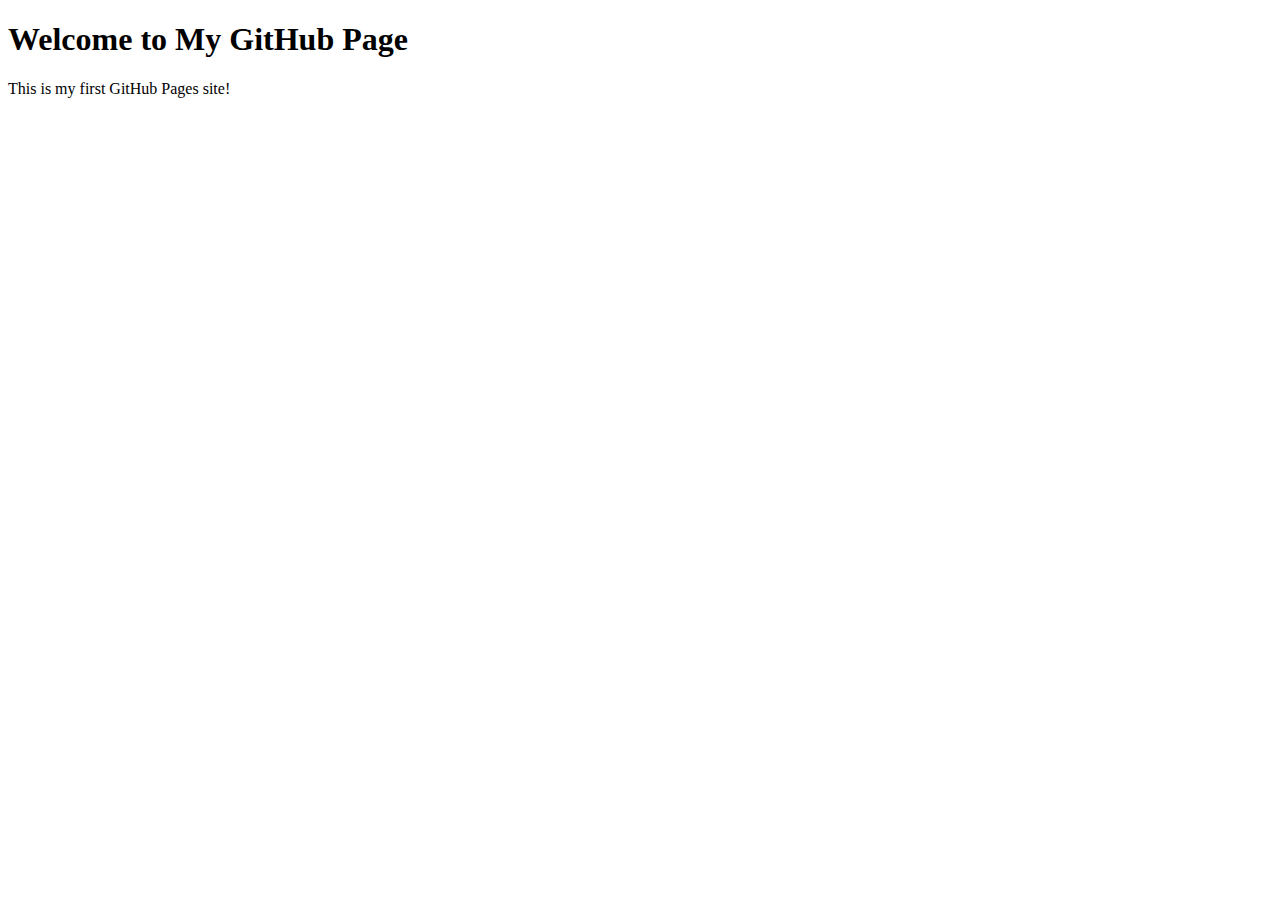
<file: index.html>
<!DOCTYPE html>
<html lang="en">
<head>
    <meta charset="UTF-8">
    <meta name="viewport" content="width=device-width, initial-scale=1.0">
    <title>My GitHub Page</title>
</head>
<body>
    <h1>Welcome to My GitHub Page</h1>
    <p>This is my first GitHub Pages site!</p>
</body>
</html>
</file>
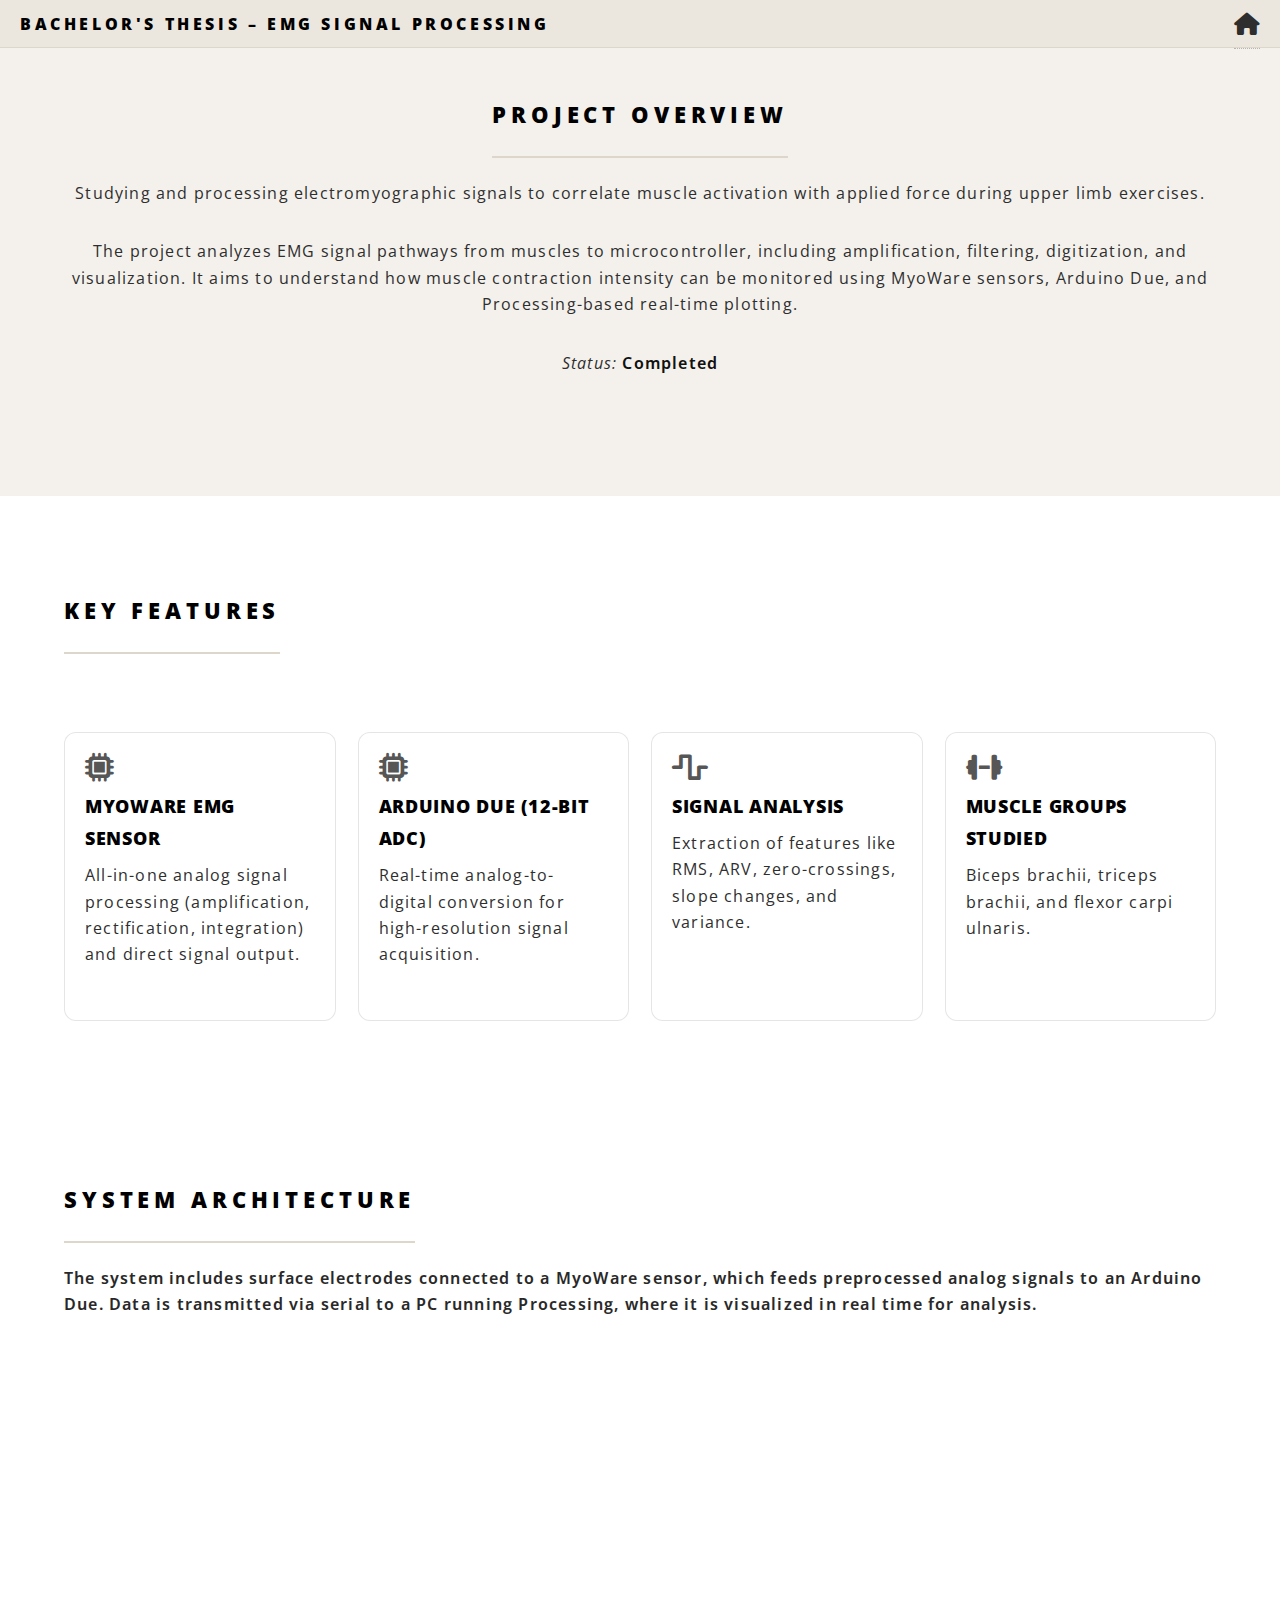
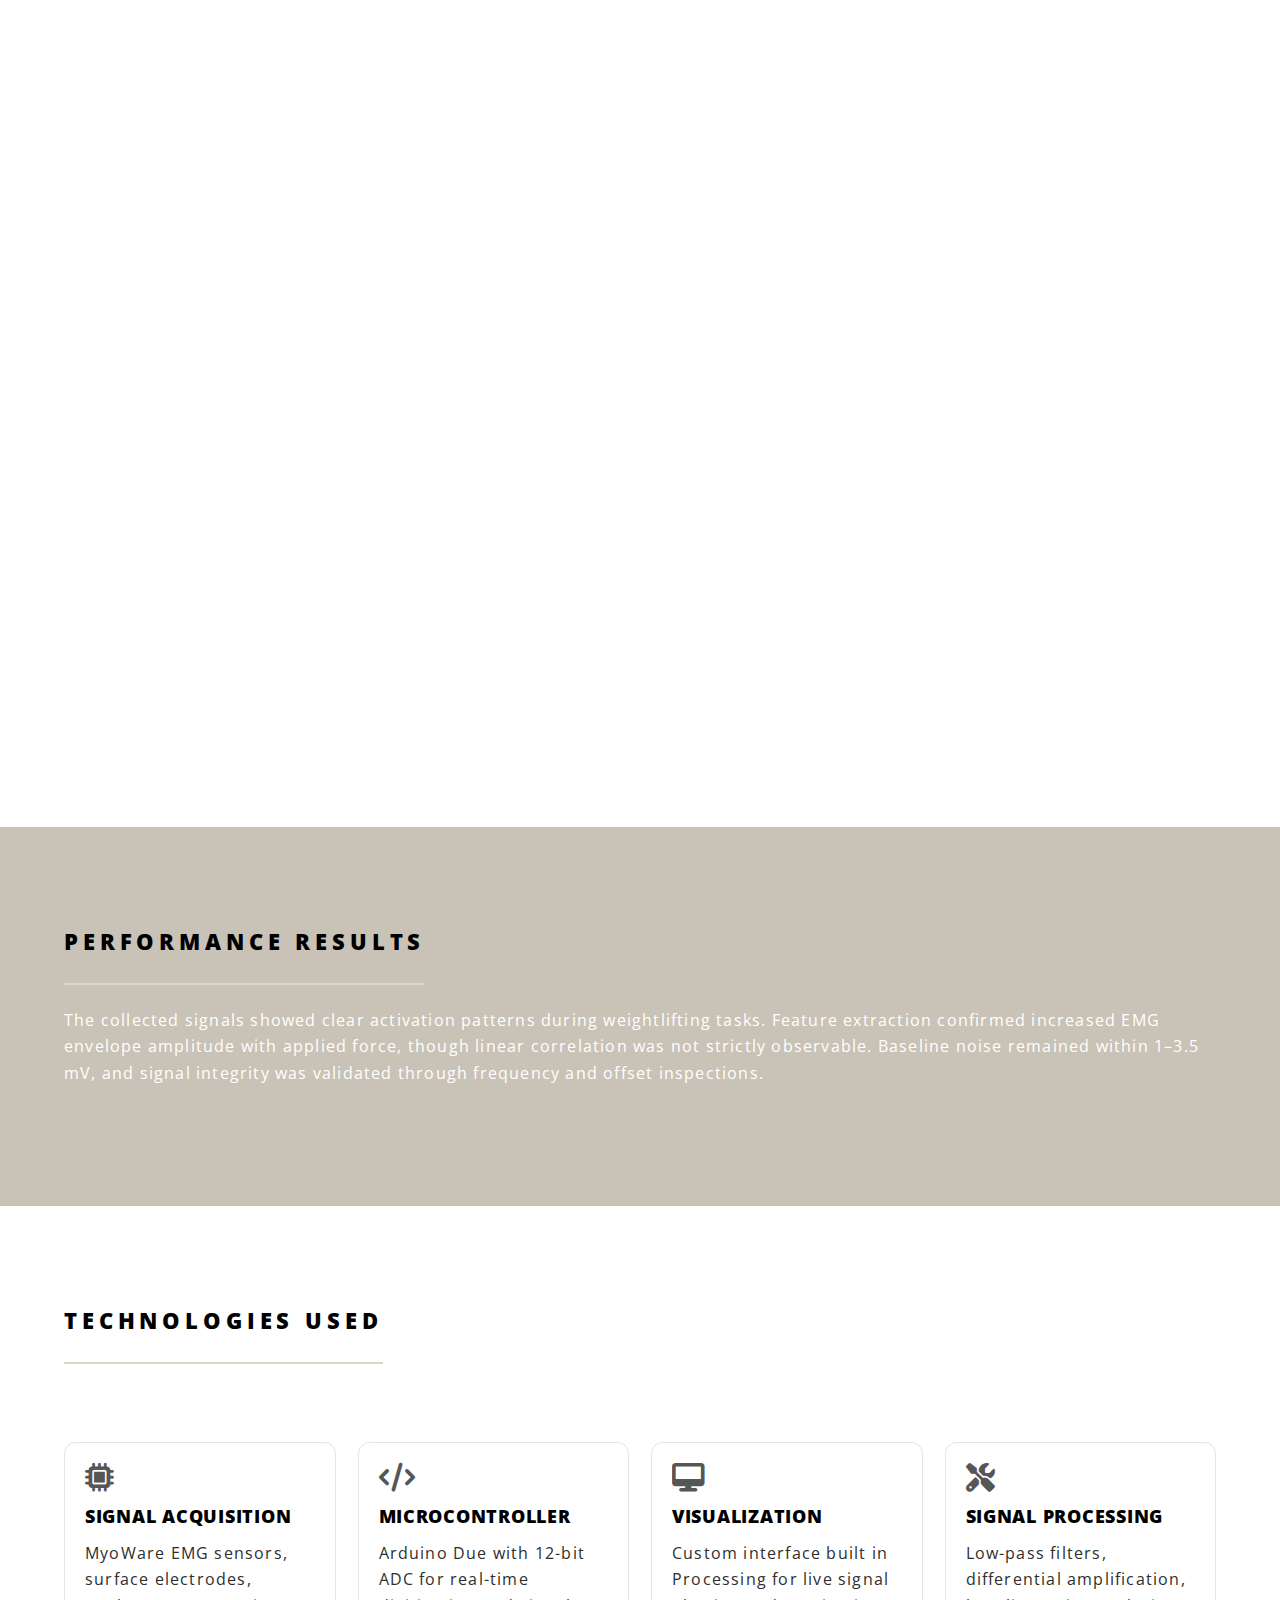
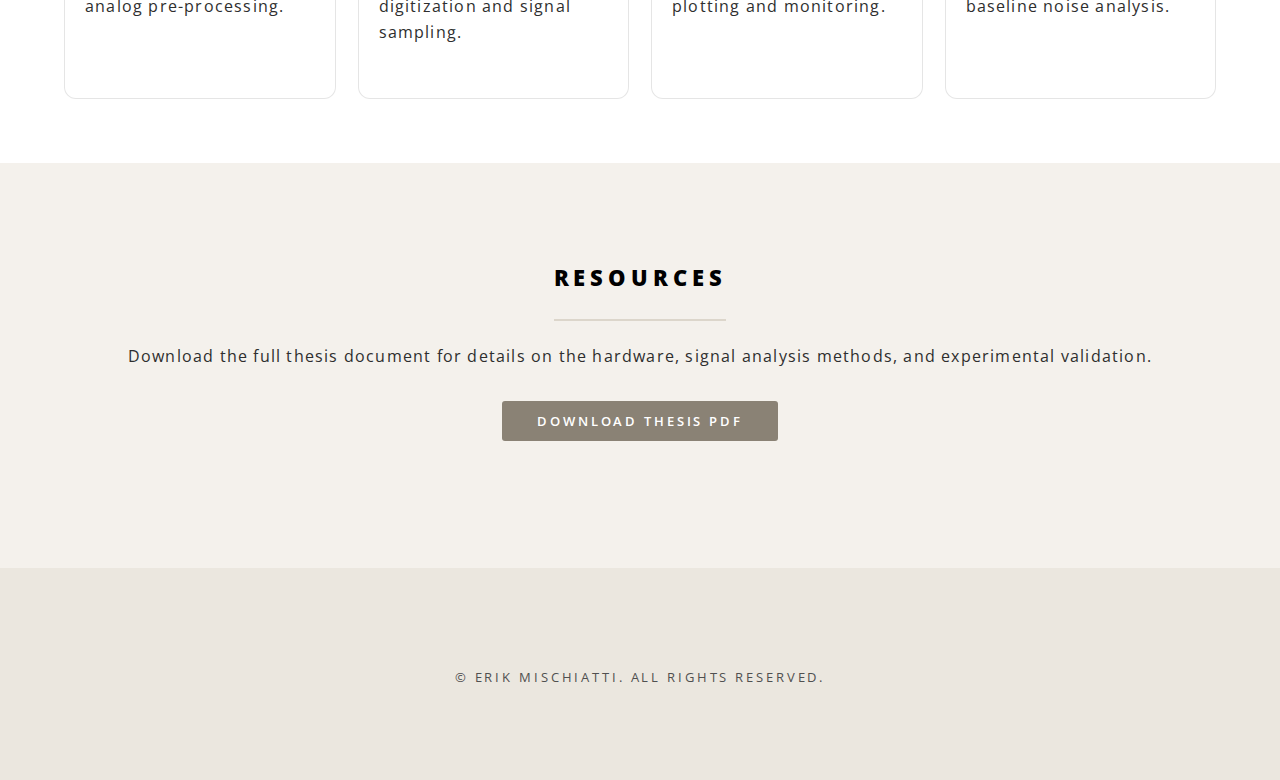
<file: pages/bachelor_thesis_project.html>
<!DOCTYPE html>
<html lang="en">
<head>
  <meta charset="UTF-8" />
  <meta name="viewport" content="width=device-width, initial-scale=1.0"/>
  <title>EMG-Based Muscle Activity Detection</title>

  <!-- CSS base + override -->
  <link rel="stylesheet" href="../assets/css/main.css">
  <link rel="stylesheet" href="../assets/css/custom.css">

  <!-- Font Awesome per le icone delle cards -->
  <link rel="preconnect" href="https://cdnjs.cloudflare.com" crossorigin>
  <link rel="stylesheet"
        href="https://cdnjs.cloudflare.com/ajax/libs/font-awesome/6.5.0/css/all.min.css"
        crossorigin="anonymous" referrerpolicy="no-referrer">
</head>
<body>

  <!-- Header -->
  <header id="header">
    <div class="inner">
      <h1>Bachelor's Thesis – EMG Signal Processing</h1>
      <a href="../index.html" class="home-icon" aria-label="Go back to Home">
      <i class="fa-solid fa-house"></i>
    </a>
    </div>
  </header>

  <!-- Main Content -->
  <div id="main">

    <!-- Project Overview -->
    <section id="overview" class="wrapper style3 special">
      <div class="inner">
        <header class="major">
          <h2>Project Overview</h2>
          <p>Studying and processing electromyographic signals to correlate muscle activation with applied force during upper limb exercises.</p>
          <p>The project analyzes EMG signal pathways from muscles to microcontroller, including amplification, filtering, digitization, and visualization. It aims to understand how muscle contraction intensity can be monitored using MyoWare sensors, Arduino Due, and Processing-based real-time plotting.</p>
          <p><em>Status:</em> <strong>Completed</strong></p>
        </header>
      </div>
    </section>

    <!-- Key Features (in cards) -->
    <section id="key-features" class="wrapper style2">
      <div class="inner">
        <header class="major">
          <h2>Key Features</h2>
        </header>

        <!-- Usa la stessa griglia/card della home -->
        <div class="card-grid">
          <article class="card" tabindex="0">
            <div class="card-icon"><i class="fa-solid fa-microchip" aria-hidden="true"></i></div>
            <h3>MyoWare EMG Sensor</h3>
            <p>All-in-one analog signal processing (amplification, rectification, integration) and direct signal output.</p>
          </article>

          <article class="card" tabindex="0">
            <div class="card-icon"><i class="fa-solid fa-microchip" aria-hidden="true"></i></div>
            <h3>Arduino Due (12-bit ADC)</h3>
            <p>Real-time analog-to-digital conversion for high-resolution signal acquisition.</p>
          </article>

          <article class="card" tabindex="0">
            <div class="card-icon"><i class="fa-solid fa-wave-square" aria-hidden="true"></i></div>
            <h3>Signal Analysis</h3>
            <p>Extraction of features like RMS, ARV, zero-crossings, slope changes, and variance.</p>
          </article>

          <article class="card" tabindex="0">
            <div class="card-icon"><i class="fa-solid fa-dumbbell" aria-hidden="true"></i></div>
            <h3>Muscle Groups Studied</h3>
            <p>Biceps brachii, triceps brachii, and flexor carpi ulnaris.</p>
          </article>
        </div>
      </div>
    </section>

    <!-- System Architecture -->
    <section id="architecture" class="wrapper style2">
      <div class="inner">
        <header class="major">
          <h2>System Architecture</h2>
          <p><strong> The system includes surface electrodes connected to a MyoWare sensor, which feeds preprocessed analog signals to an Arduino Due. Data is transmitted via serial to a PC running Processing, where it is visualized in real time for analysis.</p></strong>
        </header>

        <figure class="image">
          <img src="../pics/Setup.jpg" alt="EMG System Setup" loading="lazy" decoding="async">
        </figure>
      </div>
    </section>

    <!-- Results -->
    <section id="results" class="wrapper style4">
      <div class="inner">
        <header class="major">
          <h2>Performance Results</h2>
          <p>The collected signals showed clear activation patterns during weightlifting tasks. Feature extraction confirmed increased EMG envelope amplitude with applied force, though linear correlation was not strictly observable. Baseline noise remained within 1–3.5 mV, and signal integrity was validated through frequency and offset inspections.</p>
        </header>
      </div>
    </section>

    <!-- Technologies Used (in cards) -->
    <section id="technologies" class="wrapper style2">
      <div class="inner">
        <header class="major">
          <h2>Technologies Used</h2>
        </header>

        <div class="card-grid">
          <article class="card" tabindex="0">
            <div class="card-icon"><i class="fa-solid fa-microchip" aria-hidden="true"></i></div>
            <h3>Signal Acquisition</h3>
            <p>MyoWare EMG sensors, surface electrodes, analog pre-processing.</p>
          </article>

          <article class="card" tabindex="0">
            <div class="card-icon"><i class="fa-solid fa-code" aria-hidden="true"></i></div>
            <h3>Microcontroller</h3>
            <p>Arduino Due with 12-bit ADC for real-time digitization and signal sampling.</p>
          </article>

          <article class="card" tabindex="0">
            <div class="card-icon"><i class="fa-solid fa-desktop" aria-hidden="true"></i></div>
            <h3>Visualization</h3>
            <p>Custom interface built in Processing for live signal plotting and monitoring.</p>
          </article>

          <article class="card" tabindex="0">
            <div class="card-icon"><i class="fa-solid fa-tools" aria-hidden="true"></i></div>
            <h3>Signal Processing</h3>
            <p>Low-pass filters, differential amplification, baseline noise analysis.</p>
          </article>
        </div>
      </div>
    </section>

    <!-- Resources -->
    <section id="resources" class="wrapper style3 special">
      <div class="inner">
        <header class="major">
          <h2>Resources</h2>
          <p>Download the full thesis document for details on the hardware, signal analysis methods, and experimental validation.</p>
          <a href="../docs/Tesi_Erik_Mischiatti.pdf" target="_blank" class="button primary">Download Thesis PDF</a>
        </header>
      </div>
    </section>

  </div><!-- /#main -->

  <!-- Footer -->
  <footer id="footer">
    <div class="inner">
      <ul class="copyright">
        <li>&copy; Erik Mischiatti. All rights reserved.</li>
      </ul>
    </div>
  </footer>

  <!-- (Facoltativo) Inline fix minimi se non usi custom.css -->
  <style>
    /* Immagini responsive dentro alle sezioni */
    .image img { max-width: 100%; height: auto; display: block; margin: 0 auto; }

    /* Griglia card generica, uguale alla home */
    .card-grid {
      display: grid;
      grid-template-columns: repeat(auto-fit, minmax(240px, 1fr));
      gap: 22px;
    }
    .card {
      background: rgba(255,255,255,.06);
      border: 1px solid rgba(0,0,0,.1); /* bordo sottile visibile come su index */
      border-radius: 12px;
      padding: 20px;
      transition: transform .15s ease, box-shadow .15s ease, background .15s ease;
    }
    .card:hover, .card:focus-within {
      transform: translateY(-2px);
      box-shadow: 0 10px 30px rgba(0,0,0,.25);
      background: rgba(255,255,255,.08);
    }
    .card-icon { font-size: 1.8rem; margin-bottom: .5rem; opacity: .9; }
  </style>

</body>
</html>
</file>
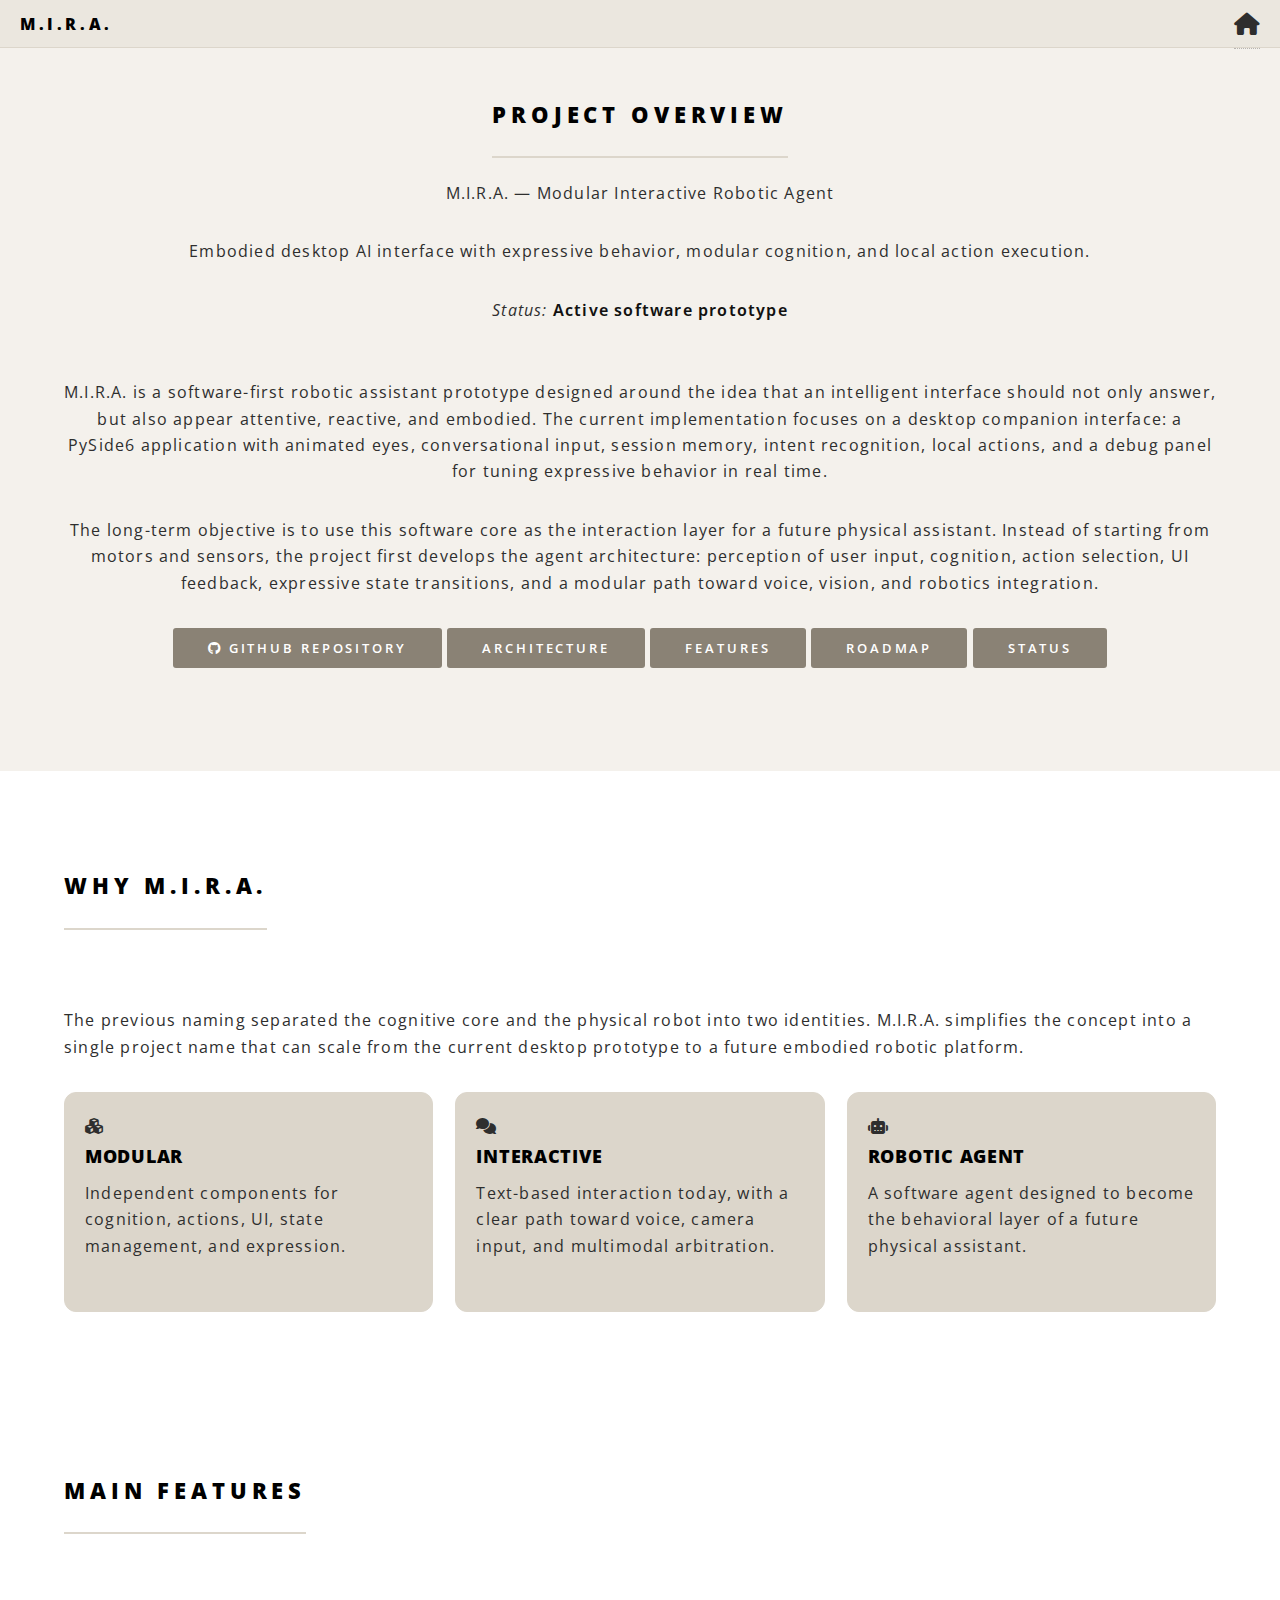
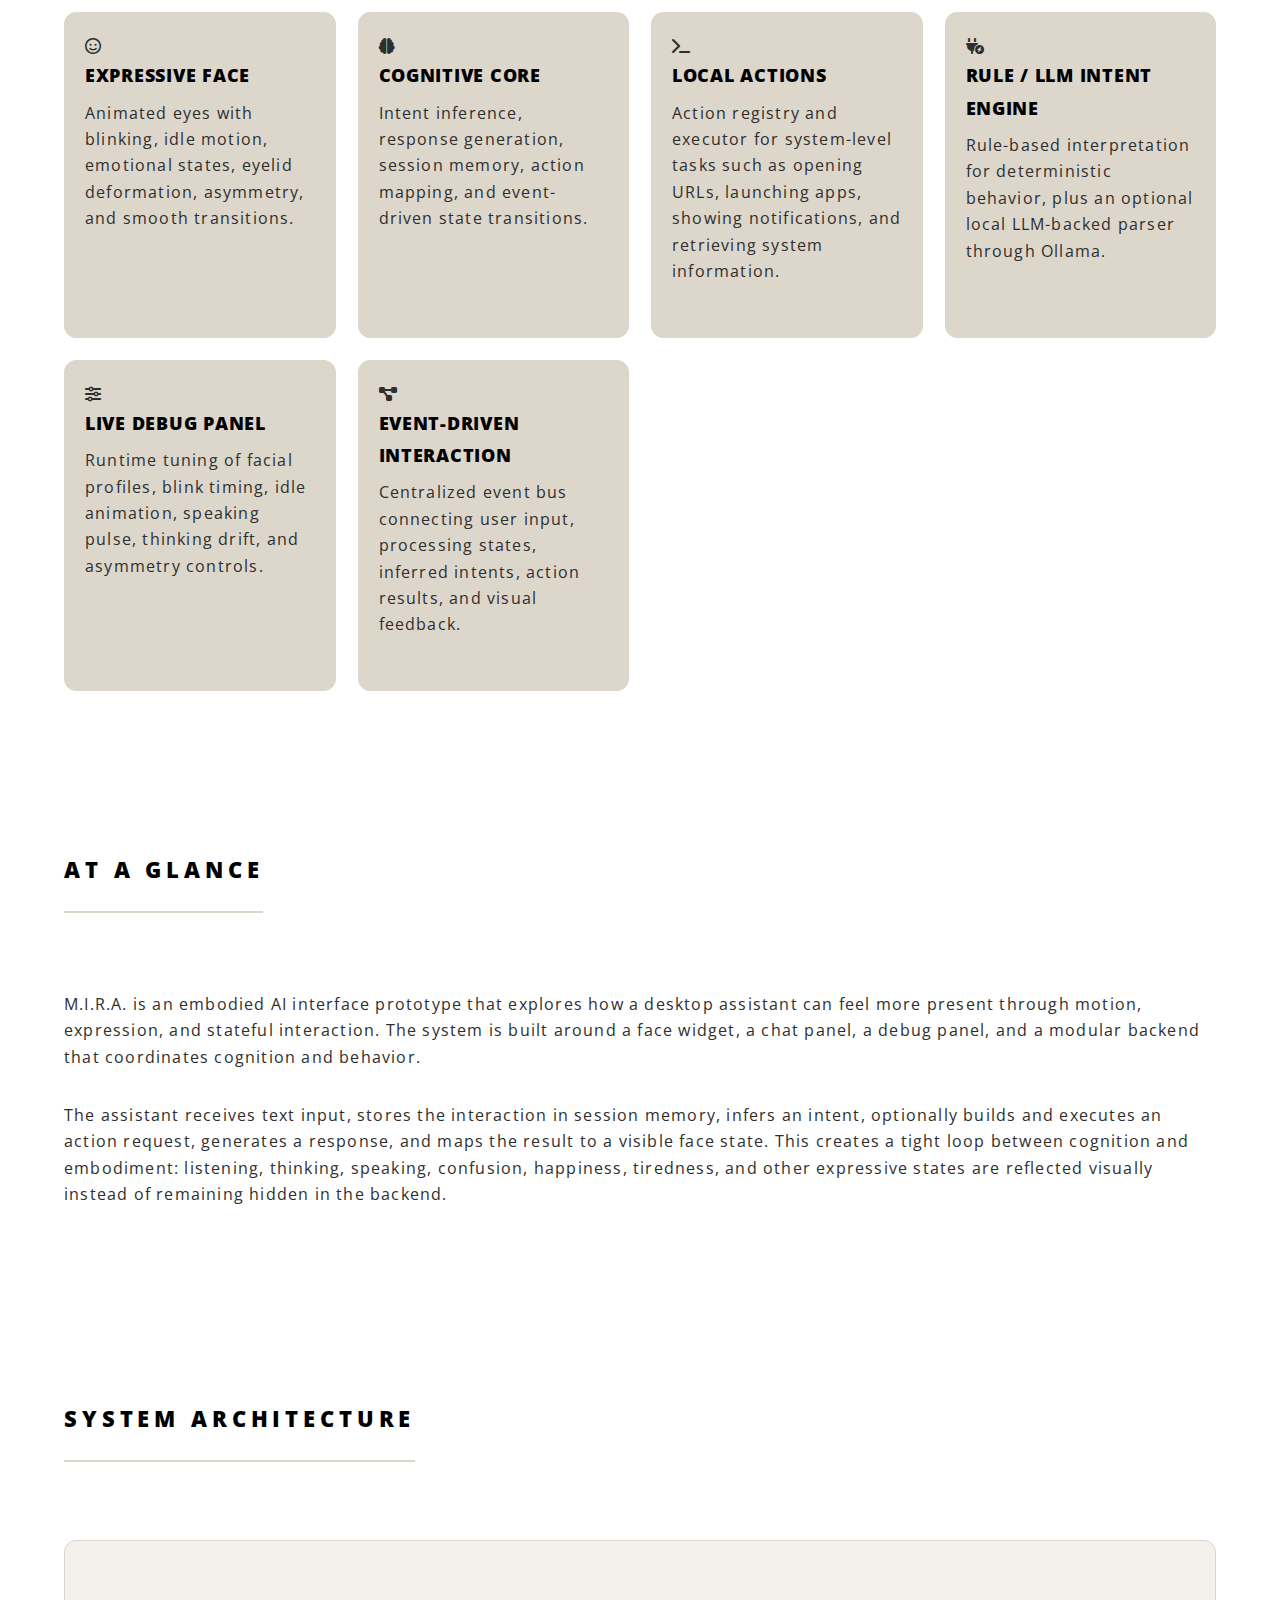
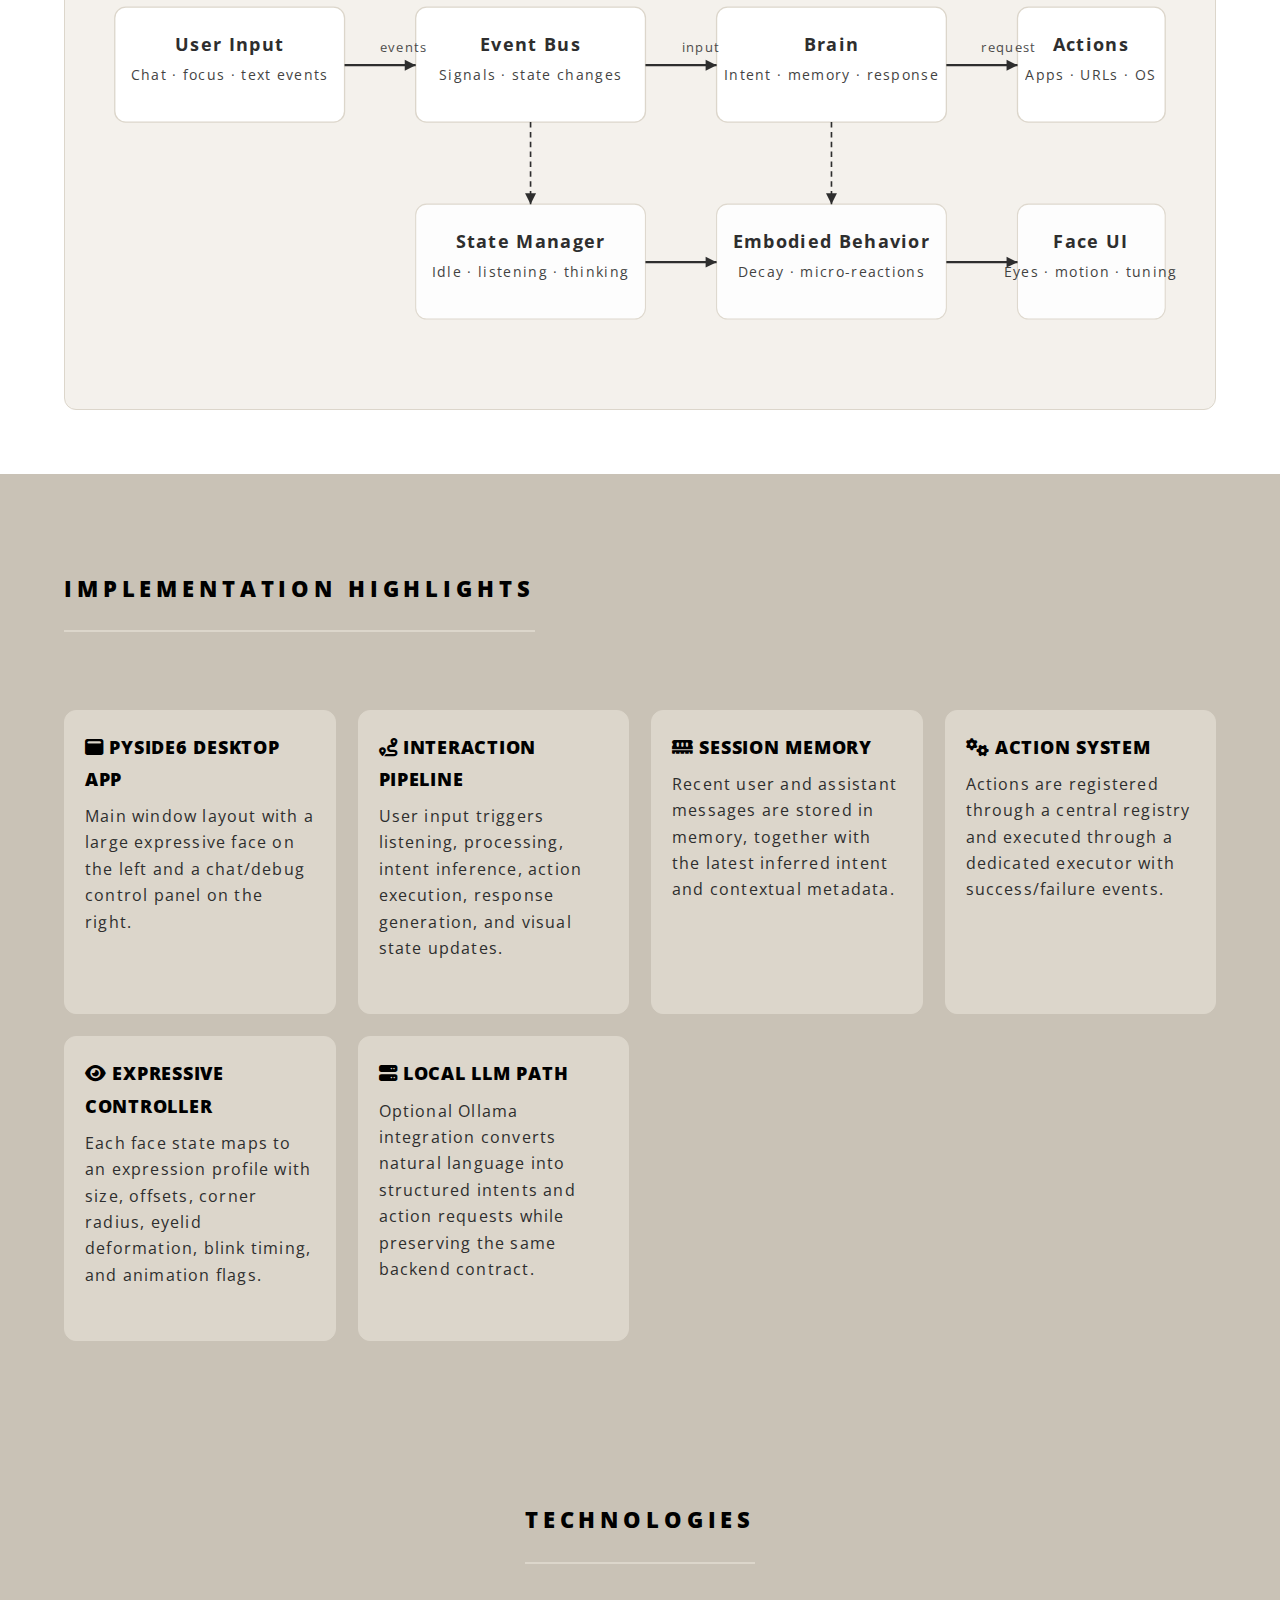
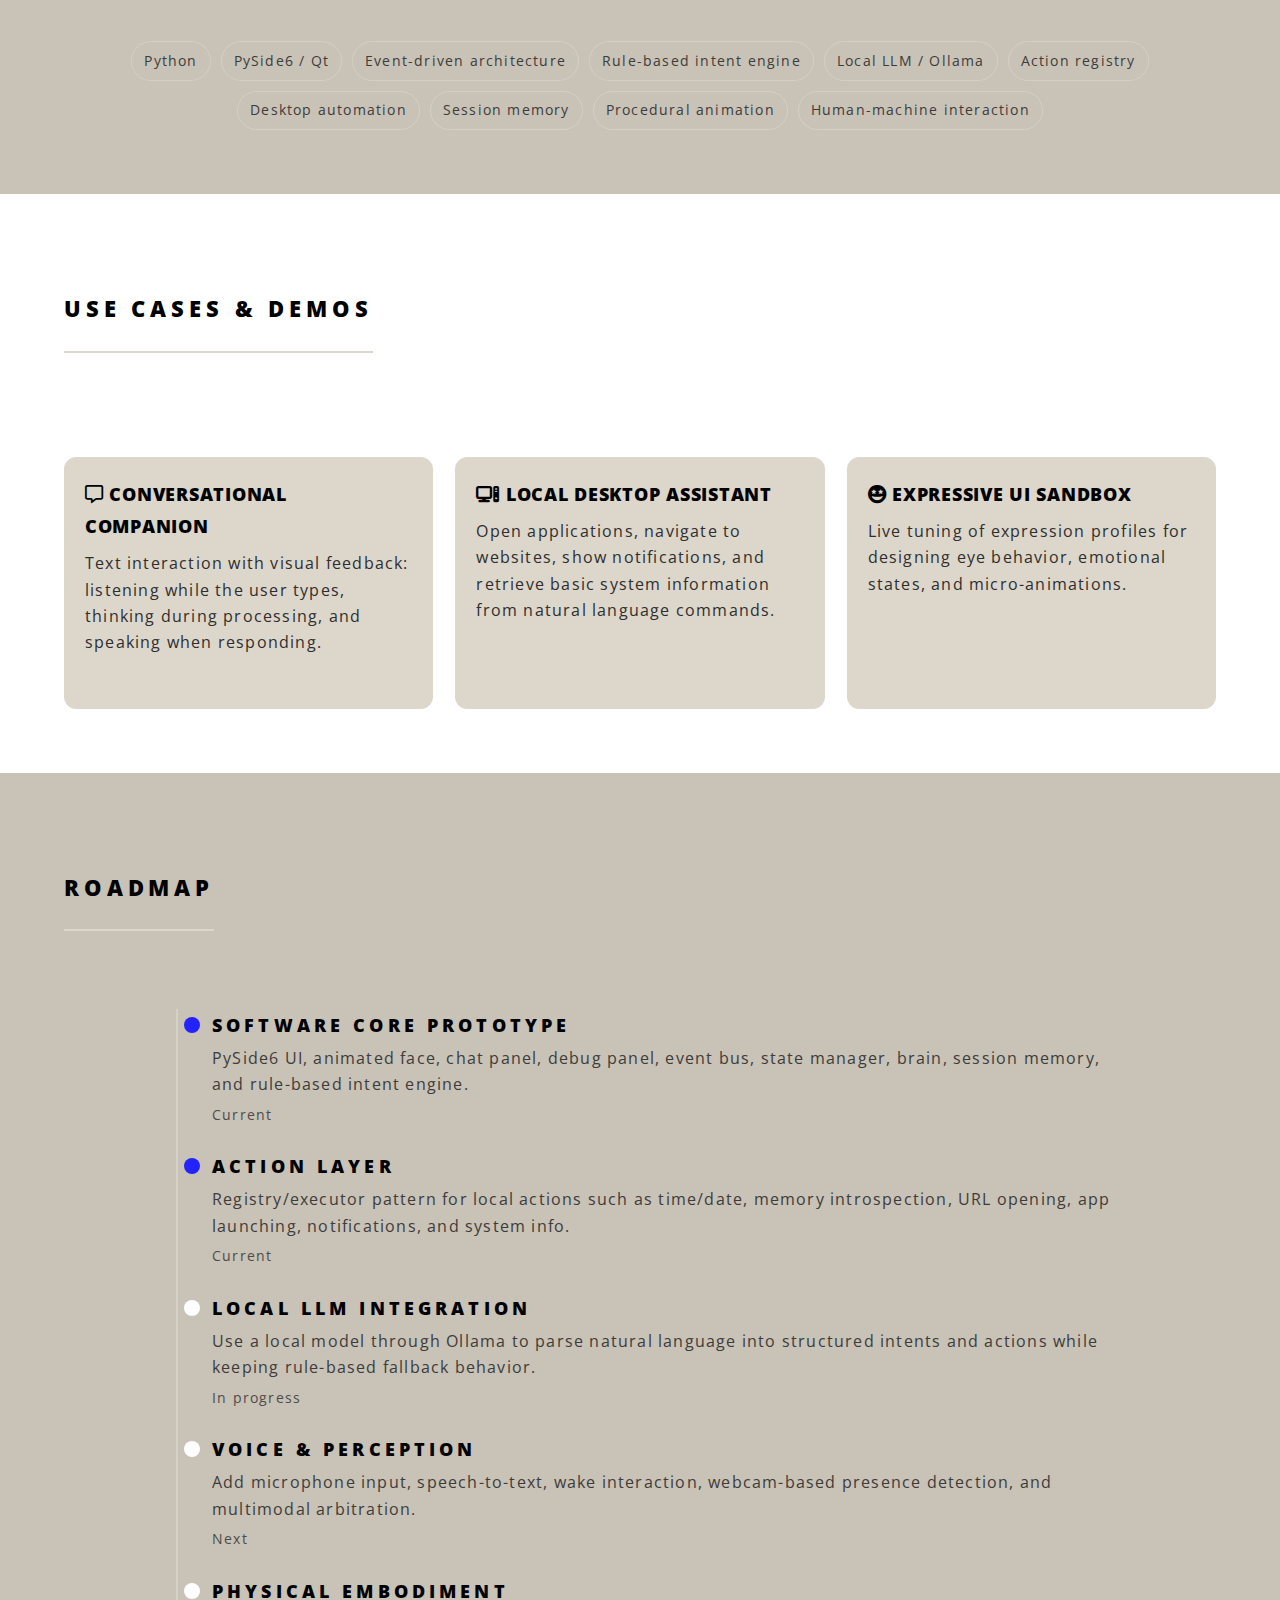
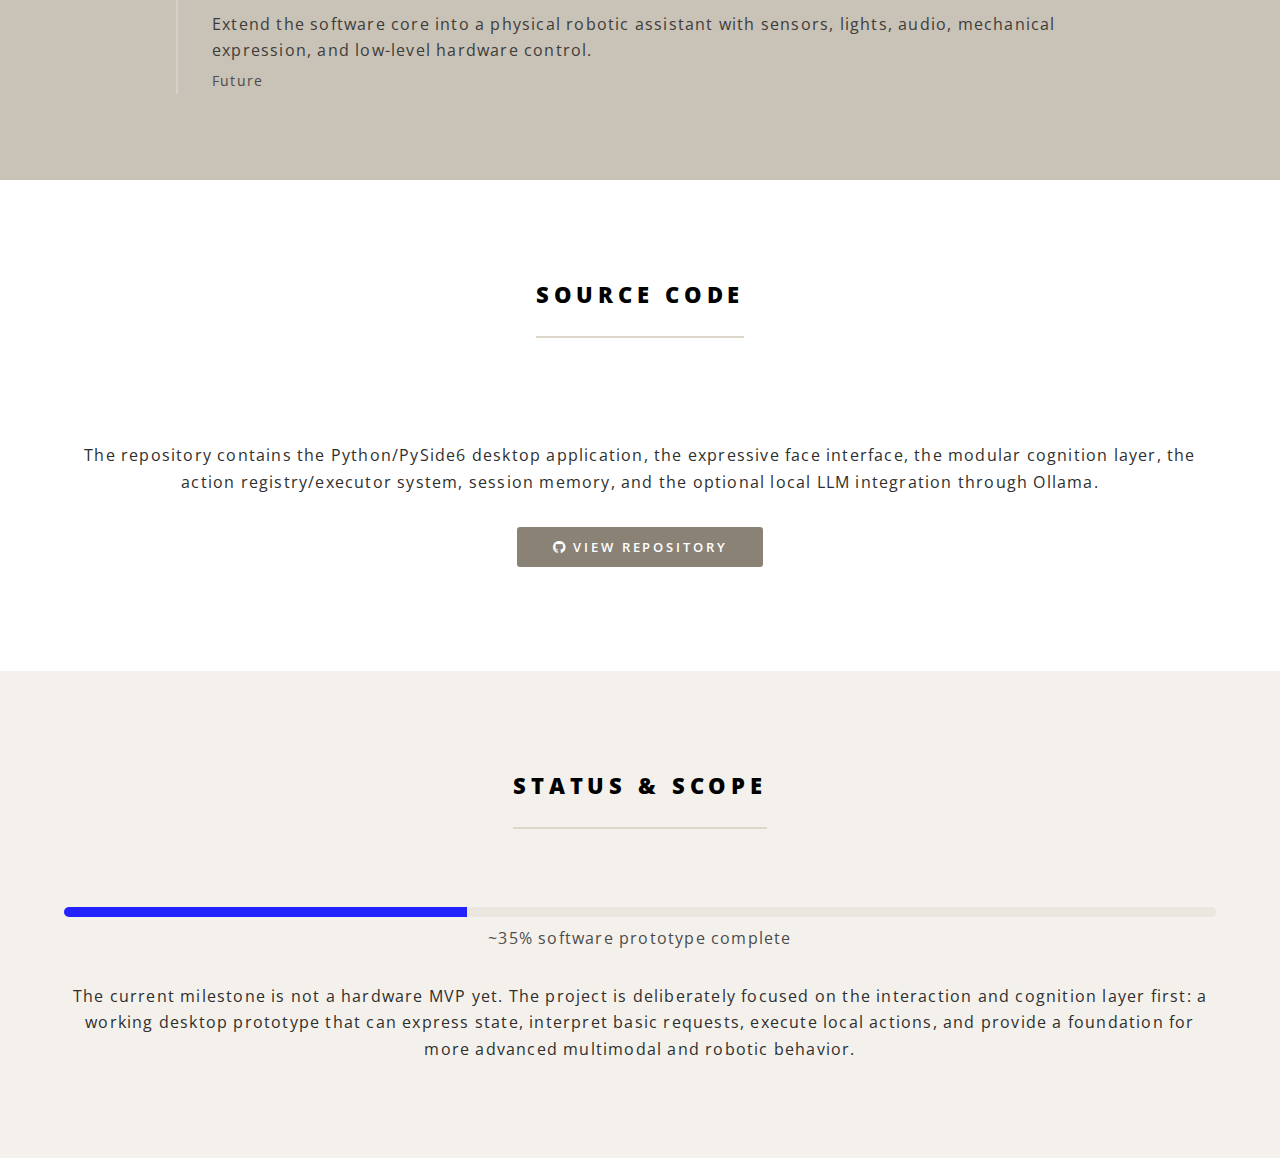
<file: pages/mira_page.html>
<!DOCTYPE html>
<html lang="en">
<head>
  <meta charset="UTF-8" />
  <meta name="viewport" content="width=device-width, initial-scale=1"/>
  <title>M.I.R.A. — Modular Interactive Robotic Agent</title>
  <meta name="description" content="M.I.R.A. is a modular embodied AI interface built in Python and PySide6. It combines an expressive animated face, event-driven interaction logic, intent recognition, session memory, local desktop actions, and a roadmap toward a future physical robotic assistant."/>

  <!-- Theme CSS -->
  <link rel="stylesheet" href="../assets/css/main.css"/>
  <link rel="stylesheet" href="../assets/css/custom.css"/>

  <!-- Font Awesome 6 -->
  <link rel="preconnect" href="https://cdnjs.cloudflare.com" crossorigin>
  <link rel="stylesheet" href="https://cdnjs.cloudflare.com/ajax/libs/font-awesome/6.5.0/css/all.min.css" crossorigin="anonymous" referrerpolicy="no-referrer"/>
</head>
<body>

  <!-- Header -->
  <header id="header">
    <div class="inner">
      <h1>M.I.R.A.</h1>
      <a href="../index.html" class="home-icon" aria-label="Go back to Home">
        <i class="fa-solid fa-house"></i>
      </a>
    </div>
  </header>

  <!-- HERO -->
  <section class="wrapper style3 special" id="overview">
    <div class="inner">
      <header class="major">
        <h2>Project Overview</h2>
        <p>M.I.R.A. — Modular Interactive Robotic Agent</p>
        <p>Embodied desktop AI interface with expressive behavior, modular cognition, and local action execution.</p>
        <p><em>Status:</em> <strong>Active software prototype</strong></p>
      </header>

      <p>
        M.I.R.A. is a software-first robotic assistant prototype designed around the idea that an intelligent interface should not only answer, but also appear attentive, reactive, and embodied. The current implementation focuses on a desktop companion interface: a PySide6 application with animated eyes, conversational input, session memory, intent recognition, local actions, and a debug panel for tuning expressive behavior in real time.
      </p>

      <p>
        The long-term objective is to use this software core as the interaction layer for a future physical assistant. Instead of starting from motors and sensors, the project first develops the agent architecture: perception of user input, cognition, action selection, UI feedback, expressive state transitions, and a modular path toward voice, vision, and robotics integration.
      </p>

      <p class="actions" style="margin-top:1rem;">
        <a class="button primary" href="https://github.com/ErikMischiatti/M.I.R.A" target="_blank" rel="noopener noreferrer" aria-label="Open M.I.R.A. GitHub repository">
          <i class="fa-brands fa-github" aria-hidden="true"></i> GitHub Repository
        </a>
        <a class="button primary" href="#architecture" aria-label="Skip to architecture section">Architecture</a>
        <a class="button primary" href="#features" aria-label="Skip to features section">Features</a>
        <a class="button primary" href="#roadmap" aria-label="Skip to roadmap section">Roadmap</a>
        <a class="button primary" href="#status" aria-label="Skip to status section">Status</a>
      </p>

    </div>
  </section>

  <!-- NAME / POSITIONING -->
  <section class="wrapper style2" id="positioning">
    <div class="inner">
      <header class="major">
        <h2>Why M.I.R.A.</h2>
      </header>

      <p>
        The previous naming separated the cognitive core and the physical robot into two identities. M.I.R.A. simplifies the concept into a single project name that can scale from the current desktop prototype to a future embodied robotic platform.
      </p>

      <div class="grid-3">
        <article class="card feature-card" tabindex="0">
          <div class="feature-icon"><i class="fa-solid fa-cubes" aria-hidden="true"></i></div>
          <h3 class="feature-title">Modular</h3>
          <p>Independent components for cognition, actions, UI, state management, and expression.</p>
        </article>

        <article class="card feature-card" tabindex="0">
          <div class="feature-icon"><i class="fa-solid fa-comments" aria-hidden="true"></i></div>
          <h3 class="feature-title">Interactive</h3>
          <p>Text-based interaction today, with a clear path toward voice, camera input, and multimodal arbitration.</p>
        </article>

        <article class="card feature-card" tabindex="0">
          <div class="feature-icon"><i class="fa-solid fa-robot" aria-hidden="true"></i></div>
          <h3 class="feature-title">Robotic Agent</h3>
          <p>A software agent designed to become the behavioral layer of a future physical assistant.</p>
        </article>
      </div>
    </div>
  </section>

  <!-- MAIN FEATURES -->
  <section class="wrapper style2" id="features">
    <div class="inner">
      <header class="major">
        <h2>Main Features</h2>
      </header>

      <div class="grid-3">
        <article class="card feature-card" tabindex="0">
          <div class="feature-icon"><i class="fa-regular fa-face-smile" aria-hidden="true"></i></div>
          <h3 class="feature-title">Expressive Face</h3>
          <p>Animated eyes with blinking, idle motion, emotional states, eyelid deformation, asymmetry, and smooth transitions.</p>
        </article>

        <article class="card feature-card" tabindex="0">
          <div class="feature-icon"><i class="fa-solid fa-brain" aria-hidden="true"></i></div>
          <h3 class="feature-title">Cognitive Core</h3>
          <p>Intent inference, response generation, session memory, action mapping, and event-driven state transitions.</p>
        </article>

        <article class="card feature-card" tabindex="0">
          <div class="feature-icon"><i class="fa-solid fa-terminal" aria-hidden="true"></i></div>
          <h3 class="feature-title">Local Actions</h3>
          <p>Action registry and executor for system-level tasks such as opening URLs, launching apps, showing notifications, and retrieving system information.</p>
        </article>

        <article class="card feature-card" tabindex="0">
          <div class="feature-icon"><i class="fa-solid fa-plug-circle-bolt" aria-hidden="true"></i></div>
          <h3 class="feature-title">Rule / LLM Intent Engine</h3>
          <p>Rule-based interpretation for deterministic behavior, plus an optional local LLM-backed parser through Ollama.</p>
        </article>

        <article class="card feature-card" tabindex="0">
          <div class="feature-icon"><i class="fa-solid fa-sliders" aria-hidden="true"></i></div>
          <h3 class="feature-title">Live Debug Panel</h3>
          <p>Runtime tuning of facial profiles, blink timing, idle animation, speaking pulse, thinking drift, and asymmetry controls.</p>
        </article>

        <article class="card feature-card" tabindex="0">
          <div class="feature-icon"><i class="fa-solid fa-diagram-project" aria-hidden="true"></i></div>
          <h3 class="feature-title">Event-Driven Interaction</h3>
          <p>Centralized event bus connecting user input, processing states, inferred intents, action results, and visual feedback.</p>
        </article>
      </div>
    </div>
  </section>

  <!-- AT A GLANCE -->
  <section class="wrapper style2" id="glance">
    <div class="inner">
      <header class="major">
        <h2>At a Glance</h2>
      </header>

      <p>
        M.I.R.A. is an embodied AI interface prototype that explores how a desktop assistant can feel more present through motion, expression, and stateful interaction. The system is built around a face widget, a chat panel, a debug panel, and a modular backend that coordinates cognition and behavior.
      </p>

      <p>
        The assistant receives text input, stores the interaction in session memory, infers an intent, optionally builds and executes an action request, generates a response, and maps the result to a visible face state. This creates a tight loop between cognition and embodiment: listening, thinking, speaking, confusion, happiness, tiredness, and other expressive states are reflected visually instead of remaining hidden in the backend.
      </p>
    </div>
  </section>

  <!-- ARCHITECTURE DIAGRAM -->
  <section class="wrapper style2" id="architecture">
    <div class="inner">
      <header class="major">
        <h2>System Architecture</h2>
      </header>

      <div class="block-diagram">
        <svg viewBox="0 0 1040 410" preserveAspectRatio="xMidYMid meet" role="img" aria-labelledby="arch-title arch-desc">
          <title id="arch-title">M.I.R.A. software architecture</title>
          <desc id="arch-desc">User input is processed by the interaction layer, cognition layer, action system, and expressive face controller through an event-driven architecture.</desc>

          <!-- Row 1 -->
          <rect x="40" y="55" width="210" height="105" rx="10" class="bd-rect"/>
          <text x="145" y="95" class="bd-title">User Input</text>
          <text x="145" y="122" class="bd-text">Chat · focus · text events</text>

          <rect x="315" y="55" width="210" height="105" rx="10" class="bd-rect"/>
          <text x="420" y="95" class="bd-title">Event Bus</text>
          <text x="420" y="122" class="bd-text">Signals · state changes</text>

          <rect x="590" y="55" width="210" height="105" rx="10" class="bd-rect"/>
          <text x="695" y="95" class="bd-title">Brain</text>
          <text x="695" y="122" class="bd-text">Intent · memory · response</text>

          <rect x="865" y="55" width="135" height="105" rx="10" class="bd-rect"/>
          <text x="932" y="95" class="bd-title">Actions</text>
          <text x="932" y="122" class="bd-text">Apps · URLs · OS</text>

          <!-- Row 2 -->
          <rect x="315" y="235" width="210" height="105" rx="10" class="bd-rect--secondary"/>
          <text x="420" y="275" class="bd-title">State Manager</text>
          <text x="420" y="302" class="bd-text">Idle · listening · thinking</text>

          <rect x="590" y="235" width="210" height="105" rx="10" class="bd-rect--secondary"/>
          <text x="695" y="275" class="bd-title">Embodied Behavior</text>
          <text x="695" y="302" class="bd-text">Decay · micro-reactions</text>

          <rect x="865" y="235" width="135" height="105" rx="10" class="bd-rect--secondary"/>
          <text x="932" y="275" class="bd-title">Face UI</text>
          <text x="932" y="302" class="bd-text">Eyes · motion · tuning</text>

          <!-- Arrows -->
          <line x1="250" y1="108" x2="315" y2="108" class="bd-arrow"/>
          <polygon points="315,108 305,103 305,113" class="bd-arrow-head"/>
          <text x="282" y="96" class="bd-arrow-label">events</text>

          <line x1="525" y1="108" x2="590" y2="108" class="bd-arrow"/>
          <polygon points="590,108 580,103 580,113" class="bd-arrow-head"/>
          <text x="558" y="96" class="bd-arrow-label">input</text>

          <line x1="800" y1="108" x2="865" y2="108" class="bd-arrow"/>
          <polygon points="865,108 855,103 855,113" class="bd-arrow-head"/>
          <text x="832" y="96" class="bd-arrow-label">request</text>

          <line x1="420" y1="160" x2="420" y2="235" class="bd-arrow--dashed"/>
          <polygon points="420,235 415,225 425,225" class="bd-arrow-head"/>

          <line x1="525" y1="288" x2="590" y2="288" class="bd-arrow"/>
          <polygon points="590,288 580,283 580,293" class="bd-arrow-head"/>

          <line x1="800" y1="288" x2="865" y2="288" class="bd-arrow"/>
          <polygon points="865,288 855,283 855,293" class="bd-arrow-head"/>

          <line x1="695" y1="160" x2="695" y2="235" class="bd-arrow--dashed"/>
          <polygon points="695,235 690,225 700,225" class="bd-arrow-head"/>
        </svg>
      </div>
    </div>
  </section>

  <!-- IMPLEMENTATION DETAILS -->
  <section class="wrapper style4" id="implementation">
    <div class="inner">
      <header class="major">
        <h2>Implementation Highlights</h2>
      </header>

      <div class="grid-3">
        <article class="card demo-card" tabindex="0">
          <h3 class="demo-title"><i class="fa-solid fa-window-maximize" aria-hidden="true"></i> PySide6 Desktop App</h3>
          <p>Main window layout with a large expressive face on the left and a chat/debug control panel on the right.</p>
        </article>

        <article class="card demo-card" tabindex="0">
          <h3 class="demo-title"><i class="fa-solid fa-route" aria-hidden="true"></i> Interaction Pipeline</h3>
          <p>User input triggers listening, processing, intent inference, action execution, response generation, and visual state updates.</p>
        </article>

        <article class="card demo-card" tabindex="0">
          <h3 class="demo-title"><i class="fa-solid fa-memory" aria-hidden="true"></i> Session Memory</h3>
          <p>Recent user and assistant messages are stored in memory, together with the latest inferred intent and contextual metadata.</p>
        </article>

        <article class="card demo-card" tabindex="0">
          <h3 class="demo-title"><i class="fa-solid fa-gears" aria-hidden="true"></i> Action System</h3>
          <p>Actions are registered through a central registry and executed through a dedicated executor with success/failure events.</p>
        </article>

        <article class="card demo-card" tabindex="0">
          <h3 class="demo-title"><i class="fa-solid fa-eye" aria-hidden="true"></i> Expressive Controller</h3>
          <p>Each face state maps to an expression profile with size, offsets, corner radius, eyelid deformation, blink timing, and animation flags.</p>
        </article>

        <article class="card demo-card" tabindex="0">
          <h3 class="demo-title"><i class="fa-solid fa-server" aria-hidden="true"></i> Local LLM Path</h3>
          <p>Optional Ollama integration converts natural language into structured intents and action requests while preserving the same backend contract.</p>
        </article>
      </div>
    </div>
  </section>

  <!-- TECHNOLOGIES -->
  <section class="wrapper style4 special" id="tech">
    <div class="inner">
      <header class="major">
        <h2>Technologies</h2>
      </header>

      <div class="tags" role="list" aria-label="Technologies used in the project">
        <span class="tag" role="listitem">Python</span>
        <span class="tag" role="listitem">PySide6 / Qt</span>
        <span class="tag" role="listitem">Event-driven architecture</span>
        <span class="tag" role="listitem">Rule-based intent engine</span>
        <span class="tag" role="listitem">Local LLM / Ollama</span>
        <span class="tag" role="listitem">Action registry</span>
        <span class="tag" role="listitem">Desktop automation</span>
        <span class="tag" role="listitem">Session memory</span>
        <span class="tag" role="listitem">Procedural animation</span>
        <span class="tag" role="listitem">Human-machine interaction</span>
      </div>
    </div>
  </section>

  <!-- USE CASES -->
  <section class="wrapper style2" id="use-cases">
    <div class="inner">
      <header class="major">
        <h2>Use Cases & Demos</h2>
        <p>Current and planned demonstrations for the embodied assistant prototype.</p>
      </header>

      <div class="grid-3">
        <article class="card demo-card" tabindex="0">
          <h3 class="demo-title"><i class="fa-regular fa-message" aria-hidden="true"></i> Conversational Companion</h3>
          <p>Text interaction with visual feedback: listening while the user types, thinking during processing, and speaking when responding.</p>
        </article>

        <article class="card demo-card" tabindex="0">
          <h3 class="demo-title"><i class="fa-solid fa-computer" aria-hidden="true"></i> Local Desktop Assistant</h3>
          <p>Open applications, navigate to websites, show notifications, and retrieve basic system information from natural language commands.</p>
        </article>

        <article class="card demo-card" tabindex="0">
          <h3 class="demo-title"><i class="fa-solid fa-face-grin-stars" aria-hidden="true"></i> Expressive UI Sandbox</h3>
          <p>Live tuning of expression profiles for designing eye behavior, emotional states, and micro-animations.</p>
        </article>
      </div>
    </div>
  </section>

  <!-- ROADMAP -->
  <section class="wrapper style4" id="roadmap">
    <div class="inner">
      <header class="major">
        <h2>Roadmap</h2>
      </header>

      <div class="timeline" aria-label="Project roadmap timeline">
        <div class="tl-item">
          <div class="tl-dot is-current" aria-hidden="true"></div>
          <div class="tl-content">
            <h3>Software Core Prototype</h3>
            <p>PySide6 UI, animated face, chat panel, debug panel, event bus, state manager, brain, session memory, and rule-based intent engine.</p>
            <div class="tl-meta">Current</div>
          </div>
        </div>

        <div class="tl-item">
          <div class="tl-dot is-current" aria-hidden="true"></div>
          <div class="tl-content">
            <h3>Action Layer</h3>
            <p>Registry/executor pattern for local actions such as time/date, memory introspection, URL opening, app launching, notifications, and system info.</p>
            <div class="tl-meta">Current</div>
          </div>
        </div>

        <div class="tl-item">
          <div class="tl-dot" aria-hidden="true"></div>
          <div class="tl-content">
            <h3>Local LLM Integration</h3>
            <p>Use a local model through Ollama to parse natural language into structured intents and actions while keeping rule-based fallback behavior.</p>
            <div class="tl-meta">In progress</div>
          </div>
        </div>

        <div class="tl-item">
          <div class="tl-dot" aria-hidden="true"></div>
          <div class="tl-content">
            <h3>Voice & Perception</h3>
            <p>Add microphone input, speech-to-text, wake interaction, webcam-based presence detection, and multimodal arbitration.</p>
            <div class="tl-meta">Next</div>
          </div>
        </div>

        <div class="tl-item">
          <div class="tl-dot" aria-hidden="true"></div>
          <div class="tl-content">
            <h3>Physical Embodiment</h3>
            <p>Extend the software core into a physical robotic assistant with sensors, lights, audio, mechanical expression, and low-level hardware control.</p>
            <div class="tl-meta">Future</div>
          </div>
        </div>
      </div>
    </div>
  </section>

  <!-- SOURCE CODE -->
  <section class="wrapper style2 special" id="source-code">
    <div class="inner">
      <header class="major">
        <h2>Source Code</h2>
        <p>The M.I.R.A. software prototype is publicly available on GitHub under the MIT License.</p>
      </header>

      <p>
        The repository contains the Python/PySide6 desktop application, the expressive face interface,
        the modular cognition layer, the action registry/executor system, session memory, and the optional
        local LLM integration through Ollama.
      </p>

      <p class="actions" style="margin-top:1rem;">
        <a class="button primary" href="https://github.com/ErikMischiatti/M.I.R.A" target="_blank" rel="noopener noreferrer" aria-label="Open M.I.R.A. GitHub repository">
          <i class="fa-brands fa-github" aria-hidden="true"></i> View Repository
        </a>
      </p>
    </div>
  </section>

  <!-- STATUS -->
  <section class="wrapper style3 special" id="status">
    <div class="inner">
      <header class="major">
        <h2>Status &amp; Scope</h2>
      </header>

      <div class="progress" title="Software prototype progress" aria-label="Software prototype progress">
        <span style="width: 35%;" aria-hidden="true"></span>
      </div>
      <p style="margin-top:.5rem; opacity:.85;"><small>~35% software prototype complete</small></p>

      <p>
        The current milestone is not a hardware MVP yet. The project is deliberately focused on the interaction and cognition layer first: a working desktop prototype that can express state, interpret basic requests, execute local actions, and provide a foundation for more advanced multimodal and robotic behavior.
      </p>
    </div>
  </section>

  <!-- Scripts base tema -->
  <script src="../assets/js/jquery.min.js"></script>
  <script src="../assets/js/jquery.scrollex.min.js"></script>
  <script src="../assets/js/jquery.scrolly.min.js"></script>
  <script src="../assets/js/browser.min.js"></script>
  <script src="../assets/js/breakpoints.min.js"></script>
  <script src="../assets/js/util.js"></script>
  <script src="../assets/js/main.js"></script>
</body>
</html>
</file>
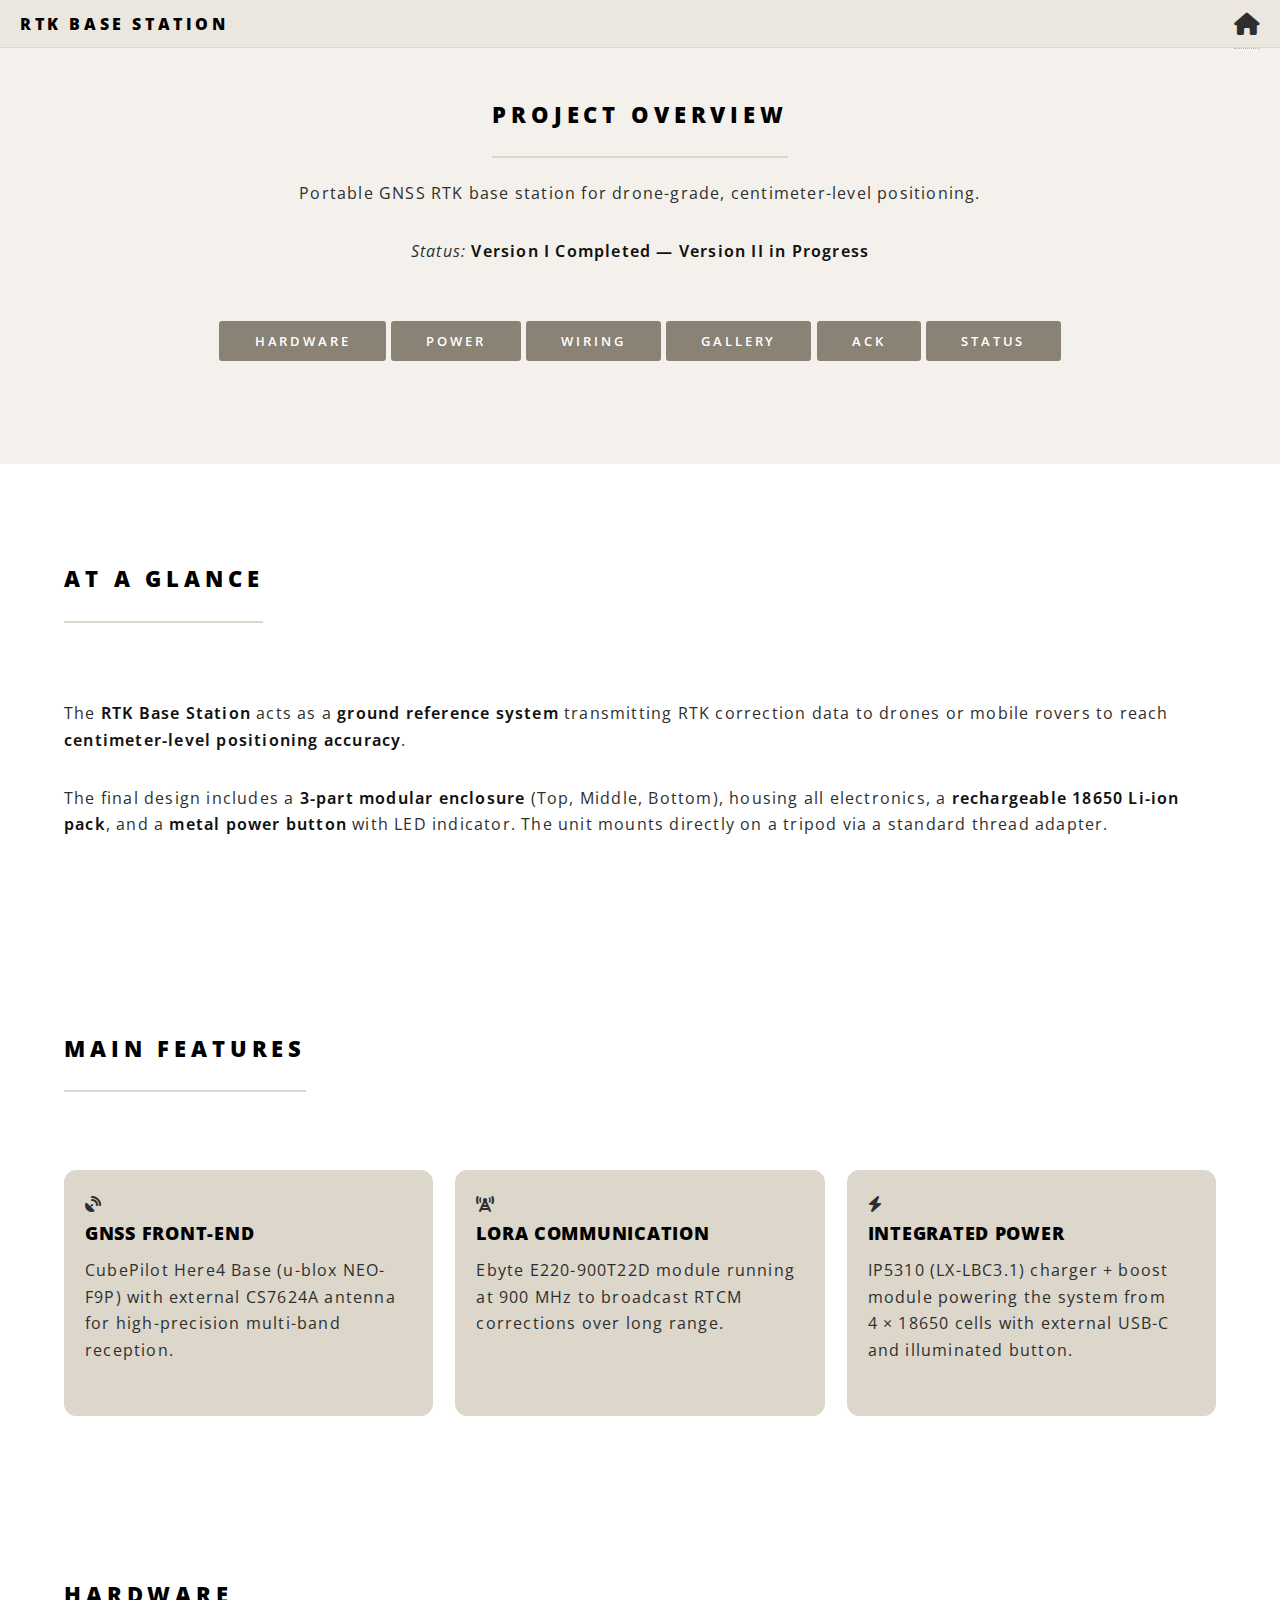
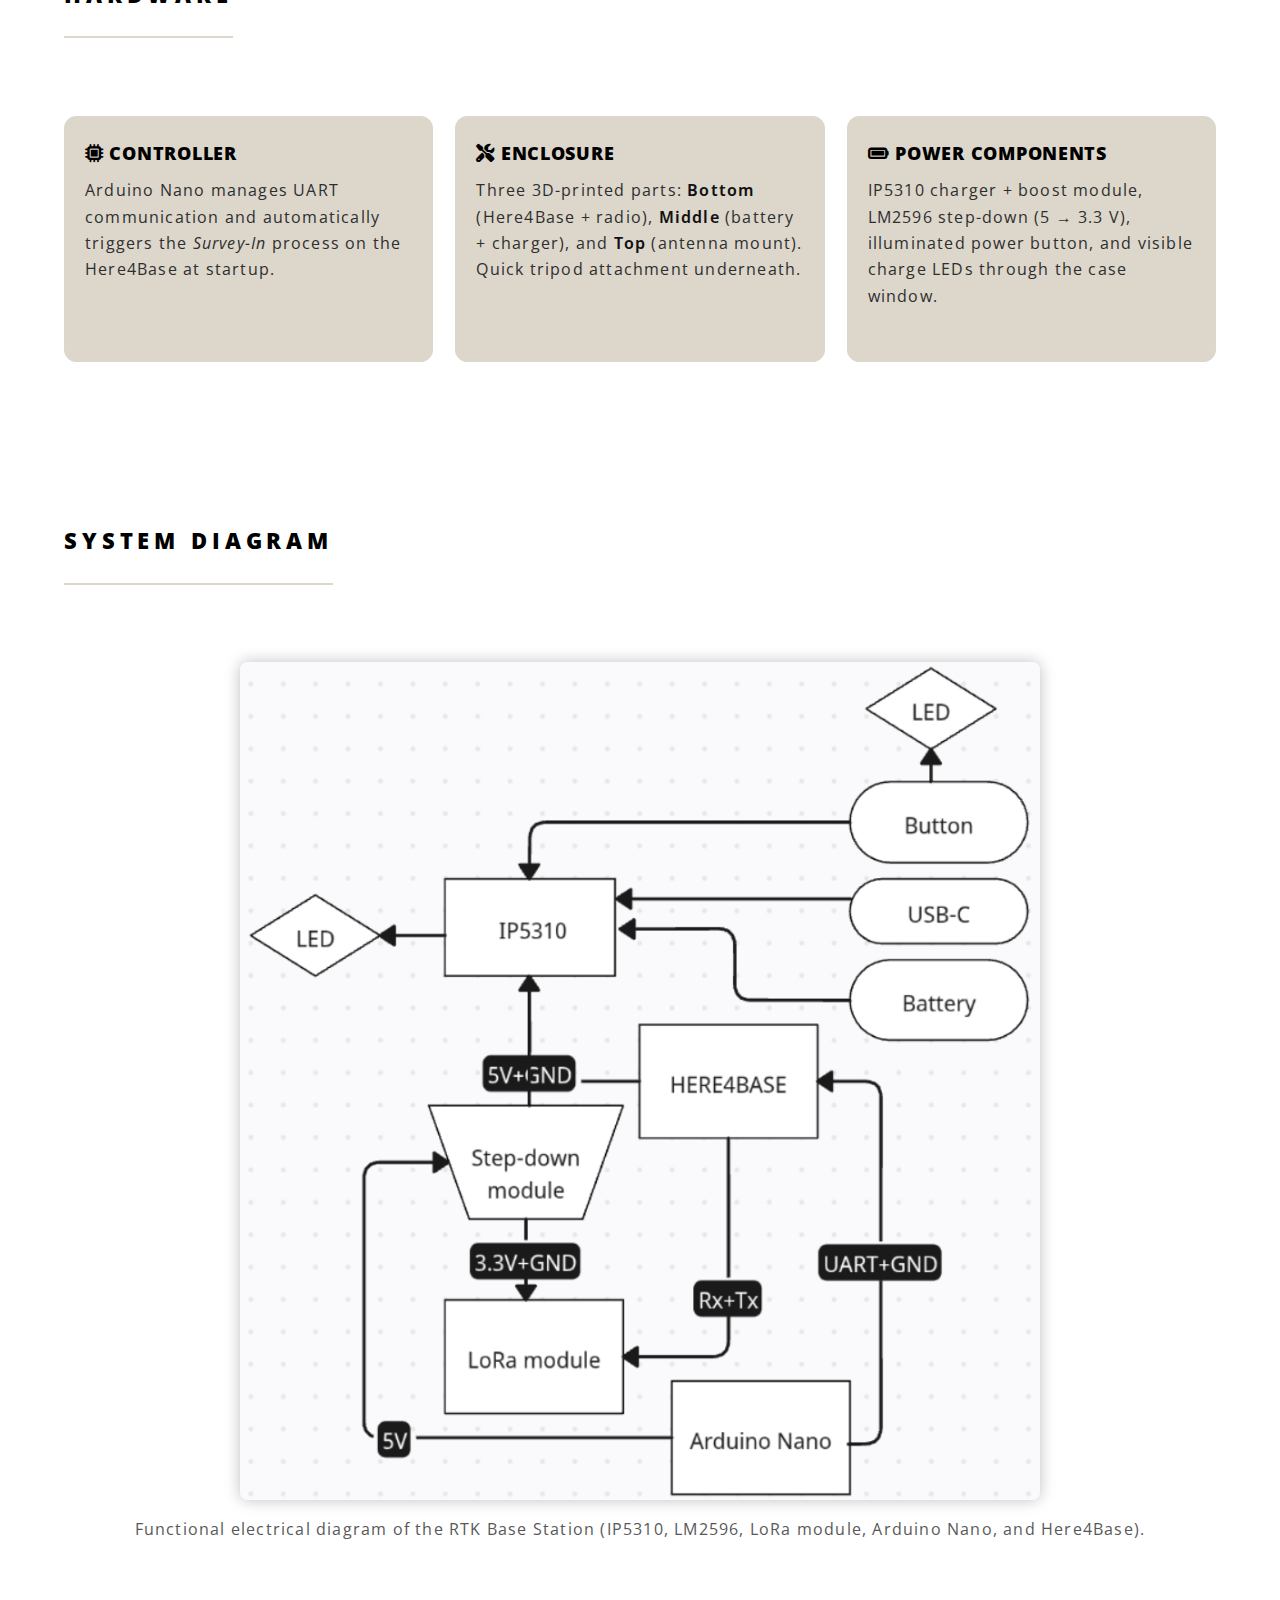
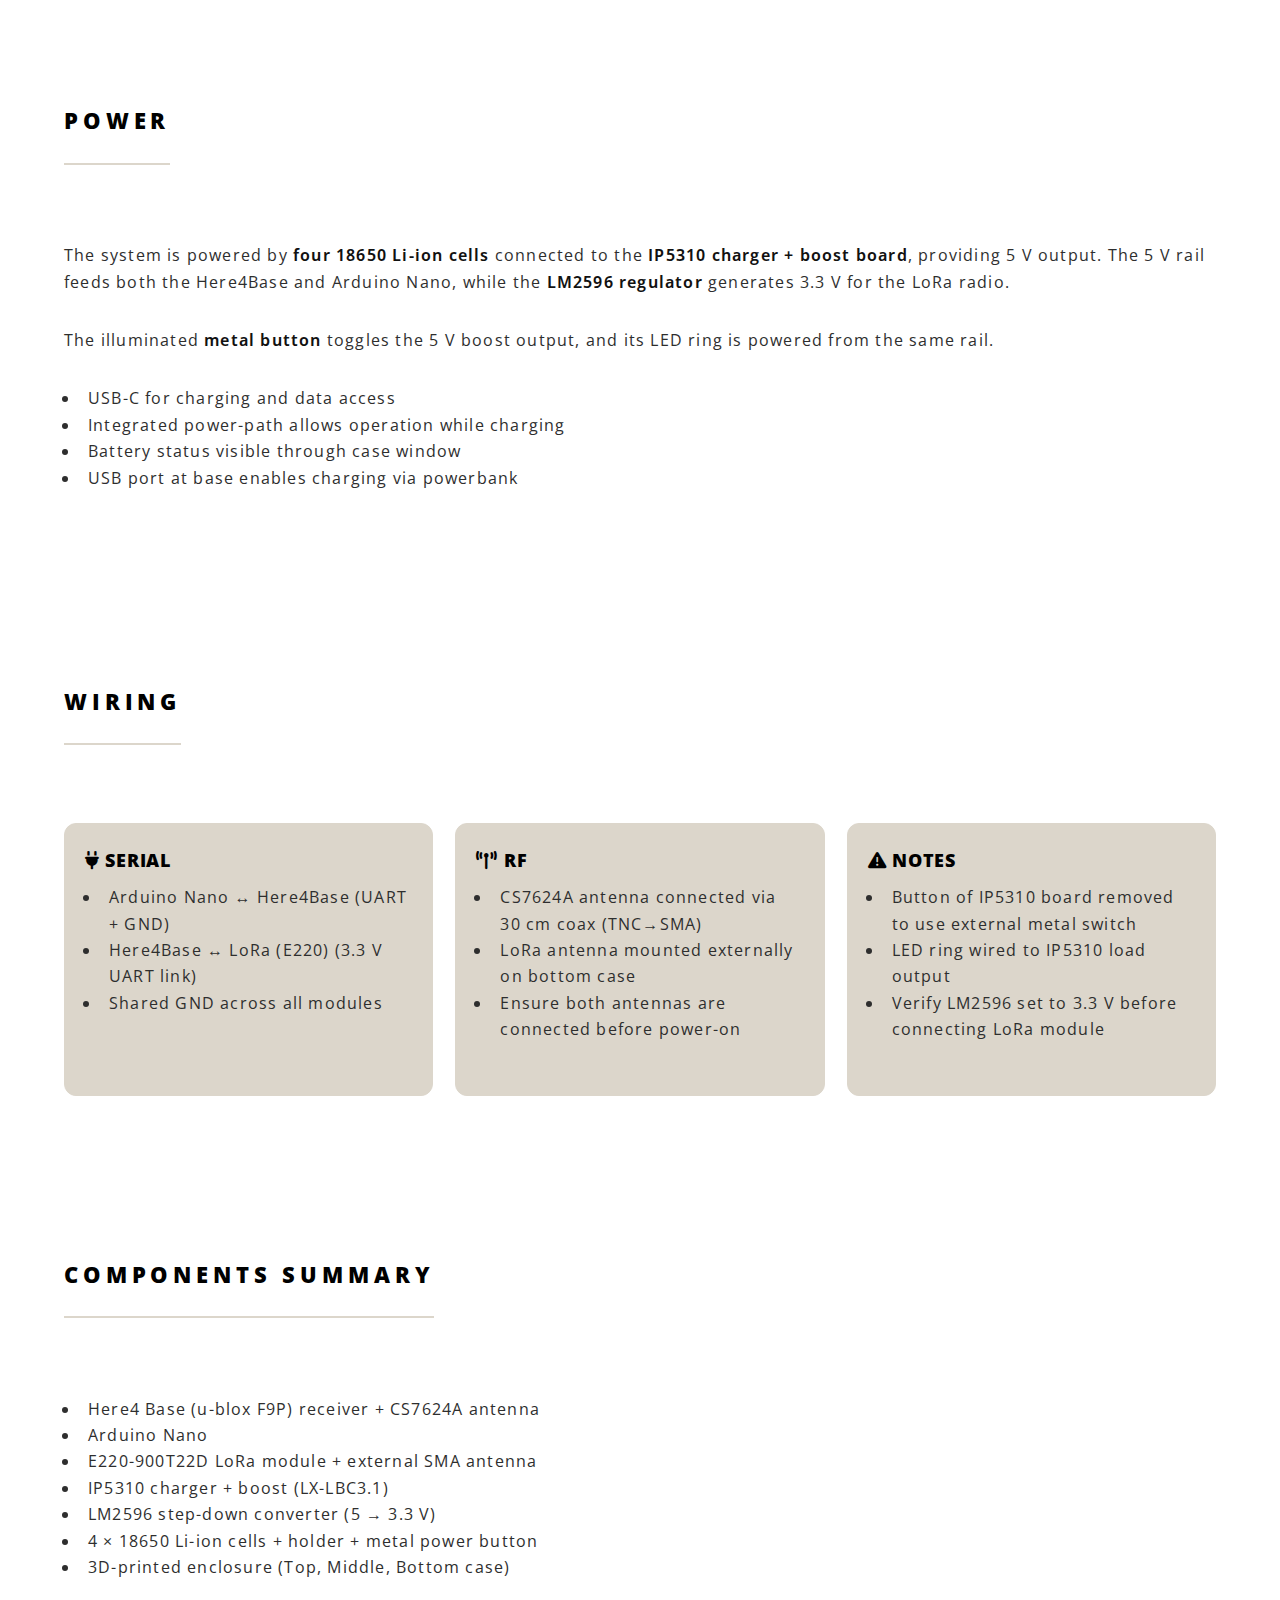
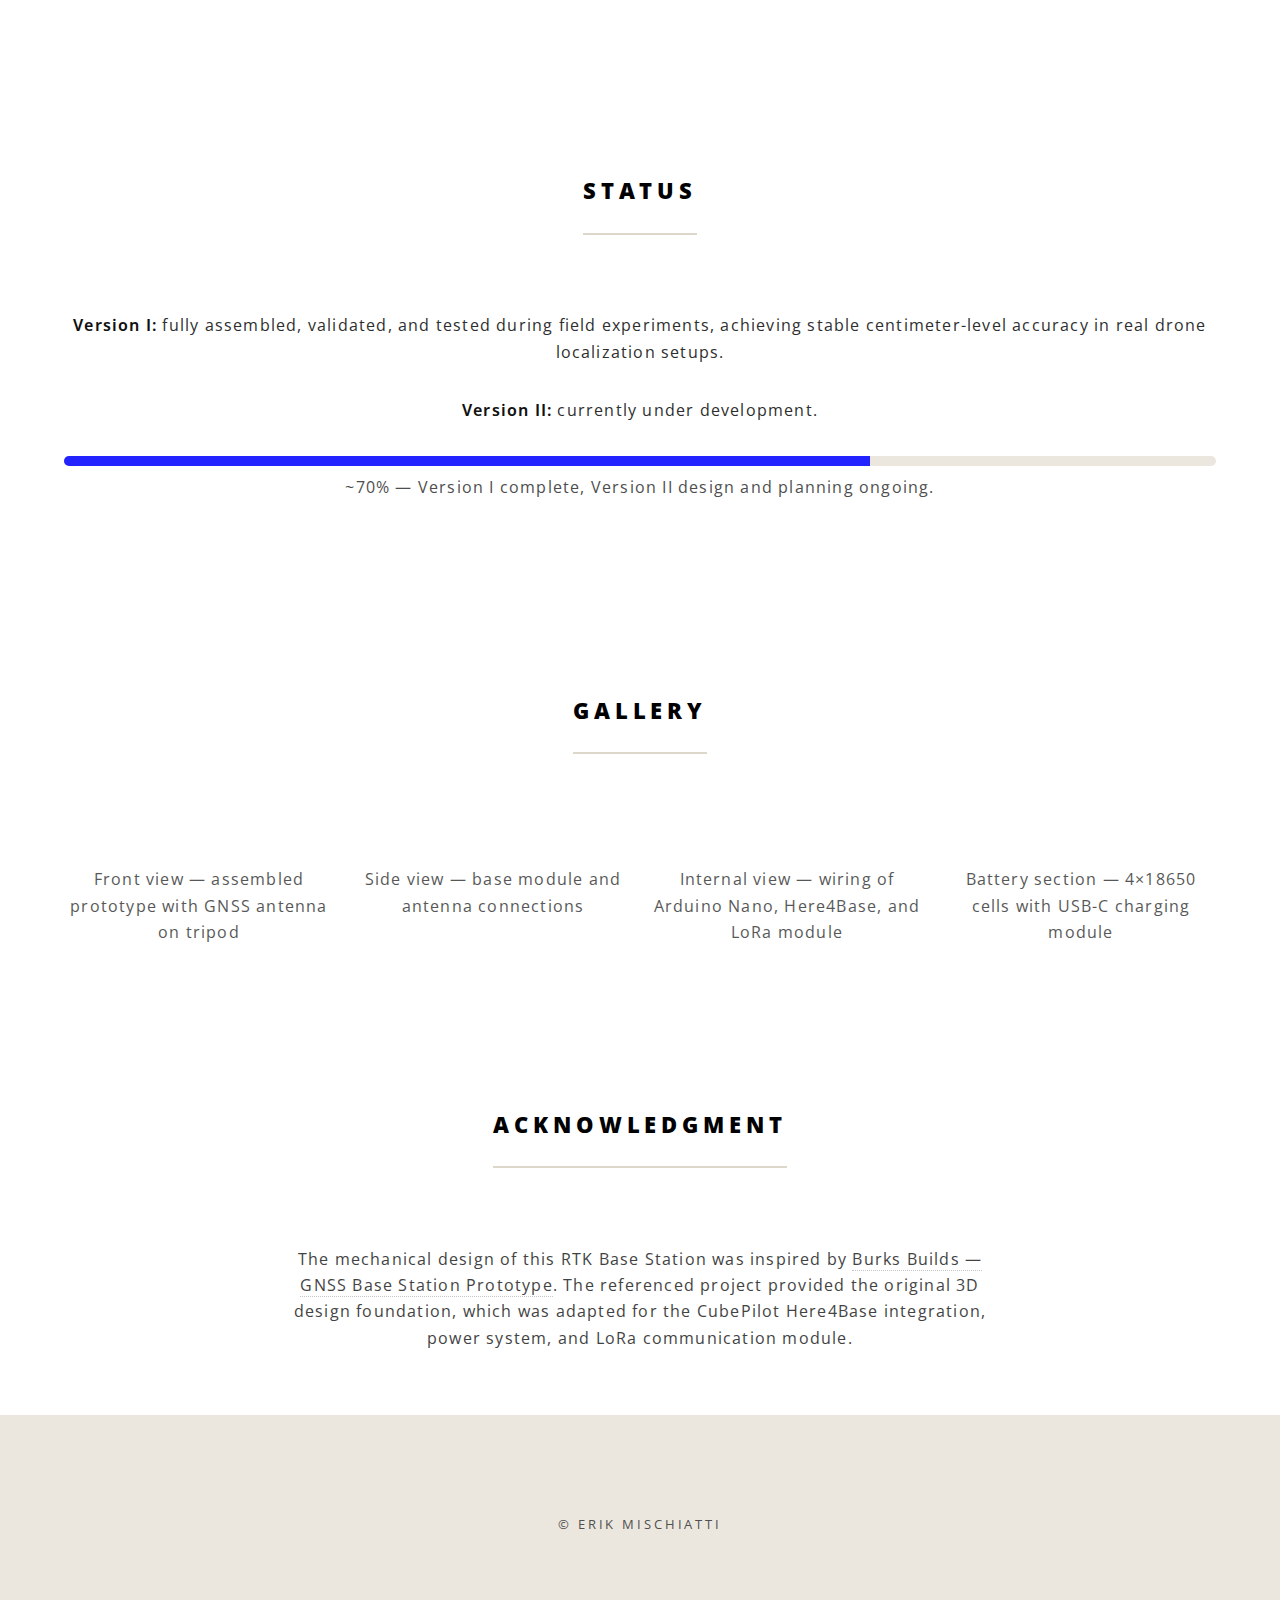
<file: pages/rtk_base_station.html>
<!DOCTYPE html>
<html lang="en">
<head>
  <meta charset="UTF-8" />
  <meta name="viewport" content="width=device-width, initial-scale=1"/>
  <title>RTK Base Station</title>
  <meta name="description" content="Portable GNSS RTK base station featuring a modular 3D-printed case, integrated Li-ion battery, Arduino Nano control, and long-range LoRa communication. Completed project."/>
  <!-- Theme CSS -->
  <link rel="stylesheet" href="../assets/css/main.css"/>
  <link rel="stylesheet" href="../assets/css/custom.css"/>
  <!-- Font Awesome 6 -->
  <link rel="preconnect" href="https://cdnjs.cloudflare.com" crossorigin>
  <link rel="stylesheet" href="https://cdnjs.cloudflare.com/ajax/libs/font-awesome/6.5.0/css/all.min.css" crossorigin="anonymous" referrerpolicy="no-referrer"/>
</head>
<body>

  <!-- Header -->
  <header id="header">
    <div class="inner">
      <h1>RTK Base Station</h1>
      <a href="../index.html" class="home-icon" aria-label="Go back to Home">
        <i class="fa-solid fa-house"></i>
      </a>
    </div>
  </header>

  <!-- HERO / Overview -->
  <section class="wrapper style3 special" id="overview">
    <div class="inner">
      <header class="major">
        <h2>Project Overview</h2>
        <p>Portable GNSS RTK base station for drone-grade, centimeter-level positioning.</p>
        <p><em>Status:</em> <strong>Version I Completed — Version II in Progress</strong></p>
      </header>

      <p class="actions" style="margin-top:1rem;">
        <a class="button primary" href="#hardware" aria-label="Jump to Hardware">Hardware</a>
        <a class="button primary" href="#power" aria-label="Jump to Power">Power</a>
        <a class="button primary" href="#wiring" aria-label="Jump to Wiring">Wiring</a>
        <a class="button primary" href="#gallery" aria-label="Jump to Gallery">Gallery</a>
        <a class="button primary" href="#acknowledgment" aria-label="Jump to Acknowledgment">Ack</a>
        <a class="button primary" href="#status" aria-label="Jump to Status">Status</a>
      </p>

      <div class="icon-links" aria-label="External links">
        <!--
        <a class="icon-link" href="#" target="_blank" rel="noopener" aria-label="GitHub repository">
          <i class="fa-brands fa-github"></i><span>GitHub</span>
        </a>
        <a class="icon-link" href="#" target="_blank" rel="noopener" aria-label="Notion page"> 
          <i class="fa-regular fa-note-sticky"></i><span>Notion</span>
        </a>
        -->
      </div>
    </div>
  </section>

  <!-- At a Glance -->
  <section class="wrapper style2" id="glance">
    <div class="inner">
      <header class="major">
        <h2>At a Glance</h2>
      </header>
      <p>The <strong>RTK Base Station</strong> acts as a <strong>ground reference system</strong> transmitting RTK correction data to drones or mobile rovers to reach <strong>centimeter-level positioning accuracy</strong>.</p>
      <p>The final design includes a <strong>3-part modular enclosure</strong> (Top, Middle, Bottom), housing all electronics, a <strong>rechargeable 18650 Li-ion pack</strong>, and a <strong>metal power button</strong> with LED indicator. The unit mounts directly on a tripod via a standard thread adapter.</p>
    </div>
  </section>

  <!-- Main Features -->
  <section class="wrapper style2" id="features">
    <div class="inner">
      <header class="major"><h2>Main Features</h2></header>

      <div class="grid-3">
        <article class="card feature-card" tabindex="0">
          <div class="feature-icon"><i class="fa-solid fa-satellite-dish"></i></div>
          <h3>GNSS Front-End</h3>
          <p>CubePilot Here4 Base (u-blox NEO-F9P) with external CS7624A antenna for high-precision multi-band reception.</p>
        </article>

        <article class="card feature-card" tabindex="0">
          <div class="feature-icon"><i class="fa-solid fa-tower-cell"></i></div>
          <h3>LoRa Communication</h3>
          <p>Ebyte E220-900T22D module running at 900&nbsp;MHz to broadcast RTCM corrections over long range.</p>
        </article>

        <article class="card feature-card" tabindex="0">
          <div class="feature-icon"><i class="fa-solid fa-bolt"></i></div>
          <h3>Integrated Power</h3>
          <p>IP5310 (LX-LBC3.1) charger + boost module powering the system from 4&nbsp;×&nbsp;18650 cells with external USB-C and illuminated button.</p>
        </article>
      </div>
    </div>
  </section>

  <!-- Hardware -->
  <section class="wrapper style2" id="hardware">
    <div class="inner">
      <header class="major"><h2>Hardware</h2></header>

      <div class="grid-3">
        <article class="card"><h3><i class="fa-solid fa-microchip"></i> Controller</h3>
          <p>Arduino Nano manages UART communication and automatically triggers the <em>Survey-In</em> process on the Here4Base at startup.</p>
        </article>
        <article class="card"><h3><i class="fa-solid fa-screwdriver-wrench"></i> Enclosure</h3>
          <p>Three 3D-printed parts: <strong>Bottom</strong> (Here4Base + radio), <strong>Middle</strong> (battery + charger), and <strong>Top</strong> (antenna mount). Quick tripod attachment underneath.</p>
        </article>
        <article class="card"><h3><i class="fa-solid fa-battery-full"></i> Power Components</h3>
          <p>IP5310 charger + boost module, LM2596 step-down (5 → 3.3&nbsp;V), illuminated power button, and visible charge LEDs through the case window.</p>
        </article>
      </div>
    </div>
  </section>

  <!-- System Diagram -->
  <section class="wrapper style2" id="diagram">
    <div class="inner">
      <header class="major"><h2>System Diagram</h2></header>
      <figure style="text-align:center;">
        <img src="../pics/scheme.png" alt="RTK Base Station functional wiring diagram with IP5310, LM2596, LoRa module, Arduino Nano, and Here4Base connections" style="max-width:800px;width:100%;border-radius:8px;box-shadow:0 0 15px rgba(0,0,0,.25);">
        <figcaption style="margin-top:.5rem;opacity:.8;">Functional electrical diagram of the RTK Base Station (IP5310, LM2596, LoRa module, Arduino Nano, and Here4Base).</figcaption>
      </figure>
    </div>
  </section>

  <!-- Power -->
  <section class="wrapper style2" id="power">
    <div class="inner">
      <header class="major"><h2>Power</h2></header>
      <p>The system is powered by <strong>four 18650 Li-ion cells</strong> connected to the <strong>IP5310 charger + boost board</strong>, providing 5&nbsp;V output. The 5&nbsp;V rail feeds both the Here4Base and Arduino Nano, while the <strong>LM2596 regulator</strong> generates 3.3&nbsp;V for the LoRa radio.</p>
      <p>The illuminated <strong>metal button</strong> toggles the 5&nbsp;V boost output, and its LED ring is powered from the same rail.</p>
      <ul>
        <li>USB-C for charging and data access</li>
        <li>Integrated power-path allows operation while charging</li>
        <li>Battery status visible through case window</li>
        <li>USB port at base enables charging via powerbank</li>
      </ul>
    </div>
  </section>

  <!-- Wiring -->
  <section class="wrapper style2" id="wiring">
    <div class="inner">
      <header class="major"><h2>Wiring</h2></header>
      <div class="grid-3">
        <article class="card">
          <h3><i class="fa-solid fa-plug"></i> Serial</h3>
          <ul>
            <li>Arduino Nano ↔ Here4Base (UART + GND)</li>
            <li>Here4Base ↔ LoRa (E220) (3.3&nbsp;V UART link)</li>
            <li>Shared GND across all modules</li>
          </ul>
        </article>
        <article class="card">
          <h3><i class="fa-solid fa-tower-broadcast"></i> RF</h3>
          <ul>
            <li>CS7624A antenna connected via 30&nbsp;cm coax (TNC→SMA)</li>
            <li>LoRa antenna mounted externally on bottom case</li>
            <li>Ensure both antennas are connected before power-on</li>
          </ul>
        </article>
        <article class="card">
          <h3><i class="fa-solid fa-triangle-exclamation"></i> Notes</h3>
          <ul>
            <li>Button of IP5310 board removed to use external metal switch</li>
            <li>LED ring wired to IP5310 load output</li>
            <li>Verify LM2596 set to 3.3&nbsp;V before connecting LoRa module</li>
          </ul>
        </article>
      </div>
    </div>
  </section>

  <!-- BOM -->
  <section class="wrapper style2" id="bom">
    <div class="inner">
      <header class="major"><h2>Components Summary</h2></header>
      <ul>
        <li>Here4 Base (u-blox F9P) receiver + CS7624A antenna</li>
        <li>Arduino Nano</li>
        <li>E220-900T22D LoRa module + external SMA antenna</li>
        <li>IP5310 charger + boost (LX-LBC3.1)</li>
        <li>LM2596 step-down converter (5 → 3.3&nbsp;V)</li>
        <li>4 × 18650 Li-ion cells + holder + metal power button</li>
        <li>3D-printed enclosure (Top, Middle, Bottom case)</li>
      </ul>
    </div>
  </section>

  <!-- Status -->
  <section class="wrapper style2 special" id="status">
    <div class="inner">
      <header class="major"><h2>Status</h2></header>
      <p><strong>Version I:</strong> fully assembled, validated, and tested during field experiments, achieving stable centimeter-level accuracy in real drone localization setups.</p>
      <p><strong>Version II:</strong> currently under development.</p>
      <div class="progress" title="Overall progress"><span style="width:70%;" aria-hidden="true"></span></div>
      <p style="margin-top:.5rem;opacity:.85;"><small>~70% — Version I complete, Version II design and planning ongoing.</small></p>
    </div>
  </section>

<!-- GALLERY -->
<section class="wrapper style2 special" id="gallery">
  <div class="inner">
    <header class="major">
      <h2>Gallery</h2>
      <p>Final assembly — renders and real prototype photos.</p>
    </header>

    <div class="grid-3" style="gap: 1.5rem;">
      <figure class="image fit" style="margin:0;">
        <img src="../pics/RTK_pic1.jpg" alt="RTK Base Station prototype front view on tripod" loading="lazy" style="border-radius:10px;box-shadow:0 0 12px rgba(0,0,0,0.25);">
        <figcaption style="margin-top:.5rem;opacity:.8;">Front view — assembled prototype with GNSS antenna on tripod</figcaption>
      </figure>

      <figure class="image fit" style="margin:0;">
        <img src="../pics/RTK_pic2.jpg" alt="RTK Base Station side view" loading="lazy" style="border-radius:10px;box-shadow:0 0 12px rgba(0,0,0,0.25);">
        <figcaption style="margin-top:.5rem;opacity:.8;">Side view — base module and antenna connections</figcaption>
      </figure>

      <figure class="image fit" style="margin:0;">
        <img src="../pics/RTK_pic3.jpg" alt="RTK Base Station internal electronics wiring" loading="lazy" style="border-radius:10px;box-shadow:0 0 12px rgba(0,0,0,0.25);">
        <figcaption style="margin-top:.5rem;opacity:.8;">Internal view — wiring of Arduino Nano, Here4Base, and LoRa module</figcaption>
      </figure>

      <figure class="image fit" style="margin:0;">
        <img src="../pics/RTK_pic4.jpg" alt="RTK Base Station battery compartment" loading="lazy" style="border-radius:10px;box-shadow:0 0 12px rgba(0,0,0,0.25);">
        <figcaption style="margin-top:.5rem;opacity:.8;">Battery section — 4×18650 cells with USB-C charging module</figcaption>
      </figure>
    </div>
  </div>
</section>


  <!-- ACKNOWLEDGMENT -->
  <section class="wrapper style2 special" id="acknowledgment">
    <div class="inner">
      <header class="major"><h2>Acknowledgment</h2></header>
      <p style="max-width:700px;margin:0 auto;opacity:.9;">
        The mechanical design of this RTK Base Station was inspired by 
        <a href="https://burksbuilds.com/robotics/gnss-base-station/gnss-base-station-prototype/" 
           target="_blank" rel="noopener noreferrer">Burks Builds — GNSS Base Station Prototype</a>.  
        The referenced project provided the original 3D design foundation, which was adapted for the CubePilot Here4Base integration, power system, and LoRa communication module.
      </p>
    </div>
  </section>

  <!-- Footer -->
  <footer id="footer">
    <div class="inner">
      <ul class="copyright">
        <li>&copy; Erik Mischiatti</li>
      </ul>
    </div>
  </footer>

  <!-- Scripts -->
  <script src="../assets/js/jquery.min.js"></script>
  <script src="../assets/js/jquery.scrollex.min.js"></script>
  <script src="../assets/js/jquery.scrolly.min.js"></script>
  <script src="../assets/js/browser.min.js"></script>
  <script src="../assets/js/breakpoints.min.js"></script>
  <script src="../assets/js/util.js"></script>
  <script src="../assets/js/main.js"></script>
</body>
</html>
</file>
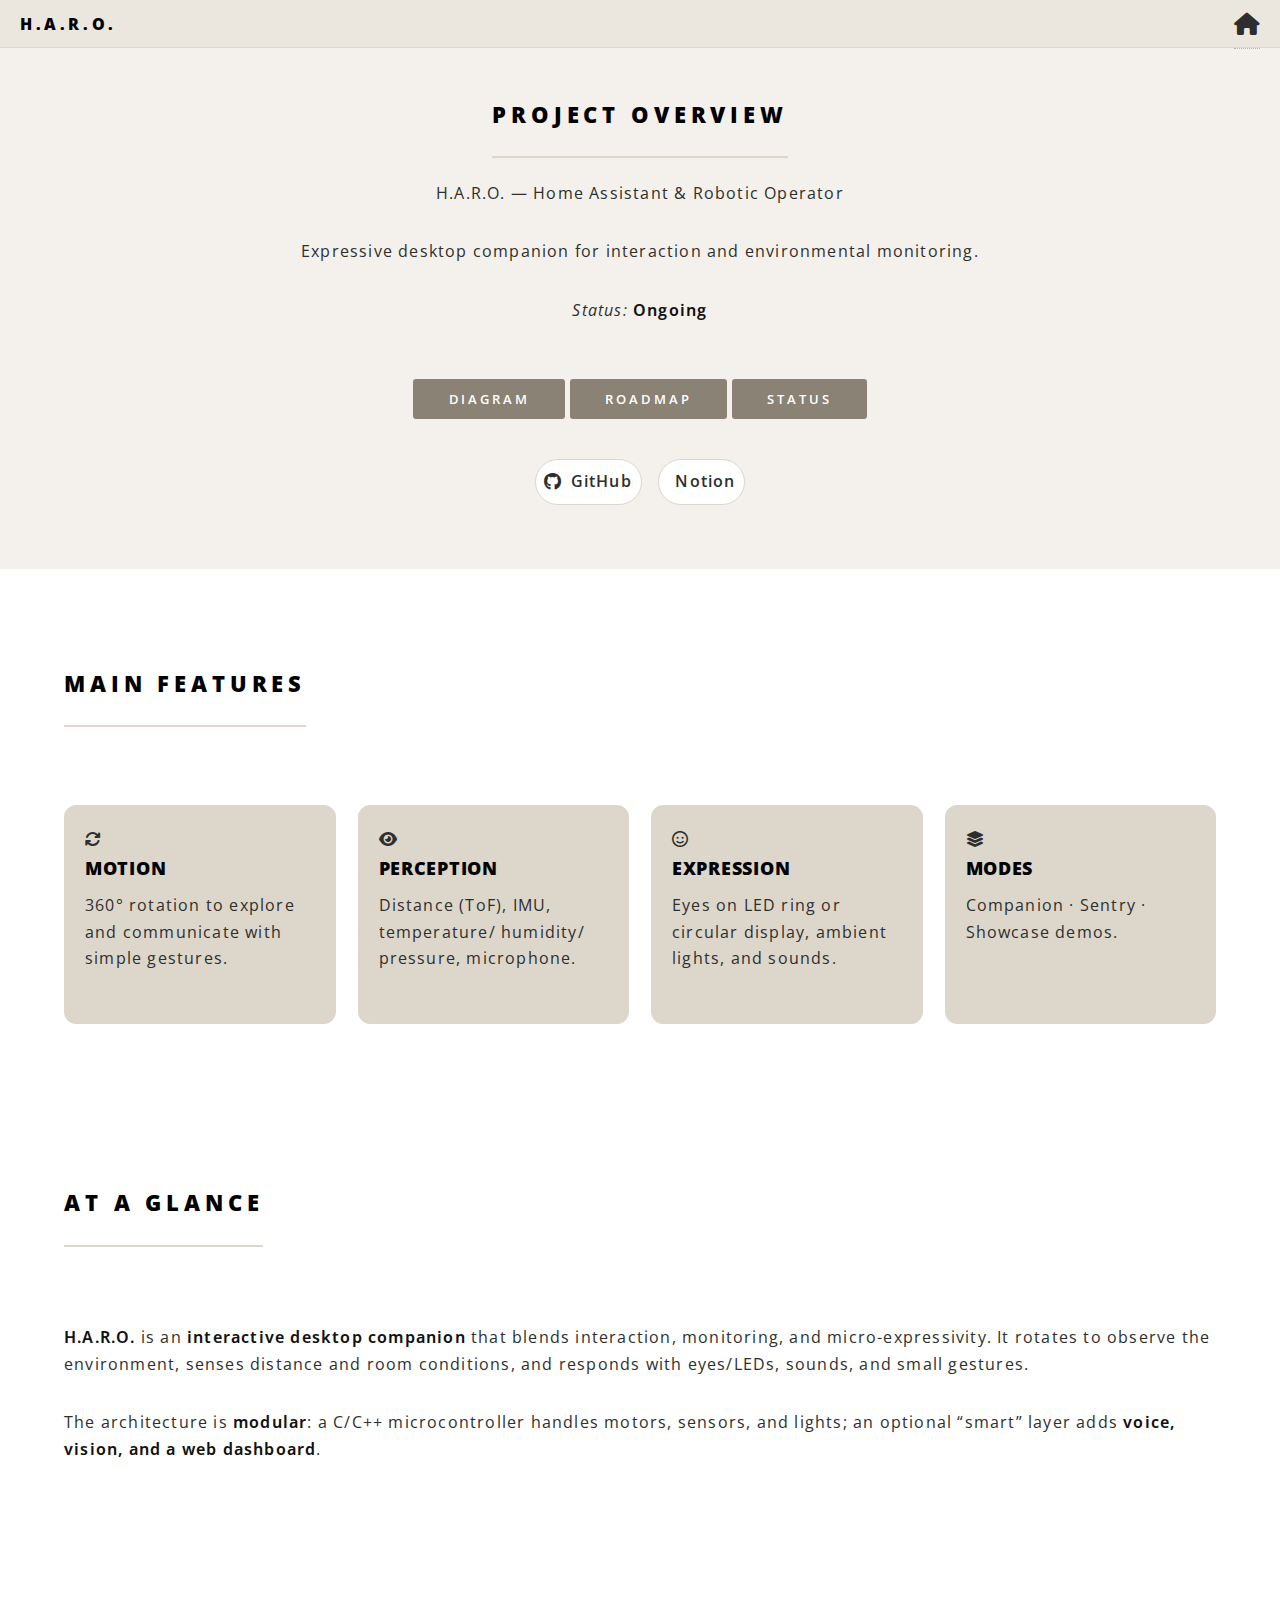
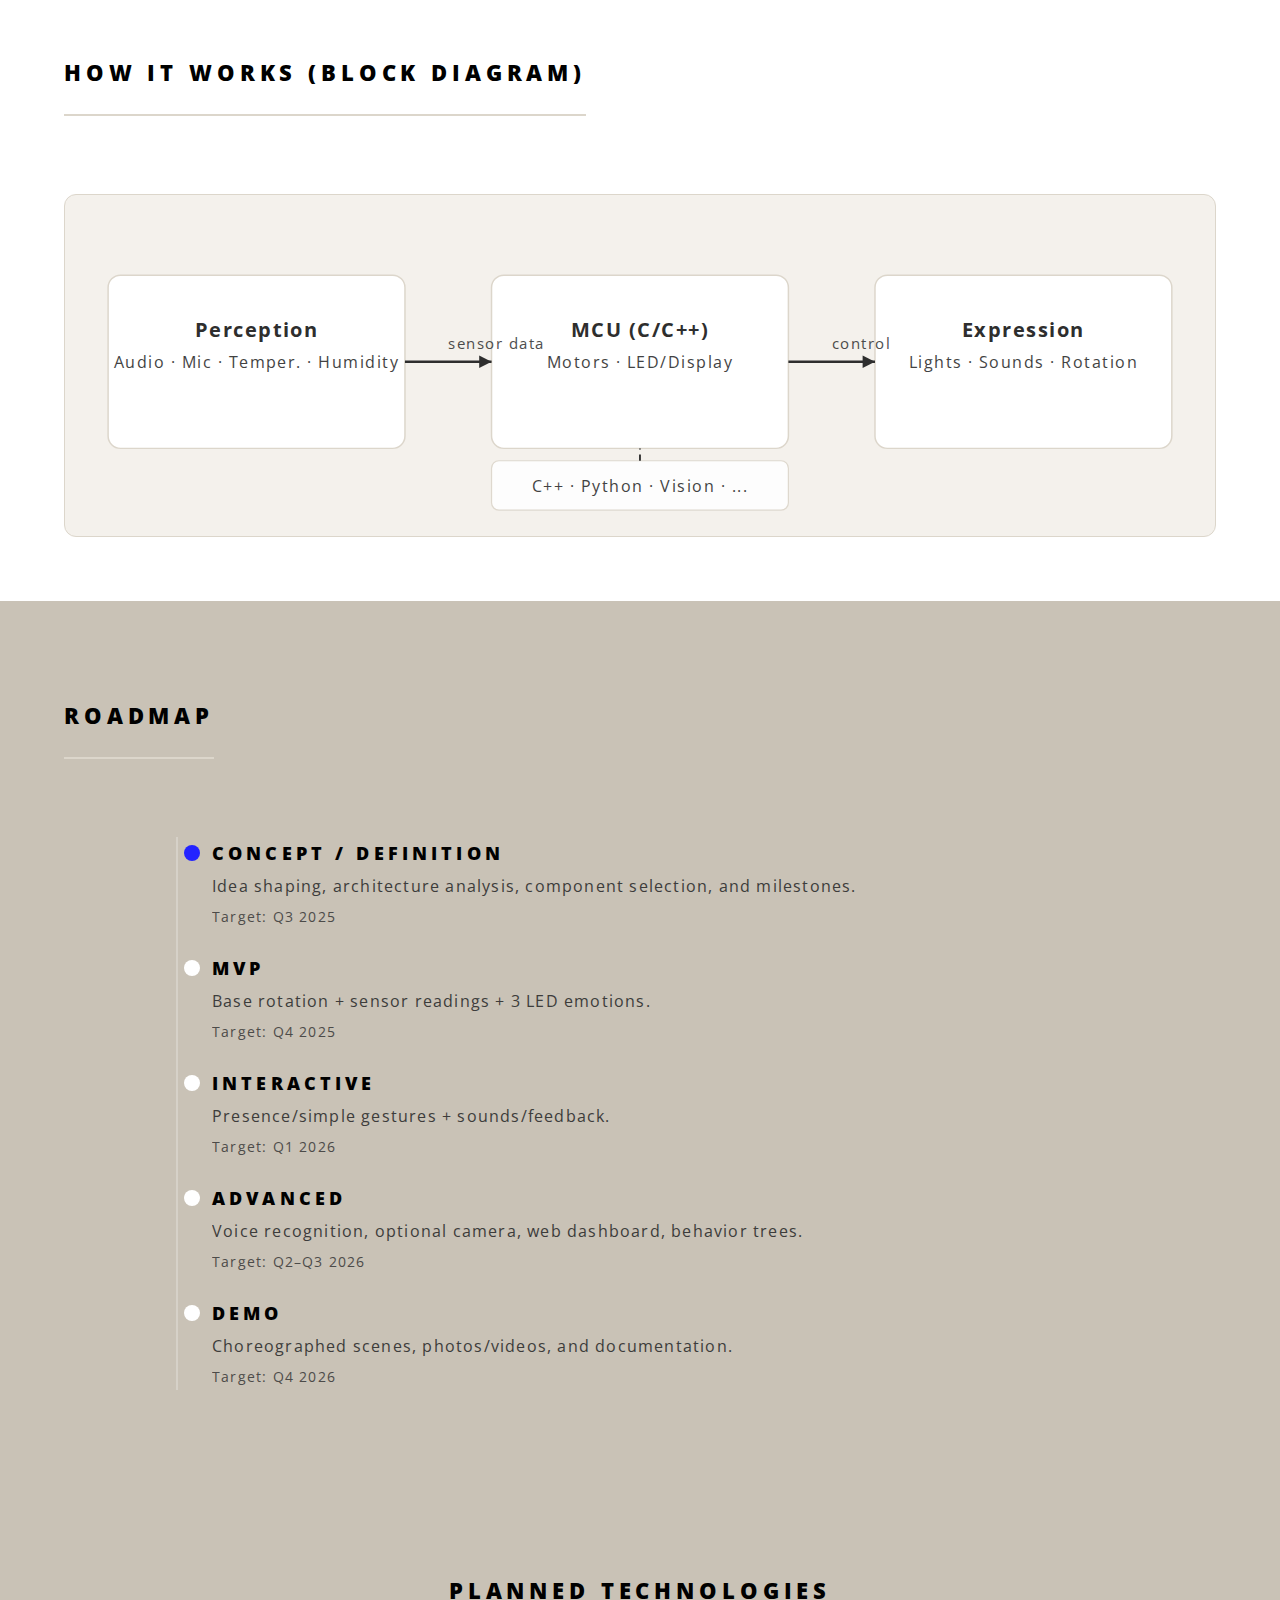
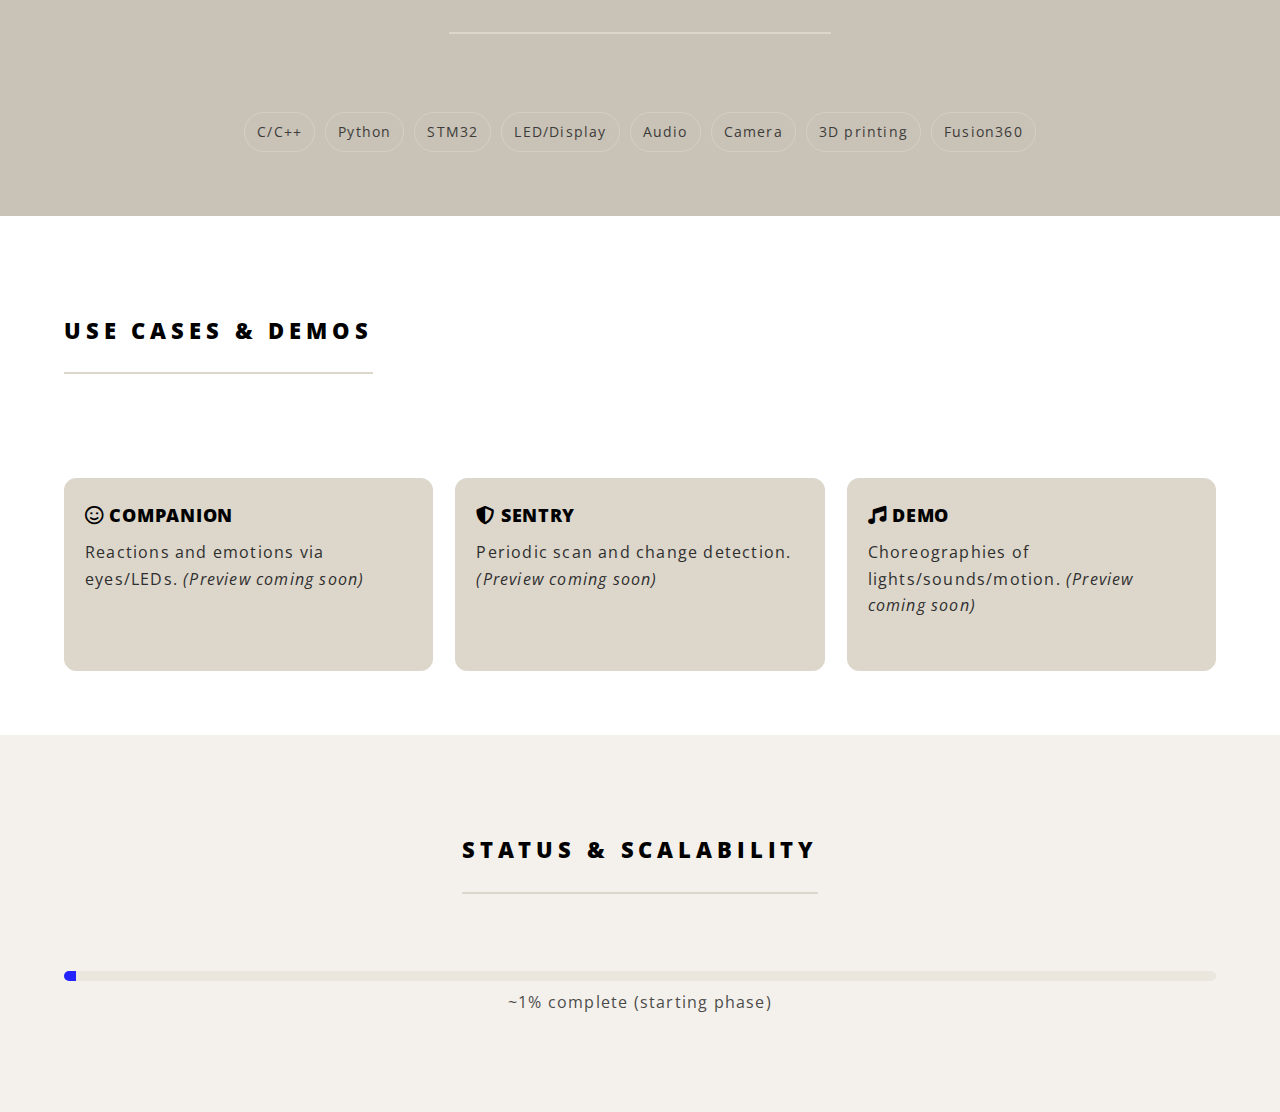
<file: pages/sentryproject_page.html>
<!DOCTYPE html>
<html lang="en">
<head>
  <meta charset="UTF-8" />
  <meta name="viewport" content="width=device-width, initial-scale=1"/>
  <title>H.A.R.O. — Home Assistant & Robotic Operator</title>
  <meta name="description" content="H.A.R.O. is an interactive desktop companion robot that rotates, senses the environment, and reacts with lights, sounds, and micro-animations. Modular architecture in C/C++ with optional voice, vision, and web UI."/>
  <!-- CSS base del tema + custom -->
  <link rel="stylesheet" href="../assets/css/main.css"/>
  <link rel="stylesheet" href="../assets/css/custom.css"/>
  <!-- Font Awesome 6 -->
  <link rel="preconnect" href="https://cdnjs.cloudflare.com" crossorigin>
  <link rel="stylesheet" href="https://cdnjs.cloudflare.com/ajax/libs/font-awesome/6.5.0/css/all.min.css" crossorigin="anonymous" referrerpolicy="no-referrer"/>
</head>
<body>

  
<!-- Header -->
<header id="header">
  <div class="inner">
    <h1>H.A.R.O.</h1>
    <a href="../index.html" class="home-icon" aria-label="Go back to Home">
      <i class="fa-solid fa-house"></i>
    </a>
  </div>
</header>



  <!-- HERO -->
  <section class="wrapper style3 special" id="overview">
    <div class="inner">
      <header class="major">
        <h2>Project Overview</h2>
        <p>H.A.R.O. — Home Assistant &amp; Robotic Operator</p>
        <p>Expressive desktop companion for interaction and environmental monitoring.</p>
        <p><em>Status:</em> <strong>Ongoing</strong></p>
      </header>

      <p class="actions" style="margin-top:1rem;">
        <a class="button primary" href="#diagram" aria-label="Skip to block diagram">Diagram</a>
        <a class="button primary" href="#roadmap" aria-label="Skip to roadmap section">Roadmap</a>
        <a class="button primary" href="#status" aria-label="Skip to status section">Status</a>
      </p>
      <div class="icon-links">
        <a class="icon-link" href="#" target="_blank" rel="noopener" aria-label="GitHub repo">
          <i class="fa-brands fa-github"></i><span>GitHub</span>
        </a>

        <a class="icon-link" href="#" target="_blank" rel="noopener" aria-label="Notion page">
          <!-- Notion mark (SVG) -->
          <svg class="notion-mark" viewBox="0 0 100 100" aria-hidden="true">
            <path d="M18 20c3-1 8-2 12-1l45 6c4 1 6 3 6 6v45c0 4-2 6-6 6l-45 6c-4 1-9 0-12-1-3-1-5-3-5-6V26c0-3 2-5 5-6Z" fill="none" stroke="currentColor" stroke-width="6" />
            <path d="M35 72V34h9l21 27V34h9v38h-9L44 44v28h-9Z" fill="currentColor"/>
          </svg>
          <span>Notion</span>
        </a>
        </div>
    </div>
  </section>

  <!-- MAIN FEATURES (cards) -->
  <section class="wrapper style2" id="features">
    <div class="inner">
      <header class="major">
        <h2>Main Features</h2>
      </header>

      <div class="grid-3">
        <article class="card feature-card" tabindex="0">
          <div class="feature-icon"><i class="fa-solid fa-arrows-rotate" aria-hidden="true"></i></div>
          <h3 class="feature-title">Motion</h3>
          <p>360° rotation to explore and communicate with simple gestures.</p>
        </article>

        <article class="card feature-card" tabindex="0">
          <div class="feature-icon"><i class="fa-solid fa-eye" aria-hidden="true"></i></div>
          <h3 class="feature-title">Perception</h3>
          <p>Distance (ToF), IMU, temperature/ humidity/ pressure, microphone.</p>
        </article>

        <article class="card feature-card" tabindex="0">
          <div class="feature-icon"><i class="fa-regular fa-face-smile" aria-hidden="true"></i></div>
          <h3 class="feature-title">Expression</h3>
          <p>Eyes on LED ring or circular display, ambient lights, and sounds.</p>
        </article>

        <article class="card feature-card" tabindex="0">
          <div class="feature-icon"><i class="fa-solid fa-layer-group" aria-hidden="true"></i></div>
          <h3 class="feature-title">Modes</h3>
          <p>Companion · Sentry · Showcase demos.</p>
        </article>
      </div>
    </div>
  </section>

  <!-- AT A GLANCE -->
  <section class="wrapper style2" id="glance">
    <div class="inner">
      <header class="major">
        <h2>At a Glance</h2>
      </header>
      <p><strong>H.A.R.O.</strong> is an <strong>interactive desktop companion</strong> that blends interaction, monitoring, and micro-expressivity. It rotates to observe the environment, senses distance and room conditions, and responds with eyes/LEDs, sounds, and small gestures.</p>
      <p>The architecture is <strong>modular</strong>: a C/C++ microcontroller handles motors, sensors, and lights; an optional “smart” layer adds <strong>voice, vision, and a web dashboard</strong>.</p>
    </div>
  </section>

  <!-- BLOCK DIAGRAM (SVG) -->
  <section class="wrapper style2" id="diagram">
    <div class="inner">
      <header class="major">
        <h2>How It Works (Block Diagram)</h2>
      </header>

      <div class="block-diagram">
        <svg viewBox="0 0 920 260" preserveAspectRatio="xMidYMid meet" role="img" aria-labelledby="bd-title bd-desc">
          <title id="bd-title">System block diagram</title>
          <desc id="bd-desc">Perception feeds the MCU, which drives expression. An optional SBC layer provides voice, vision, and web UI.</desc>

          <!-- Blocks -->
          <rect x="30" y="60" width="240" height="140" rx="10" class="bd-rect"/>
          <text x="150" y="110" class="bd-title">Perception</text>
          <text x="150" y="135" class="bd-text"> Audio · Mic · Temper. · Humidity </text>

          <rect x="340" y="60" width="240" height="140" rx="10" class="bd-rect"/>
          <text x="460" y="110" class="bd-title">MCU (C/C++)</text>
          <text x="460" y="135" class="bd-text">Motors · LED/Display</text>

          <rect x="650" y="60" width="240" height="140" rx="10" class="bd-rect"/>
          <text x="770" y="110" class="bd-title">Expression</text>
          <text x="770" y="135" class="bd-text">Lights · Sounds · Rotation</text>

          <!-- Arrows + labels -->
          <line x1="270" y1="130" x2="340" y2="130" class="bd-arrow"/>
          <polygon points="340,130 330,125 330,135" class="bd-arrow-head"/>
          <text x="305" y="120" class="bd-arrow-label">sensor data</text>

          <line x1="580" y1="130" x2="650" y2="130" class="bd-arrow"/>
          <polygon points="650,130 640,125 640,135" class="bd-arrow-head"/>
          <text x="615" y="120" class="bd-arrow-label">control</text>

          <!-- Optional layer -->
          <rect x="340" y="210" width="240" height="40" rx="6" class="bd-rect--secondary"/>
          <text x="460" y="235" class="bd-text">C++ · Python · Vision · ...</text>
          <line x1="460" y1="210" x2="460" y2="200" class="bd-arrow--dashed"/>
        </svg>
      </div>
    </div>
  </section>

  <!-- ROADMAP -->
  <section class="wrapper style4" id="roadmap">
    <div class="inner">
      <header class="major">
        <h2>Roadmap</h2>
      </header>

      <div class="timeline" aria-label="Project roadmap timeline">
        <div class="tl-item">
          <div class="tl-dot is-current" aria-hidden="true"></div>
          <div class="tl-content">
            <h3>Concept / Definition</h3>
            <p>Idea shaping, architecture analysis, component selection, and milestones.</p>
            <div class="tl-meta">Target: Q3 2025</div>
          </div>
        </div>

        <div class="tl-item">
          <div class="tl-dot" aria-hidden="true"></div>
          <div class="tl-content">
            <h3>MVP</h3>
            <p>Base rotation + sensor readings + 3 LED emotions.</p>
            <div class="tl-meta">Target: Q4 2025</div>
          </div>
        </div>

        <div class="tl-item">
          <div class="tl-dot" aria-hidden="true"></div>
          <div class="tl-content">
            <h3>Interactive</h3>
            <p>Presence/simple gestures + sounds/feedback.</p>
            <div class="tl-meta">Target: Q1 2026</div>
          </div>
        </div>

        <div class="tl-item">
          <div class="tl-dot" aria-hidden="true"></div>
          <div class="tl-content">
            <h3>Advanced</h3>
            <p>Voice recognition, optional camera, web dashboard, behavior trees.</p>
            <div class="tl-meta">Target: Q2–Q3 2026</div>
          </div>
        </div>

        <div class="tl-item">
          <div class="tl-dot" aria-hidden="true"></div>
          <div class="tl-content">
            <h3>Demo</h3>
            <p>Choreographed scenes, photos/videos, and documentation.</p>
            <div class="tl-meta">Target: Q4 2026</div>
          </div>
        </div>
      </div>
    </div>
  </section>

  <!-- TECHNOLOGIES -->
  <section class="wrapper style4 special" id="tech">
    <div class="inner">
      <header class="major">
        <h2>Planned Technologies</h2>
      </header>

      <div class="tags" role="list" aria-label="Planned technologies">
        <span class="tag" role="listitem">C/C++</span>
        <span class="tag" role="listitem">Python</span>
        <span class="tag" role="listitem">STM32</span>
        <span class="tag" role="listitem">LED/Display</span>
        <!-- <span class="tag" role="listitem">ToF · IMU · T/H</span> -->
        <span class="tag" role="listitem">Audio</span>
        <span class="tag" role="listitem">Camera</span>
        <span class="tag" role="listitem">3D printing</span>
        <span class="tag" role="listitem">Fusion360</span>
        <!-- <span class="tag" role="listitem">ROS</span> -->
        <!-- <span class="tag" role="listitem">Web UI</span> -->
      </div>
    </div>
  </section>

  <!-- USE CASES & DEMOS (cards) -->
  <section class="wrapper style2" id="use-cases">
    <div class="inner">
      <header class="major">
        <h2>Use Cases & Demos</h2>
        <p>Short GIFs/images will be added for Companion, Sentry, and Choreographed Demos.</p>
      </header>

      <div class="grid-3">
        <article class="card demo-card" tabindex="0">
          <h3 class="demo-title"><i class="fa-regular fa-face-smile" aria-hidden="true"></i> Companion</h3>
          <p>Reactions and emotions via eyes/LEDs. <em>(Preview coming soon)</em></p>
        </article>

        <article class="card demo-card" tabindex="0">
          <h3 class="demo-title"><i class="fa-solid fa-shield-halved" aria-hidden="true"></i> Sentry</h3>
          <p>Periodic scan and change detection. <em>(Preview coming soon)</em></p>
        </article>

        <article class="card demo-card" tabindex="0">
          <h3 class="demo-title"><i class="fa-solid fa-music" aria-hidden="true"></i> Demo</h3>
          <p>Choreographies of lights/sounds/motion. <em>(Preview coming soon)</em></p>
        </article>
      </div>
    </div>
  </section>

  <!-- STATUS -->
  <section class="wrapper style3 special" id="status">
    <div class="inner">
      <header class="major">
        <h2>Status &amp; Scalability</h2>
      </header>
      <div class="progress" title="MVP progress" aria-label="MVP progress">
        <span style="width: 1%;" aria-hidden="true"></span>
      </div>
      <p style="margin-top:.5rem; opacity:.85;"><small>~1% complete (starting phase)</small></p>

    </div>
  </section>

  <!-- (opzionale) Footer minimale del progetto
  <footer id="footer">
    <ul class="icons">
      <li><a href="mailto:erik.mischiatti@gmail.com" class="icon solid fa-envelope"><span class="label">Email</span></a></li>
      <li><a href="https://www.linkedin.com/in/erikmischiatti/" class="icon brands fa-linkedin" rel="noopener"><span class="label">LinkedIn</span></a></li>
    </ul>
  </footer>
  -->

  <!-- Scripts base tema -->
  <script src="../assets/js/jquery.min.js"></script>
  <script src="../assets/js/jquery.scrollex.min.js"></script>
  <script src="../assets/js/jquery.scrolly.min.js"></script>
  <script src="../assets/js/browser.min.js"></script>
  <script src="../assets/js/breakpoints.min.js"></script>
  <script src="../assets/js/util.js"></script>
  <script src="../assets/js/main.js"></script>
</body>
</html>
</file>
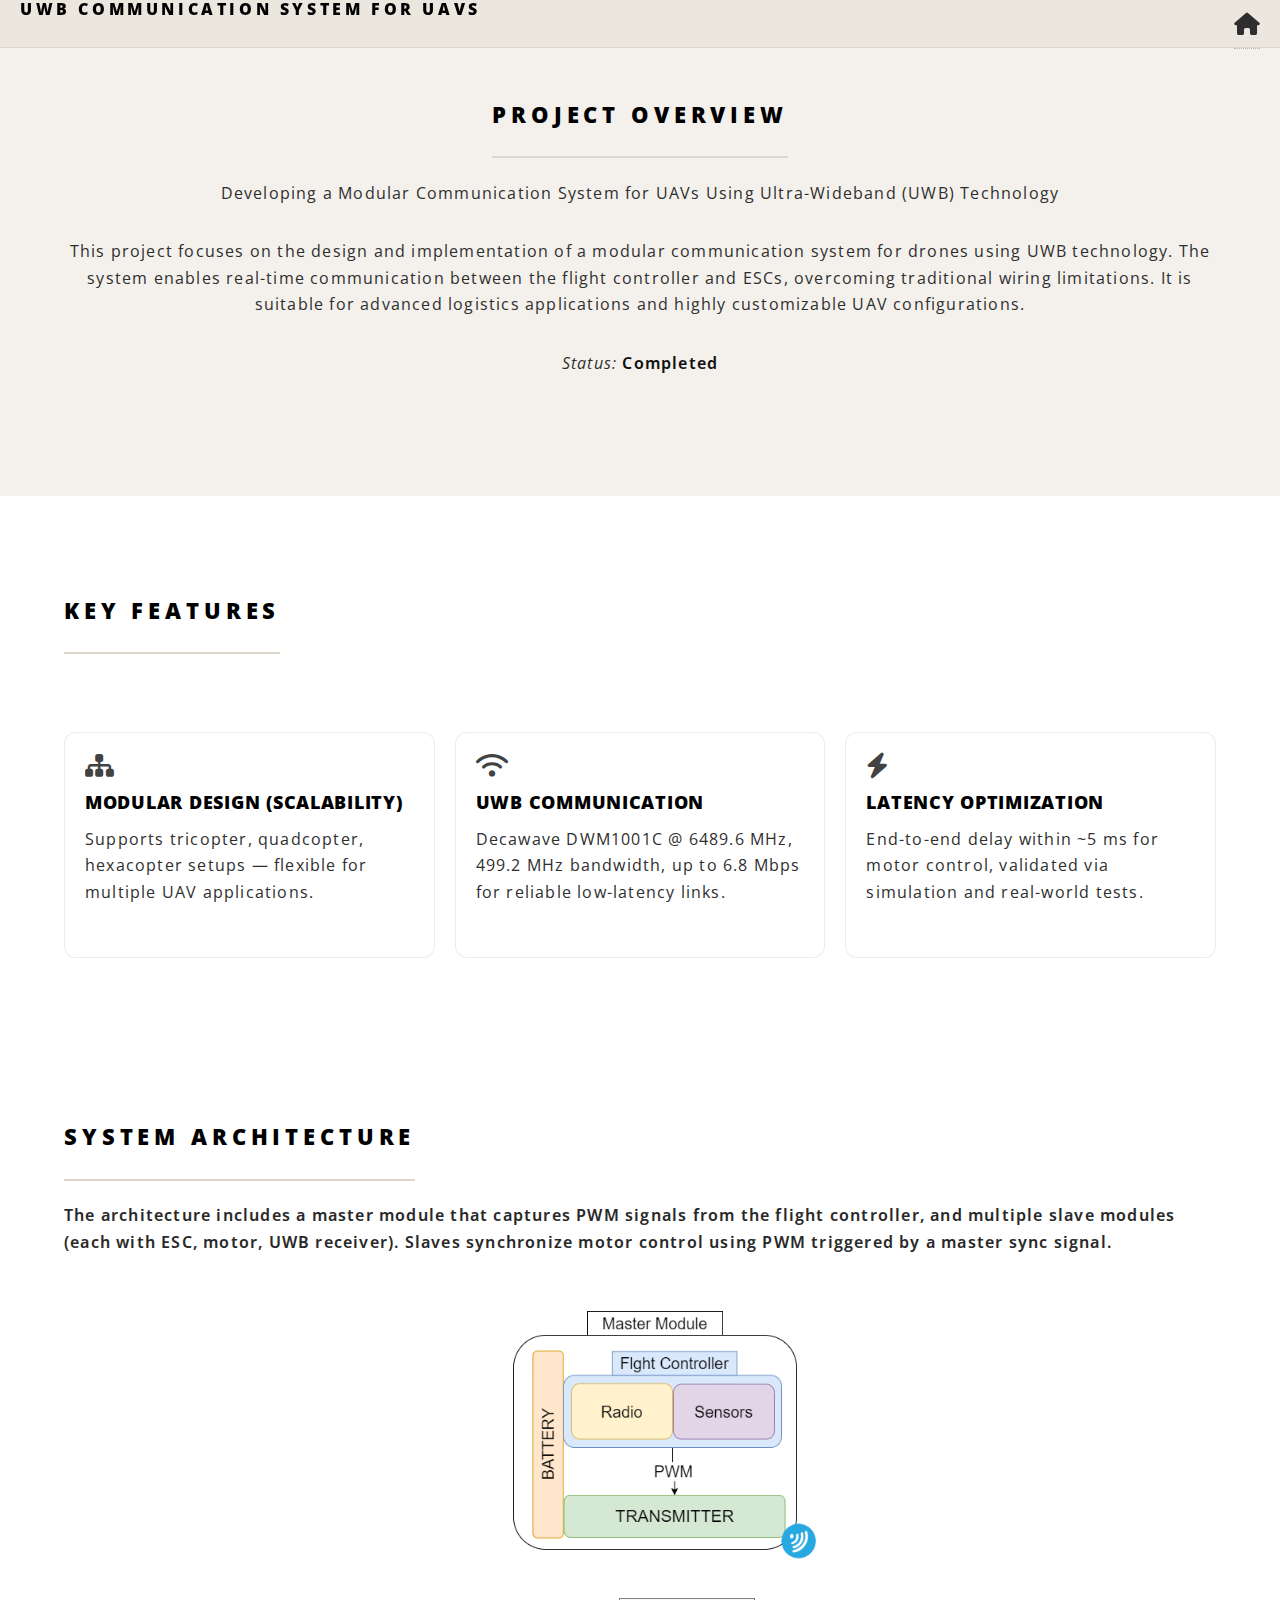
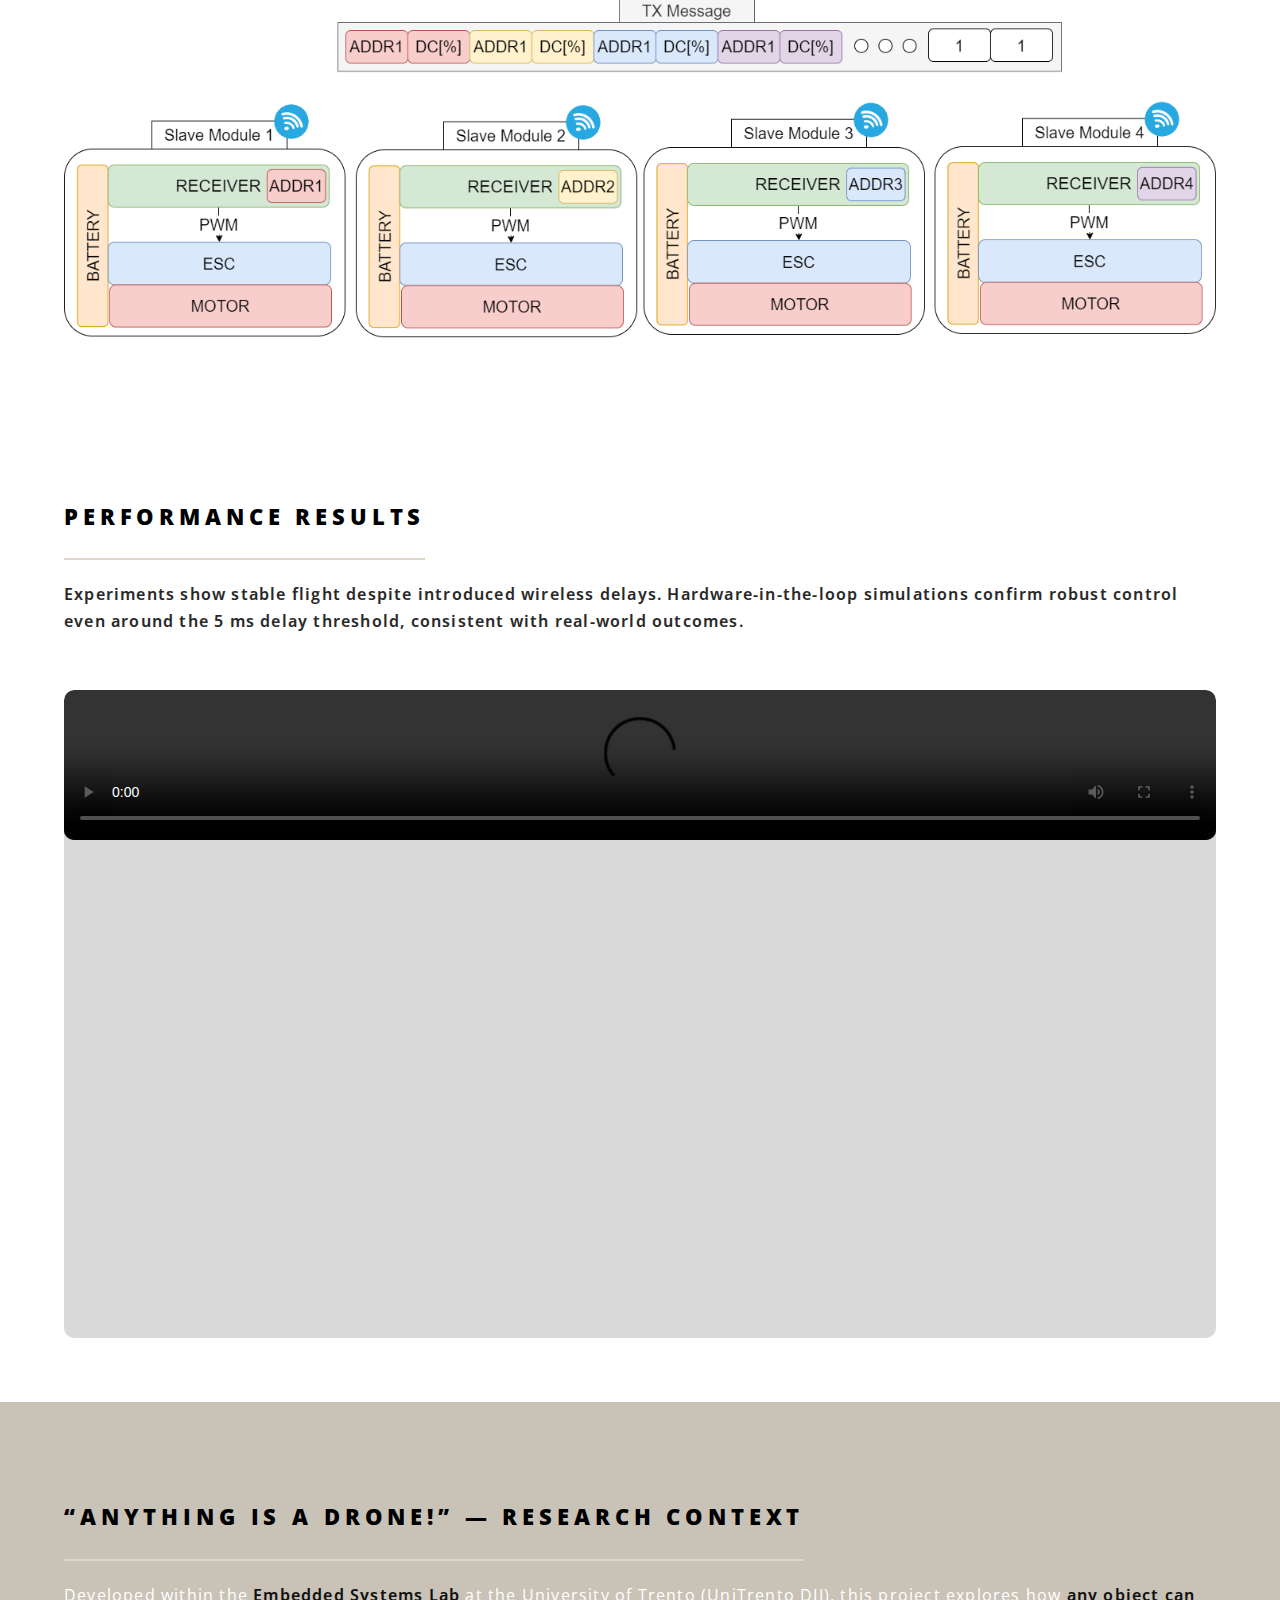
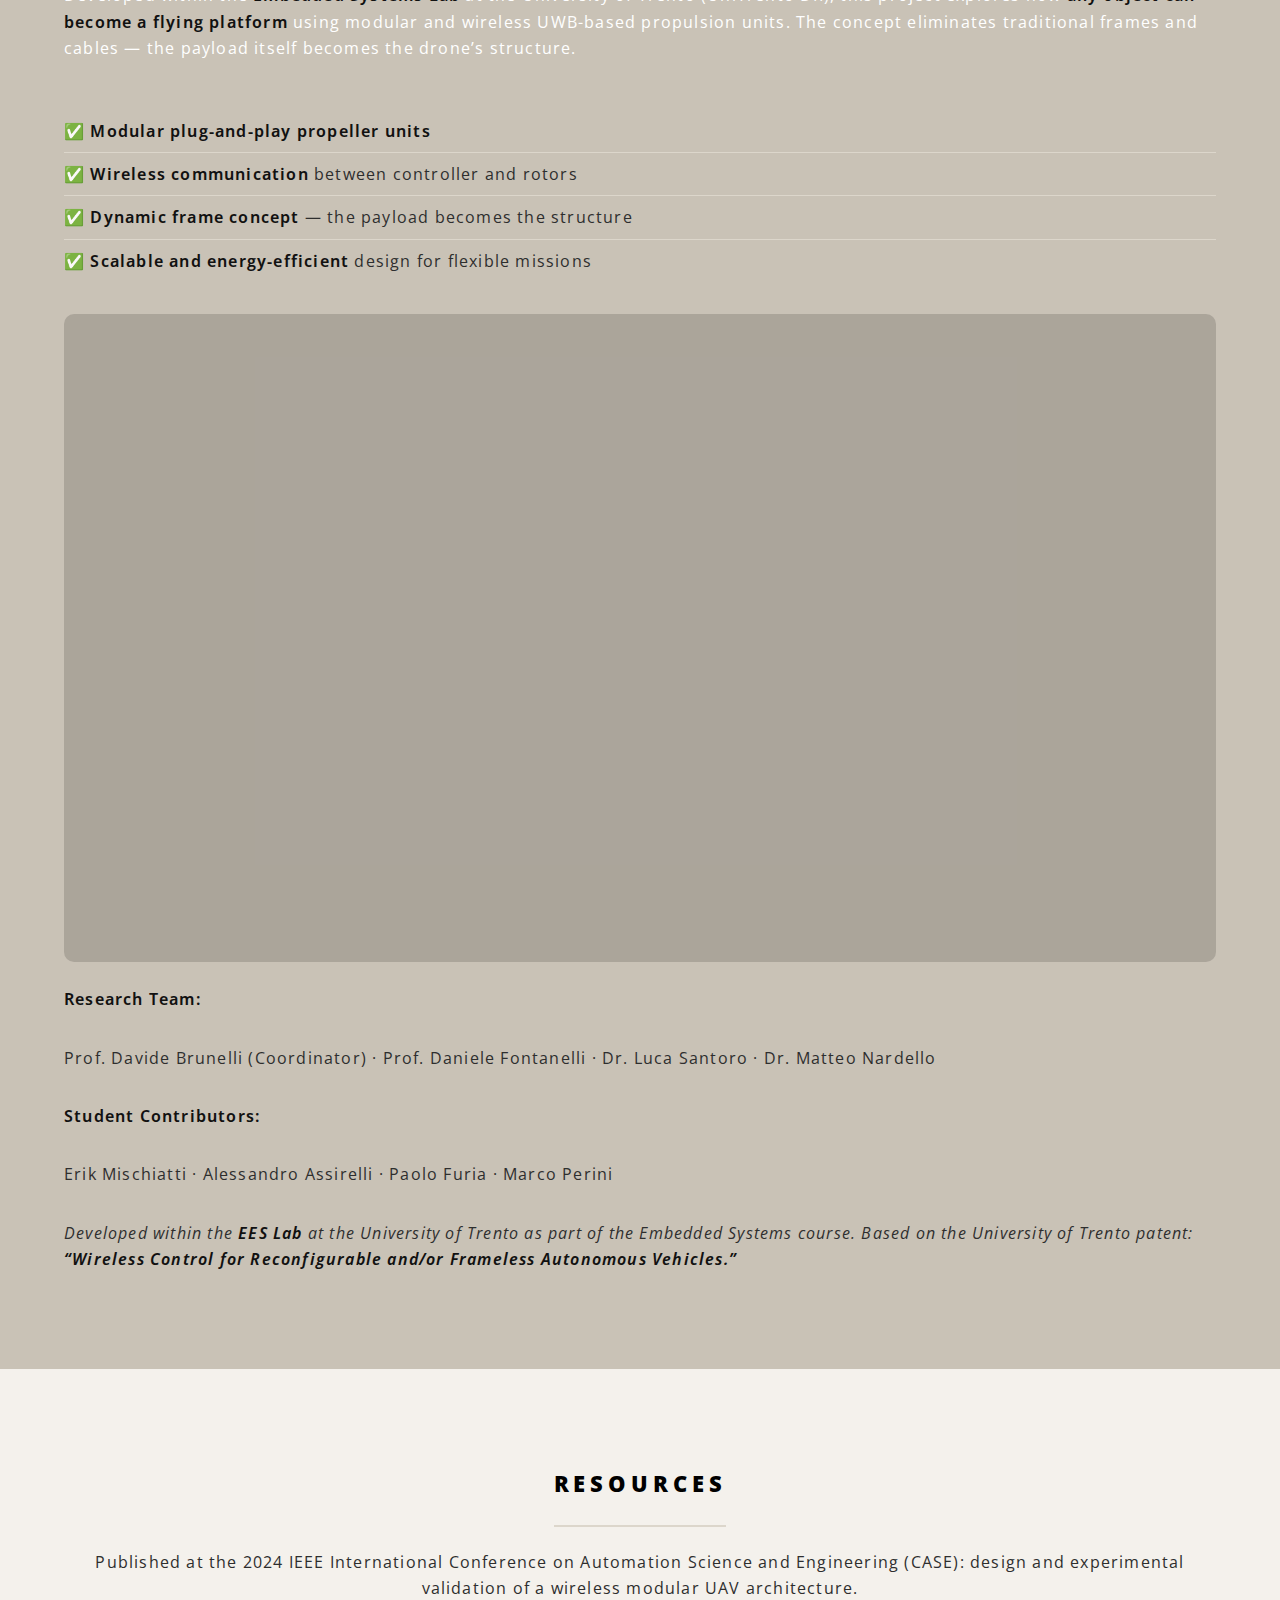
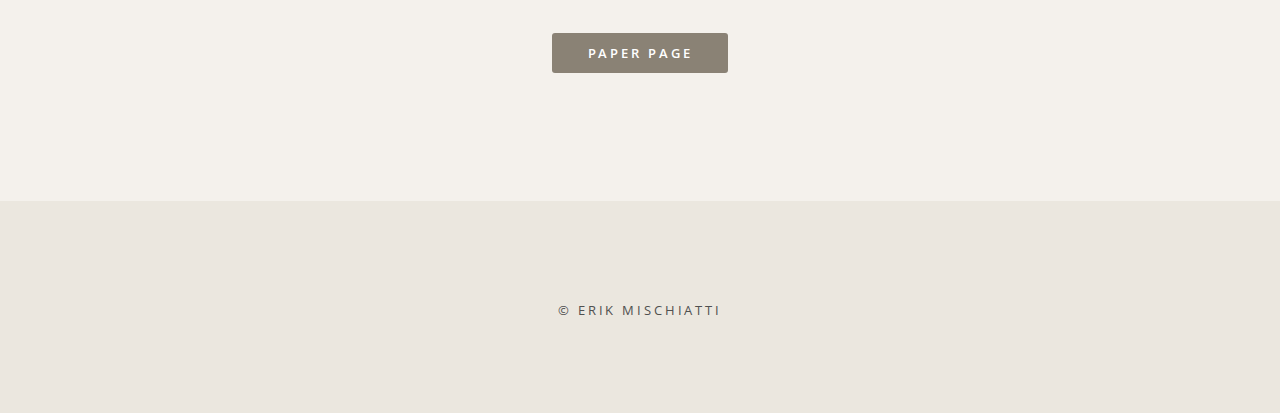
<file: pages/uwb_project.html>
<!DOCTYPE html>
<html lang="en">
<head>
  <meta charset="UTF-8" />
  <meta name="viewport" content="width=device-width, initial-scale=1.0"/>
  <title>UWB Communication System for UAVs</title>

  <!-- CSS principali -->
  <link rel="stylesheet" href="../assets/css/main.css" />
  <link rel="stylesheet" href="../assets/css/custom.css" />

  <!-- Font Awesome per le icone (stesso CDN usato in home) -->
  <link rel="preconnect" href="https://cdnjs.cloudflare.com" crossorigin>
  <link rel="stylesheet"
        href="https://cdnjs.cloudflare.com/ajax/libs/font-awesome/6.5.0/css/all.min.css"
        crossorigin="anonymous" referrerpolicy="no-referrer" />

  <!-- Stili minimi di pagina (PUOI spostarli in ../assets/css/custom.css) -->
  <style>
    /* ---------- Helpers responsive media ---------- */
    .media-fit { width:100%; height:auto; display:block; border-radius:8px; }

    /* Galleria immagini semplice (2 figure una sotto l’altra su mobile, affiancate su desktop) */
    .figure-grid {
      display:grid; gap:16px;
      grid-template-columns: 1fr;
    }
    @media (min-width: 900px) {
      .figure-grid { grid-template-columns: 1fr; } /* qui hai una singola immagine, lasciamo 1 col */
    }

    /* Video responsive con aspect-ratio */
    .video-wrap {
      position: relative;
      width: 100%;
      aspect-ratio: 16 / 9;   /* supportato dai browser moderni */
      background: rgba(0,0,0,.15);
      border-radius: 10px;
      overflow: hidden;
    }
    .video-wrap video {
      position:absolute; inset:0;
      width:100%; height:100%;
      object-fit:cover;
    }

    /* ---------- Card grid (coerente con lo stile già usato in index) ---------- */
    .card-grid {
      display: grid;
      gap: 20px;
      grid-template-columns: repeat(auto-fit, minmax(240px, 1fr));
    }
    .card {
      background: rgba(255,255,255,.05);
      border: 1px solid rgba(0,0,0,.08);
      border-radius: 12px;
      padding: 20px;
      transition: transform .15s ease, box-shadow .15s ease, background .15s ease;
    }
    .card:hover, .card:focus-within {
      transform: translateY(-2px);
      box-shadow: 0 8px 26px rgba(0,0,0,.22);
      background: rgba(255,255,255,.07);
    }
    .card .icon {
      font-size: 1.6rem;
      display: inline-block;
      margin-bottom: .4rem;
      opacity: .9;
    }

    /* Header titoli leggermente compatti */
    #header h1 { margin: 0; line-height: 1.2; }
  </style>
</head>
<body>

  <!-- Header (semplice, fisso come Spectral) -->
  <header id="header">
    <div class="inner">
      <h1>UWB Communication System for UAVs</h1>
      <a href="../index.html" class="home-icon" aria-label="Go back to Home">
      <i class="fa-solid fa-house"></i>
    </a>
    </div>
  </header>

  <!-- Main -->
  <div id="main">

    <!-- Overview -->
    <section id="overview" class="wrapper style3 special">
      <div class="inner">
        <header class="major">
          <h2>Project Overview</h2>
          <p>Developing a Modular Communication System for UAVs Using Ultra-Wideband (UWB) Technology</p>
          <p>
            This project focuses on the design and implementation of a modular communication system for drones using UWB technology.
            The system enables real-time communication between the flight controller and ESCs, overcoming traditional wiring limitations.
            It is suitable for advanced logistics applications and highly customizable UAV configurations.
          </p>
          <p><em>Status:</em> <strong>Completed</strong></p>
        </header>
      </div>
    </section>

    <!-- Key Features (card) -->
    <section id="key-features" class="wrapper style2">
      <div class="inner">
        <header class="major">
          <h2>Key Features</h2>
        </header>

        <div class="card-grid" role="list">
          <article class="card" role="listitem" tabindex="0">
            <div class="icon"><i class="fa-solid fa-sitemap" aria-hidden="true"></i></div>
            <h3>Modular Design (Scalability)</h3>
            <p>Supports tricopter, quadcopter, hexacopter setups — flexible for multiple UAV applications.</p>
          </article>

          <article class="card" role="listitem" tabindex="0">
            <div class="icon"><i class="fa-solid fa-wifi" aria-hidden="true"></i></div>
            <h3>UWB Communication</h3>
            <p>Decawave DWM1001C @ 6489.6&nbsp;MHz, 499.2&nbsp;MHz bandwidth, up to 6.8&nbsp;Mbps for reliable low-latency links.</p>
          </article>

          <article class="card" role="listitem" tabindex="0">
            <div class="icon"><i class="fa-solid fa-bolt" aria-hidden="true"></i></div>
            <h3>Latency Optimization</h3>
            <p>End-to-end delay within ~5&nbsp;ms for motor control, validated via simulation and real-world tests.</p>
          </article>
        </div>
      </div>
    </section>

    <!-- System Architecture (immagine responsive) -->
    <section id="architecture" class="wrapper style2">
      <div class="inner">
        <header class="major">
          <h2>System Architecture</h2>
          <p>
           <strong>The architecture includes a master module that captures PWM signals from the flight controller,
            and multiple slave modules (each with ESC, motor, UWB receiver). Slaves synchronize motor control
            using PWM triggered by a master sync signal.</strong>
          </p>
        </header>

        <div class="figure-grid">
          <figure>
            <img class="media-fit" src="../pics/system_concept.drawio.png" alt="UWB system architecture diagram">
          </figure>
        </div>
      </div>
    </section>

    <!-- Results -->
    <section id="results" class="wrapper style2">
      <div class="inner">
        <header class="major">
          <h2>Performance Results</h2>
          <p>
           <strong>Experiments show stable flight despite introduced wireless delays. Hardware-in-the-loop simulations confirm robust control
            even around the 5&nbsp;ms delay threshold, consistent with real-world outcomes.</strong>
          </p>
        </header>

        <div class="video-wrap" aria-label="Demo video">
          <video controls preload="metadata" poster="" playsinline>
            <source src="../pics/RECEIVER_FIRMWARE_OLD_3840x2160_60fps_edit.mp4" type="video/mp4">
            Your browser does not support the video tag.
          </video>
        </div>
      </div>
    </section>

    <!-- Research Context -->
    <section id="research-context" class="wrapper style4">
      <div class="inner">
        <header class="major">
          <h2>“Anything is a Drone!” — Research Context</h2>
          <p>
            Developed within the <strong>Embedded Systems Lab</strong> at the University of Trento (UniTrento DII), 
            this project explores how <strong>any object can become a flying platform</strong> using modular and wireless UWB-based propulsion units.  
            The concept eliminates traditional frames and cables — the payload itself becomes the drone’s structure.
          </p>
        </header>

    <!-- Key Features -->
    <ul class="alt">
      <li>✅ <strong>Modular plug-and-play propeller units</strong></li>
      <li>✅ <strong>Wireless communication</strong> between controller and rotors</li>
      <li>✅ <strong>Dynamic frame concept</strong> — the payload becomes the structure</li>
      <li>✅ <strong>Scalable and energy-efficient</strong> design for flexible missions</li>
    </ul>

    <!-- YouTube Video -->
    <div class="video-wrap" aria-label="Anything is a Drone video demonstration">
      <iframe
        src="https://www.youtube.com/embed/rQPsniFY9L8"
        title="Anything is a Drone — Modular Wireless UAV Prototype"
        frameborder="0"
        allow="accelerometer; autoplay; clipboard-write; encrypted-media; gyroscope; picture-in-picture"
        allowfullscreen
      ></iframe>
    </div>


    <!-- Research Team -->
    <div class="team-info" style="margin-top: 1.5em;">
      <p><strong>Research Team:</strong></p>
      <p>
        Prof. Davide Brunelli (Coordinator) · Prof. Daniele Fontanelli · Dr. Luca Santoro · Dr. Matteo Nardello
      </p>
      <p><strong>Student Contributors:</strong></p>
      <p>
        Erik Mischiatti · Alessandro Assirelli · Paolo Furia · Marco Perini
      </p>
      <p>
        <em>
          Developed within the <strong>EES Lab</strong> at the University of Trento as part of the Embedded Systems course.  
          Based on the University of Trento patent:
          <strong>“Wireless Control for Reconfigurable and/or Frameless Autonomous Vehicles.”</strong>
        </em>
      </p>
    </div>
  </div>
</section>


    <!-- Resources -->
    <section id="publications" class="wrapper style3 special">
      <div class="inner">
        <header class="major">
          <h2>Resources</h2>
          <p>
            Published at the 2024 IEEE International Conference on Automation Science and Engineering (CASE):
            design and experimental validation of a wireless modular UAV architecture.
          </p>
          <p>
            <a href="https://ieeexplore.ieee.org/document/10711488"
               target="_blank" rel="noopener" class="button primary">
              Paper page
            </a>
          </p>
        </header>
      </div>
    </section>

  </div><!-- /#main -->

  <!-- Footer -->
  <footer id="footer">
    <div class="inner">
      <ul class="copyright">
        <li>&copy; Erik Mischiatti</li>
      </ul>
    </div>
  </footer>

  <!-- (facoltativo) stessi script di base della home se servono effetti/scrolly
  <script src="../assets/js/jquery.min.js"></script>
  <script src="../assets/js/jquery.scrollex.min.js"></script>
  <script src="../assets/js/jquery.scrolly.min.js"></script>
  <script src="../assets/js/browser.min.js"></script>
  <script src="../assets/js/breakpoints.min.js"></script>
  <script src="../assets/js/util.js"></script>
  <script src="../assets/js/main.js"></script>
  -->
</body>
</html>
</file>
<file: assets/css/custom.css>
/* ===== custom.css ===== */

html { scroll-behavior: smooth; }

/* CTA / Buttons */
.btn{
  display:inline-block;padding:.75rem 1rem;border-radius:10px;
  border:1px solid rgba(39,3,3,.35);text-decoration:none;font-weight:600;line-height:1;
  transition:transform .15s ease, box-shadow .15s ease, background .15s ease;
  background:rgba(255,255,255,.06)
}
.btn:hover{ transform:translateY(-1px); box-shadow:0 6px 20px rgba(0,0,0,.25); }
.btn:focus-visible{ outline:2px dashed #fff; outline-offset:3px; }

/* Cards / Grids */
.grid-3{display:grid;grid-template-columns:repeat(auto-fit,minmax(240px,1fr));gap:22px}
.card{
  background:rgba(255,255,255,.06);border-radius:12px;padding:20px;
  transition:transform .15s ease, box-shadow .15s ease, background .15s ease
}
.card:hover,.card:focus-within{transform:translateY(-2px);box-shadow:0 10px 30px rgba(0,0,0,.25);background:rgba(255,255,255,.08)}
.card-icon{font-size:1.8rem;margin-bottom:.5rem;opacity:.9}

/* Tags */
.tags{display:flex;flex-wrap:wrap;gap:10px;justify-content:center}
.tag{border:1px solid rgba(255,255,255,.25);border-radius:999px;padding:.35rem .75rem;font-size:.9rem;opacity:.9}

/* Timeline */
.timeline{position:relative;margin:0 auto;max-width:960px;padding-left:16px}
.timeline:before{content:"";position:absolute;left:16px;top:0;bottom:0;width:2px;background:rgba(255,255,255,.25)}
.tl-item{position:relative;padding-left:36px;margin:22px 0}
.tl-dot{position:absolute;left:8px;top:.5rem;width:16px;height:16px;border-radius:50%;background:#fff}
.tl-dot.is-current{background:#2323ff}
.tl-content h3{margin:0 0 .25rem 0}
.tl-content p{margin:0;opacity:.9}
.tl-meta{opacity:.8;font-size:.9rem;margin-top:.25rem}

/* H1 più grande, solo in home */
#header.alt h1 a{font-size:clamp(1.8rem,3vw + .5rem,3.2rem);line-height:1.1}

/* Education layout tweaks (manteniamo il tuo stile) */
.edu-item { display:flex; align-items:center; margin-bottom:20px; }
.edu-logo { flex:1; max-width:100px; margin-right:20px; }
.edu-logo img { width:100%; }
.edu-details { flex:3; }

@media (prefers-reduced-motion: reduce){
  .btn,.card{transition:none}
  .card:hover{transform:none;box-shadow:none}
}

/* === Projects grid === */
.projects-grid{
  display:grid;
  grid-template-columns:repeat(auto-fit,minmax(260px,1fr));
  gap:22px;
}

/* Card progetto */
.project-card{ display:flex; flex-direction:column; }
.project-thumb{
  display:block;
  border-radius:10px;
  overflow:hidden;
  aspect-ratio:16/9;  
  background:rgba(255,255,255,.06);
}
.project-thumb img{
  width:100%; height:100%; object-fit:cover; display:block;
  transition:transform .25s ease;
}
.project-card:hover .project-thumb img,
.project-card:focus-within .project-thumb img{
  transform:scale(1.03);
}
.project-thumb--placeholder{
  width:100%; height:100%;
  display:flex; align-items:center; justify-content:center;
  font-weight:700; letter-spacing:.1em; opacity:.8;
}

/* Testi card */
.project-body{ padding-top:12px; }
.project-title{ margin:0 0 .25rem; font-size:1.1rem; line-height:1.25; }
.project-title a{ text-decoration:none; }
.project-desc{ margin:0 0 .5rem; opacity:.9; }
.project-actions{ display:flex; gap:10px; }

/* Piccolo affinamento per Spectral */
.wrapper.style2 .major p{ opacity:.9; }

/* === Education cards (usa lo stesso look dei Projects) === */

/* Griglia: copia la logica di .projects-grid per coerenza */
.edu-grid{
  display:grid;
  grid-template-columns:repeat(auto-fit,minmax(260px,1fr));
  gap:22px;
}

/* Card education: riusa .card .project-card e aggiungi thumb logo */
.edu-card{}

/* Contenitore logo: mantiene proporzioni e centratura del marchio */
.edu-thumb{
  border-radius:10px;
  overflow:hidden;
  aspect-ratio:16/9;             /* coerente con i progetti */
  display:flex; align-items:center; justify-content:center;
  background:rgba(255,255,255,.06);
}

/* Logo: non deve ritagliarsi, quindi 'contain' + padding */
.edu-thumb img{
  width:80%; height:80%;
  object-fit:contain;            /* IMPORTANTE: loghi interi */
  display:block;
}

/* Metadati (tag) sotto la descrizione */
.edu-meta{
  display:flex; flex-wrap:wrap; gap:8px; margin-top:.5rem;
}

.edu-meta .tag{
  border:1px solid rgba(255,255,255,.25);
  border-radius:999px; padding:.25rem .6rem; font-size:.85rem; opacity:.9;
}

/* === VIDEO blocks (riutilizzabili) === */
.video,
#results .video {
  text-align: center;
}
.video video,
#results video {
  max-width: 100%;
  height: auto;
  display: inline-block;
  border-radius: 10px; /* opzionale */
}

/* === ABOUT layout === */
.about-container{
  display:flex; justify-content:center; align-items:center;
  flex-wrap:wrap; margin-bottom:2em;
}
.about-photo{ 
  flex:1; min-width:200px; max-width:100%; height:auto; margin:10px; 
}
.about-photo img{
  width:100%; height:200px;
  object-fit:cover; object-position:center;
  border-radius:10px; box-shadow:0 0 10px rgba(0,0,0,0.2);
}
.about-description{ 
  flex:2; margin:10px; font-size:1em; text-align:left; 
}

/* Miglioria responsive per schermi larghi (opzionale) */
@media (min-width: 960px){
  .about-photo img{ height:280px; }
}

/* === Foto profilo circolare (usa SOLO se aggiungi class="profile-pic" all'img) === */
/* Se non ti serve la versione tonda, puoi omettere questo blocco */
.profile-pic{
  width: 220px; height: 220px;
  border-radius: 50%;
  object-fit: cover; object-position: center;
}

/* === Spotlight WIP (solo se la usi davvero) === */
/*
#projects .spotlight.wip{
  justify-content:center; text-align:center;
  min-height:240px; padding:4rem 2rem;
}
#projects .spotlight.wip .content{ 
  max-width:720px; margin:0 auto; 
}
#projects .spotlight.wip h2{ margin-bottom:.5rem; }
*/


	/* Correggi il comportamento del tag <br> e gestisci lo stile del testo sui dispositivi mobili */
	.spotlight h2 {
	    white-space: normal; /* Assicura che il testo rispetti i cambi di riga */
		
	}
	
	@media (max-width: 600px) {
	    .spotlight h2 {
	        font-size: 1.5em; /* Riduci leggermente la dimensione del testo su mobile */
	        line-height: 1.2; /* Aggiusta l'interlinea per renderlo più leggibile */
	    }
	}
	

  /* ===========================
   NEUTRAL THEME OVERRIDES
   Base sand: #c9c2b6
   =========================== */

:root{
  --sand: #c9c2b6;       /* base */
  --sand-50:#f4f1ec;
  --sand-100:#ebe7df;
  --sand-200:#dfd8c9;
  --ink:#2e2e2e;         /* testo principale */
  --ink-2:#505050;       /* secondario */
  --line:#dcd6cb;        /* bordi / linee */
  --accent:#8a8275;      /* accento discreto */
  --accent-strong:#5a5348;/* hover/active */
  --white:#ffffff;
}

/* Body + tipografia base (sostituisce il dark background del tema) */
body{
  background: var(--sand);
  color: var(--ink);
}
strong,b,h1,h2,h3,h4,h5,h6{ color: var(--ink); }
a{ border-bottom-color: rgba(0,0,0,.25); }
a:hover{ border-bottom-color: transparent; }

/* Header (nav fisso) */
#header{
  background: var(--sand-100);   /* chiaro e pulito */
  border-bottom: 1px solid var(--line);
}
#header nav > ul > li > a{ color: var(--ink); }
#header.alt{ background: transparent; } /* resta trasparente sulla hero */
#header.alt h1 a{ color: var(--ink); }

/* Banner: rendo i testi dark e attenuo l’overlay scuro */
#banner h2,
#banner p,
#banner .more{ color: var(--ink); }
#banner h2:before, #banner h2:after{ background: var(--ink); }
body.is-preload #banner:after{ opacity: 0; } /* evita l'effetto "scurente" */

/* Wrapper: mappiamo gli sfondi del tema a superfici chiare */
.wrapper.style1{
  background: var(--sand-100);
  color: var(--ink);
}
.wrapper.style2{
  background: var(--white);
  color: var(--ink);
}
.wrapper.style3{
  background: var(--sand-50);
  color: var(--ink);
}
/* stile5 già chiaro: lo armonizziamo */
.wrapper.style5{
  background: var(--white);
  color: var(--ink);
}

/* Headings con underline nelle section header.major */
header.major h2,
header.major h3,
header.major h4,
header.major h5,
header.major h6{
  border-bottom-color: var(--line);
}
header p{ color: var(--ink-2); }

/* Elementi testuali */
hr{ border-bottom-color: var(--line); }
blockquote{ border-left-color: var(--line); }

/* Form (bordi e focus neutri) */
input[type="text"],
input[type="password"],
input[type="email"],
select, textarea{
  background-color: var(--sand-100);
  color: var(--ink);
}
input[type="text"]:focus,
input[type="password"]:focus,
input[type="email"]:focus,
select:focus, textarea:focus{
  box-shadow: 0 0 0 2px var(--accent);
}

/* Tabelle */
table tbody tr{ border-color: var(--line); }
table tbody tr:nth-child(2n + 1){ background-color: var(--sand-100); }
table thead, table tfoot{ border-color: var(--line); }
table th{ color: var(--ink); }

/* Pulsanti del tema (.button e .button.primary) */
.button{
  box-shadow: inset 0 0 0 2px var(--ink);
  color: var(--ink);
  background: transparent;
}
.button:hover{ background: var(--sand-100); }
.button:active{ background: var(--sand-200); }

.button.primary{
  background: var(--accent);
  color: var(--white) !important;
  box-shadow: none !important;
}
.button.primary:hover{ background: var(--accent-strong) !important; }
.button.primary:active{ background: #464036 !important; }

/* Footer neutro */
#footer{
  background: var(--sand-100);
}
#footer .icons a{ color: var(--ink-2); }
#footer .icons a:hover{ color: var(--ink); }
#footer .copyright{ color: var(--ink-2); }
#footer .copyright li{ border-left-color: var(--line); }

/* Icone “major” (bordo) */
.icon.major{
  border-color: var(--line);
  color: var(--accent-strong);
}

/* List + dividers */
ul.alt li{ border-top-color: var(--line); }

/* Spotlight (se le riusi) -> fondi neutri anziché overlay scuri */
.spotlight:nth-child(n){
  background-color: transparent;
}
.spotlight .content{ color: var(--ink); }

/* Progetti / card */
.card{
  background: #dcd6cb; 
  border: 1px solid var(--line);
}
.card:hover, .card:focus-within{
  background: var(--white);
  box-shadow: 0 10px 30px rgba(0,0,0,.08);
}
.project-thumb{ background: var(--sand-100); }

/* About section: testo e immagine coerenti col tema chiaro */
.about-description{ color: var(--ink); }
.about-photo img{
  box-shadow: 0 6px 16px rgba(0,0,0,.08);
}

/* Menu laterale mobile (#menu) */
#menu{
  background: var(--sand-100);
  color: var(--ink);
}
#menu ul > li{ border-top-color: var(--line); }

/* Titoli scuri nelle sezioni About e Skills */
#about header.major h2,
#three header.major h2 {
  color: #2e2e2e !important;
  border-bottom-color: #dcd6cb !important; /* se vuoi coerente con la nuova palette */
}

#about header.major p,
#three header.major p {
  color: #505050 !important; /* sottotitolo più tenue */
}

/* Titoli in nero */
h1, h2, h3, h4, h5, h6 {
  color: #000 !important;
}

/* Sezioni specifiche: About e Skills */
#about h2,
#three h2,
#three h3 {
  color: #000 !important;
}


/* ===== H.A.R.O. page specifics ===== */

/* Block diagram (SVG) — palette neutra */
.block-diagram{
  overflow:auto; border-radius:12px; padding:6px; 
  background: var(--sand-50, #f4f1ec);
  border: 1px solid var(--line, #dcd6cb);
}

/* Rettangoli principali e secondari */
.bd-rect{ fill:#fff; stroke: var(--line, #dcd6cb); stroke-width:1.2; }
.bd-rect--secondary{ fill:#fff; stroke: var(--line, #dcd6cb); stroke-width:1; opacity:.9; }

/* Testi e frecce del diagramma */
.bd-title{ fill:#2e2e2e; font-weight:700; font-size:16px; text-anchor:middle; }
.bd-text{ fill:#2e2e2e; font-size:13px; text-anchor:middle; opacity:.9; }
.bd-arrow{ stroke:#2e2e2e; stroke-width:2; }
.bd-arrow-label{ fill:#2e2e2e; font-size:12px; opacity:.85; }
.bd-arrow-head{ fill:#2e2e2e; }
.bd-arrow--dashed{ stroke:#2e2e2e; stroke-width:1.5; stroke-dasharray:5 4; }

/* Progress bar */
.progress{ 
  height:10px; border-radius:999px; background: var(--sand-100, #ebe7df);
  overflow:hidden; margin:.5rem 0 0;
}
.progress > span{ display:block; height:100%; background:#2323ff; }

/* Icone nelle card (colore neutro) */
.card-icon, .ucard h3 i{ color:#444; }

/* Titoli/scalette scure dentro sezioni “special/major” anche qui */
.wrapper.style3 h1, .wrapper.style3 h2, .wrapper.style3 h3,
.wrapper.style3 h4, .wrapper.style3 h5, .wrapper.style3 h6 { color:#000 !important; }
.wrapper.style3 header.major h2,
.wrapper.style3 header.major h3 { border-bottom-color: var(--line, #000) !important; }
.wrapper.style3 header p, .wrapper.style3 p { color:#2e2e2e !important; }

/* === Project page responsive media === */

/* Grid per due media affiancati che collassano in colonna su schermi piccoli */
.media-grid{
  display:grid;
  grid-template-columns: repeat(auto-fit, minmax(280px,1fr));
  gap: 18px;
}
.media-grid img{
  width:100%;
  height:auto;
  display:block;
  border-radius:8px;
  object-fit:contain; /* evita tagli su schemi/diagrammi */
}

/* Coppia di immagini nella sezione Scenarios */
.image-pair{
  display:grid;
  grid-template-columns: repeat(auto-fit, minmax(260px,1fr));
  gap:16px;
}
.image-pair img{
  width:100%;
  height:auto;
  display:block;
  border-radius:8px;
  object-fit:cover; /* va bene per foto; cambia in 'contain' se preferisci nessun crop */
}

/* Galleria GIF veramente responsive */
.gallery{
  display:grid;
  grid-template-columns: repeat(auto-fit, minmax(220px,1fr));
  gap: 15px;
}
.gallery-item img{
  width:100%;
  height:auto;
  display:block;
  border-radius:6px;
}

/* Se Spectral impone max-width all'interno di .image, neutralizziamo qui */
#architecture .image img,
#results .image img{
  max-width: 100% !important;
  height: auto !important;
}

/* ===== Green Vigilance – layout media ===== */

/* Griglia immagini (gallery) */
.media-grid{
  display:grid;
  grid-template-columns:repeat(2, minmax(0, 1fr));
  gap: 18px;
}
@media (max-width: 820px){
  .media-grid{ grid-template-columns: 1fr; }
}
.media-card{
  background: rgba(255,255,255,.04);
  border: 1px solid rgba(0,0,0,.08);
  border-radius: 12px;
  overflow: hidden;
  transition: transform .15s ease, box-shadow .15s ease, background .15s ease;
}
.media-card:hover{ transform: translateY(-2px); box-shadow: 0 10px 30px rgba(0,0,0,.25); }
.media-card img{
  display:block;
  width:100%;
  height:auto;
}
.media-card figcaption{
  padding: 10px 14px;
  font-size: .95rem;
  opacity: .9;
}

/* Griglia video */
.video-grid{
  display:grid;
  grid-template-columns:repeat(2, minmax(0, 1fr));
  gap: 20px;
}
@media (max-width: 820px){
  .video-grid{ grid-template-columns: 1fr; }
}
.video-card{
  background: rgba(255,255,255,.04);
  border: 1px solid rgba(0,0,0,.08);
  border-radius: 12px;
  padding: 10px;
}
.video-card video{
  display:block;
  width:100%;
  height:auto;
  border-radius: 8px;
}

/* Lista feature più ariosa */
.feature-list{
  list-style: disc;
  padding-left: 1.25rem;
}
.feature-list li{ margin-bottom:.5rem; }

/* ===== Cards layout (Hachi page) ===== */
.cards-grid{
  display:grid;
  grid-template-columns:repeat(auto-fit,minmax(260px,1fr));
  gap:22px;
}

/* .card{
  background:rgba(255,255,255,.04);
  border:1px solid rgba(255,255,255,.12);
  border-radius:14px;
  padding:22px;
  transition:transform .15s ease, box-shadow .15s ease, background .15s ease, border-color .15s ease;
} */

.card:hover,
.card:focus-within{
  transform:translateY(-2px);
  background:rgba(255,255,255,.06);
  border-color:rgba(255,255,255,.2);
  box-shadow:0 10px 30px rgba(0,0,0,.25);
}

.card h3{
  margin:0 0 .5rem 0;
  letter-spacing:.04em;
}

/* Spaziatura coerente con il tuo tema */
#overview-cards .major{
  margin-bottom:2rem;
}

/* ===== HARO: icon links (GitHub / Notion) ===== */
.icon-links{
  display:flex; gap:16px; justify-content:center; align-items:center;
  margin-top:.75rem; flex-wrap:wrap;
}
.icon-link{
  display:inline-flex; align-items:center; gap:8px;
  padding:.55rem; border-radius:999px;
  text-decoration:none; font-weight:600;
  background: var(--white);
  color: var(--ink);
  border: 1px solid var(--line);
  transition: transform .15s ease, box-shadow .15s ease, background .15s ease, border-color .15s ease;
}
.icon-link:hover{
  transform: translateY(-1px);
  box-shadow: 0 8px 24px rgba(0,0,0,.08);
  border-color: var(--accent);
}
.icon-link i{ font-size:1.1rem; line-height:1; }

/* Icona Home in alto a destra */
#header .home-icon {
  position: absolute;
  top: px;
  right: 20px;
  font-size: 1.4rem;
  color: var(--ink); /* colore coerente con il tema */
  text-decoration: none;
  transition: color 0.2s ease;
}

#header .home-icon:hover {
  color: var(--accent-strong); /* colore al passaggio */
}


/* Centro e limito la larghezza quando la griglia ha UNA SOLA card */
.edu-grid:has(> .edu-card:nth-child(1):last-child){
  justify-items: center;       /* centra la/e card nella cella */
}

.edu-grid:has(> .edu-card:nth-child(1):last-child) > .edu-card{
  width: min(100%, 460px);     /* larghezza massima desiderata */
}

#bottle-drainer-viewer {
  width: 100%;
  height: 100%;
  display: block;
  background: var(--sand-100);
  border-radius: 10px;
}

.video-wrap {
  position: relative;
  width: 100%;
  aspect-ratio: 16 / 9;  /* mantiene il formato corretto */
  background: rgba(0, 0, 0, .15);
  border-radius: 10px;
  overflow: hidden;
}

.video-wrap iframe,
.video-wrap video {
  position: absolute;
  inset: 0;
  width: 100%;
  height: 100%;
  object-fit: cover;
}


/* Mostra il testo "Menu" nel bottone mobile */
#header nav > a[href="#menu"] {
  text-indent: 0;
  font-size: 1em;
  color: #fff;
  display: flex;
  align-items: center;
  justify-content: center;
  gap: 8px;
}

#header nav > a[href="#menu"]:before {
  content: '\f0c9'; /* icona fontawesome hamburger */
  font-family: 'Font Awesome 5 Free';
  font-weight: 900;
  display: inline-block;
}

@media screen and (max-width: 980px) {
  #header nav > a[href="#menu"] {
    background: rgba(255, 255, 255, 0.1);
    padding: 0.5em 1em;
    border-radius: 5px;
  }
}

/* === MENU button — versione allineata e coerente col theme toggle === */

#header .menuToggle {
  position: relative;
  display: flex !important;
  align-items: center;
  justify-content: center;
  width: 1.8rem;
  height: 1.8rem;
  margin: 0;
  margin-right: 1.2rem; /* stessa distanza del theme toggle dal bordo opposto */
  padding: 0;
  background: none !important;
  border: none !important;
  outline: none !important;
  box-shadow: none !important;
  font-size: 1.4rem; /* uguale al theme toggle */
  color: #fff !important;
  cursor: pointer;
  transition: color 0.2s ease, transform 0.2s ease;
}

#header .menuToggle:hover {
  transform: scale(1.1);
  color: #ffd86b !important; /* stesso effetto hover del theme toggle */
}

/* icona hamburger */
#header .menuToggle:before {
  content: '\f0c9'; /* Font Awesome hamburger */
  font-family: 'Font Awesome 6 Free';
  font-weight: 900;
  color: currentColor;
}

/* nasconde completamente la scritta “Menu” */
#header .menuToggle span {
  display: none !important;
}

/* Header alternato (bianco su hero) */
#header.alt .menuToggle {
  color: #fff !important;
}

#header.alt .menuToggle:hover {
  color: #ffd86b !important;
}

/* Versione Light Mode */
body.light-mode #header .menuToggle {
  color: #222 !important;
}
body.light-mode #header .menuToggle:hover {
  color: #0077cc !important;
}

/* Mobile: mantiene proporzioni e centratura verticale */
@media screen and (max-width: 736px) {
  #header .menuToggle {
    font-size: 1.25rem;
    margin-right: 1rem;
    width: 1.6rem;
    height: 1.6rem;
  }
}


/*
====== THEME TOGGLE — VERSIONE DEFINITIVA (STABILE) ====== 

Header layout: titolo + toggle a sinistra, menu a destra 
#header {
  display: flex;
  align-items: center;
  justify-content: flex-start;   titolo + toggle a sinistra 
  gap: 0.6rem;                   spazio fra titolo e toggle 
  padding: 0.6em 1.2em;
  position: relative;
  flex-wrap: nowrap;             evita che vadano a capo 
  z-index: 1000;
}

 Spinge il menu all'estrema destra 
#nav {
  margin-left: auto;
}

 Titolo sempre inline con l'icona 
#header h1 {
  display: flex;
  align-items: center;
  gap: 0.5rem;
  margin: 0;
}

#header h1 a {
  white-space: nowrap; /* evita che il titolo vada a capo 
}

 Bottone del toggle 
#theme-toggle {
  background: none !important;
  border: none !important;
  outline: none !important;
  box-shadow: none !important;
  padding: 0 !important;
  cursor: pointer;
  font-size: 1.3rem;
  color: #fff;
  display: inline-flex;
  align-items: center;
  justify-content: center;
  margin-left: 0.4rem;
  transition: transform 0.2s ease, color 0.3s ease;
  position: static; /* resta sempre nel flusso, no absolute 
}

#theme-toggle:hover {
  transform: scale(1.15);
  color: #ffd86b;
}

Nessun bordo o effetto focus 
#theme-toggle:focus {
  outline: none !important;
  box-shadow: none !important;
}

Ridimensiona proporzionalmente su schermi piccoli 
@media screen and (max-width: 736px) {
  #header {
    padding: 0.5em 0.9em;
  }

  #header h1 a {
    font-size: 1.05rem;
  }

  #theme-toggle {
    font-size: 1.15rem;
    margin-left: 0.35rem;
  }
}

 ====== LIGHT MODE ====== 
body.light-mode {
  background: #f8f9fa;
  color: #222;
}
body.light-mode a { color: #0077cc; border-bottom-color: #0077cc; }
body.light-mode header#header.alt { background: rgba(255, 255, 255, 0.95); }
body.light-mode section.wrapper { background: #fff; color: #222; }
body.light-mode footer { background: #f1f1f1; color: #333; }
body.light-mode #theme-toggle { color: #222; }

 Icone dinamiche 
body.light-mode #theme-toggle i.fa-sun { display: none; }
body.light-mode #theme-toggle i.fa-moon { display: inline; }
body.dark-mode #theme-toggle i.fa-moon { display: none; }
body.dark-mode #theme-toggle i.fa-sun { display: inline; }

* / 

/* ===== Fix visibility of <strong> text on light backgrounds ===== */
.wrapper.style2 strong,
.wrapper.style3 strong,
.wrapper.style4 strong {
  color: #111; /* testo ben visibile su sfondi chiari */
  font-weight: 650; /* mantiene il grassetto */
}


/* === Skills Grid Section (final fix) === */
.skills-logos-grid {
  display: grid;
  grid-template-columns: repeat(auto-fit, minmax(90px, 1fr));
  gap: 40px;
  justify-items: center;
  align-items: center;

  /* Centratura perfetta all’interno del contenitore Spectral */
  max-width: 1100px;
  margin: 3em auto;        /* centra la griglia orizzontalmente */
  padding: 0 1.5rem;       /* spazio laterale coerente con il tema */
  box-sizing: border-box;

  opacity: 0.95;
  transition: all 0.3s ease;
}

.skills-logos-grid img {
  height: 50px;
  width: auto;
  filter: grayscale(100%) brightness(0.7);
  opacity: 0.7;
  transition: transform 0.25s ease, filter 0.25s ease, opacity 0.25s ease;
}

.skills-logos-grid img:hover {
  transform: scale(1.1);
  filter: grayscale(0%) brightness(1.3) drop-shadow(0 0 12px rgba(255,255,255,0.3));
  opacity: 1;
}

@media (max-width: 768px) {
  .skills-logos-grid {
    gap: 25px;
    padding: 0 1rem;
  }
  .skills-logos-grid img {
    height: 50px;
  }
}

/* Ridimensionamento specifico per il logo ROS */
.skills-logos-grid img[alt="ROS"] {
  height: 30px;  /* o 45px, da regolare a occhio */
  transform-origin: center;
}
</file>
<file: assets/css/main.css>
@import url(fontawesome-all.min.css);
@import url("https://fonts.googleapis.com/css?family=Open+Sans:400,400italic,600,600italic,800,800italic");

/*
	Spectral by HTML5 UP
	html5up.net | @ajlkn
	Free for personal and commercial use under the CCA 3.0 license (html5up.net/license)
*/

html, body, div, span, applet, object,
iframe, h1, h2, h3, h4, h5, h6, p, blockquote,
pre, a, abbr, acronym, address, big, cite,
code, del, dfn, em, img, ins, kbd, q, s, samp,
small, strike, strong, sub, sup, tt, var, b,
u, i, center, dl, dt, dd, ol, ul, li, fieldset,
form, label, legend, table, caption, tbody,
tfoot, thead, tr, th, td, article, aside,
canvas, details, embed, figure, figcaption,
footer, header, hgroup, menu, nav, output, ruby,
section, summary, time, mark, audio, video {
	margin: 0;
	padding: 0;
	border: 0;
	font-size: 100%;
	font: inherit;
	vertical-align: baseline;}

article, aside, details, figcaption, figure,
footer, header, hgroup, menu, nav, section {
	display: block;}

body {
	line-height: 1;
}

ol, ul {
	list-style: none;
}

blockquote, q {
	quotes: none;
}

	blockquote:before, blockquote:after, q:before, q:after {
		content: '';
		content: none;
	}

table {
	border-collapse: collapse;
	border-spacing: 0;
}

body {
	-webkit-text-size-adjust: none;
}

mark {
	background-color: transparent;
	color: inherit;
}

input::-moz-focus-inner {
	border: 0;
	padding: 0;
}

input, select, textarea {
	-moz-appearance: none;
	-webkit-appearance: none;
	-ms-appearance: none;
	appearance: none;
}

/* Basic */

	@-ms-viewport {
		width: device-width;
	}

	html {
		box-sizing: border-box;
	}

	*, *:before, *:after {
		box-sizing: inherit;
	}

	body {
		background: #2e3842;
	}

		body.is-preload *, body.is-preload *:before, body.is-preload *:after {
			-moz-animation: none !important;
			-webkit-animation: none !important;
			-ms-animation: none !important;
			animation: none !important;
			-moz-transition: none !important;
			-webkit-transition: none !important;
			-ms-transition: none !important;
			transition: none !important;
		}

	body, input, select, textarea {
		color: #fff;
		font-family: "Open Sans", Helvetica, sans-serif;
		font-size: 15pt;
		font-weight: 400;
		letter-spacing: 0.075em;
		line-height: 1.65em;
	}

		@media screen and (max-width: 1680px) {

			body, input, select, textarea {
				font-size: 13pt;
			}

		}

		@media screen and (max-width: 1280px) {

			body, input, select, textarea {
				font-size: 12pt;
			}

		}

		@media screen and (max-width: 736px) {

			body, input, select, textarea {
				font-size: 11pt;
				letter-spacing: 0.0375em;
			}

		}

	a {
		-moz-transition: color 0.2s ease, border-bottom-color 0.2s ease;
		-webkit-transition: color 0.2s ease, border-bottom-color 0.2s ease;
		-ms-transition: color 0.2s ease, border-bottom-color 0.2s ease;
		transition: color 0.2s ease, border-bottom-color 0.2s ease;
		border-bottom: dotted 1px;
		color: inherit;
		text-decoration: none;
	}

		a:hover {
			border-bottom-color: transparent;
		}

	strong, b {
		color: #fff;
		font-weight: 600;
	}

	em, i {
		font-style: italic;
	}

	p {
		margin: 0 0 2em 0;
	}

	h1, h2, h3, h4, h5, h6 {
		color: #fff;
		font-weight: 800;
		letter-spacing: 0.225em;
		line-height: 1em;
		margin: 0 0 1em 0;
		text-transform: uppercase;
	}

		h1 a, h2 a, h3 a, h4 a, h5 a, h6 a {
			color: inherit;
			text-decoration: none;
		}

	h2 {
		font-size: 1.35em;
		line-height: 1.75em;
	}

		@media screen and (max-width: 736px) {

			h2 {
				font-size: 1.1em;
				line-height: 1.65em;
			}

		}

	h3 {
		font-size: 1.15em;
		line-height: 1.75em;
	}

		@media screen and (max-width: 736px) {

			h3 {
				font-size: 1em;
				line-height: 1.65em;
			}

		}

	h4 {
		font-size: 1em;
		line-height: 1.5em;
	}

	h5 {
		font-size: 0.8em;
		line-height: 1.5em;
	}

	h6 {
		font-size: 0.7em;
		line-height: 1.5em;
	}

	sub {
		font-size: 0.8em;
		position: relative;
		top: 0.5em;
	}

	sup {
		font-size: 0.8em;
		position: relative;
		top: -0.5em;
	}

	hr {
		border: 0;
		border-bottom: solid 2px #fff;
		margin: 3em 0;
	}

		hr.major {
			margin: 4.5em 0;
		}

	blockquote {
		border-left: solid 4px #fff;
		font-style: italic;
		margin: 0 0 2em 0;
		padding: 0.5em 0 0.5em 2em;
	}

	code {
		background: rgba(144, 144, 144, 0.25);
		border-radius: 3px;
		font-family: "Courier New", monospace;
		font-size: 0.9em;
		letter-spacing: 0;
		margin: 0 0.25em;
		padding: 0.25em 0.65em;
	}

	pre {
		-webkit-overflow-scrolling: touch;
		font-family: "Courier New", monospace;
		font-size: 0.9em;
		margin: 0 0 2em 0;
	}

		pre code {
			display: block;
			line-height: 1.75em;
			padding: 1em 1.5em;
			overflow-x: auto;
		}

	.align-left {
		text-align: left;
	}

	.align-center {
		text-align: center;
	}

	.align-right {
		text-align: right;
	}

/* Row */

	.row {
		display: flex;
		flex-wrap: wrap;
		box-sizing: border-box;
		align-items: stretch;
	}

		.row > * {
			box-sizing: border-box;
		}

		.row.gtr-uniform > * > :last-child {
			margin-bottom: 0;
		}

		.row.aln-left {
			justify-content: flex-start;
		}

		.row.aln-center {
			justify-content: center;
		}

		.row.aln-right {
			justify-content: flex-end;
		}

		.row.aln-top {
			align-items: flex-start;
		}

		.row.aln-middle {
			align-items: center;
		}

		.row.aln-bottom {
			align-items: flex-end;
		}

		.row > .imp {
			order: -1;
		}

		.row > .col-1 {
			width: 8.33333%;
		}

		.row > .off-1 {
			margin-left: 8.33333%;
		}

		.row > .col-2 {
			width: 16.66667%;
		}

		.row > .off-2 {
			margin-left: 16.66667%;
		}

		.row > .col-3 {
			width: 25%;
		}

		.row > .off-3 {
			margin-left: 25%;
		}

		.row > .col-4 {
			width: 33.33333%;
		}

		.row > .off-4 {
			margin-left: 33.33333%;
		}

		.row > .col-5 {
			width: 41.66667%;
		}

		.row > .off-5 {
			margin-left: 41.66667%;
		}

		.row > .col-6 {
			width: 50%;
		}

		.row > .off-6 {
			margin-left: 50%;
		}

		.row > .col-7 {
			width: 58.33333%;
		}

		.row > .off-7 {
			margin-left: 58.33333%;
		}

		.row > .col-8 {
			width: 66.66667%;
		}

		.row > .off-8 {
			margin-left: 66.66667%;
		}

		.row > .col-9 {
			width: 75%;
		}

		.row > .off-9 {
			margin-left: 75%;
		}

		.row > .col-10 {
			width: 83.33333%;
		}

		.row > .off-10 {
			margin-left: 83.33333%;
		}

		.row > .col-11 {
			width: 91.66667%;
		}

		.row > .off-11 {
			margin-left: 91.66667%;
		}

		.row > .col-12 {
			width: 100%;
		}

		.row > .off-12 {
			margin-left: 100%;
		}

		.row.gtr-0 {
			margin-top: 0;
			margin-left: 0em;
		}

			.row.gtr-0 > * {
				padding: 0 0 0 0em;
			}

			.row.gtr-0.gtr-uniform {
				margin-top: 0em;
			}

				.row.gtr-0.gtr-uniform > * {
					padding-top: 0em;
				}

		.row.gtr-25 {
			margin-top: 0;
			margin-left: -0.375em;
		}

			.row.gtr-25 > * {
				padding: 0 0 0 0.375em;
			}

			.row.gtr-25.gtr-uniform {
				margin-top: -0.375em;
			}

				.row.gtr-25.gtr-uniform > * {
					padding-top: 0.375em;
				}

		.row.gtr-50 {
			margin-top: 0;
			margin-left: -0.75em;
		}

			.row.gtr-50 > * {
				padding: 0 0 0 0.75em;
			}

			.row.gtr-50.gtr-uniform {
				margin-top: -0.75em;
			}

				.row.gtr-50.gtr-uniform > * {
					padding-top: 0.75em;
				}

		.row {
			margin-top: 0;
			margin-left: -1.5em;
		}

			.row > * {
				padding: 0 0 0 1.5em;
			}

			.row.gtr-uniform {
				margin-top: -1.5em;
			}

				.row.gtr-uniform > * {
					padding-top: 1.5em;
				}

		.row.gtr-150 {
			margin-top: 0;
			margin-left: -2.25em;
		}

			.row.gtr-150 > * {
				padding: 0 0 0 2.25em;
			}

			.row.gtr-150.gtr-uniform {
				margin-top: -2.25em;
			}

				.row.gtr-150.gtr-uniform > * {
					padding-top: 2.25em;
				}

		.row.gtr-200 {
			margin-top: 0;
			margin-left: -3em;
		}

			.row.gtr-200 > * {
				padding: 0 0 0 3em;
			}

			.row.gtr-200.gtr-uniform {
				margin-top: -3em;
			}

				.row.gtr-200.gtr-uniform > * {
					padding-top: 3em;
				}

		@media screen and (max-width: 1680px) {

			.row {
				display: flex;
				flex-wrap: wrap;
				box-sizing: border-box;
				align-items: stretch;
			}

				.row > * {
					box-sizing: border-box;
				}

				.row.gtr-uniform > * > :last-child {
					margin-bottom: 0;
				}

				.row.aln-left {
					justify-content: flex-start;
				}

				.row.aln-center {
					justify-content: center;
				}

				.row.aln-right {
					justify-content: flex-end;
				}

				.row.aln-top {
					align-items: flex-start;
				}

				.row.aln-middle {
					align-items: center;
				}

				.row.aln-bottom {
					align-items: flex-end;
				}

				.row > .imp-xlarge {
					order: -1;
				}

				.row > .col-1-xlarge {
					width: 8.33333%;
				}

				.row > .off-1-xlarge {
					margin-left: 8.33333%;
				}

				.row > .col-2-xlarge {
					width: 16.66667%;
				}

				.row > .off-2-xlarge {
					margin-left: 16.66667%;
				}

				.row > .col-3-xlarge {
					width: 25%;
				}

				.row > .off-3-xlarge {
					margin-left: 25%;
				}

				.row > .col-4-xlarge {
					width: 33.33333%;
				}

				.row > .off-4-xlarge {
					margin-left: 33.33333%;
				}

				.row > .col-5-xlarge {
					width: 41.66667%;
				}

				.row > .off-5-xlarge {
					margin-left: 41.66667%;
				}

				.row > .col-6-xlarge {
					width: 50%;
				}

				.row > .off-6-xlarge {
					margin-left: 50%;
				}

				.row > .col-7-xlarge {
					width: 58.33333%;
				}

				.row > .off-7-xlarge {
					margin-left: 58.33333%;
				}

				.row > .col-8-xlarge {
					width: 66.66667%;
				}

				.row > .off-8-xlarge {
					margin-left: 66.66667%;
				}

				.row > .col-9-xlarge {
					width: 75%;
				}

				.row > .off-9-xlarge {
					margin-left: 75%;
				}

				.row > .col-10-xlarge {
					width: 83.33333%;
				}

				.row > .off-10-xlarge {
					margin-left: 83.33333%;
				}

				.row > .col-11-xlarge {
					width: 91.66667%;
				}

				.row > .off-11-xlarge {
					margin-left: 91.66667%;
				}

				.row > .col-12-xlarge {
					width: 100%;
				}

				.row > .off-12-xlarge {
					margin-left: 100%;
				}

				.row.gtr-0 {
					margin-top: 0;
					margin-left: 0em;
				}

					.row.gtr-0 > * {
						padding: 0 0 0 0em;
					}

					.row.gtr-0.gtr-uniform {
						margin-top: 0em;
					}

						.row.gtr-0.gtr-uniform > * {
							padding-top: 0em;
						}

				.row.gtr-25 {
					margin-top: 0;
					margin-left: -0.375em;
				}

					.row.gtr-25 > * {
						padding: 0 0 0 0.375em;
					}

					.row.gtr-25.gtr-uniform {
						margin-top: -0.375em;
					}

						.row.gtr-25.gtr-uniform > * {
							padding-top: 0.375em;
						}

				.row.gtr-50 {
					margin-top: 0;
					margin-left: -0.75em;
				}

					.row.gtr-50 > * {
						padding: 0 0 0 0.75em;
					}

					.row.gtr-50.gtr-uniform {
						margin-top: -0.75em;
					}

						.row.gtr-50.gtr-uniform > * {
							padding-top: 0.75em;
						}

				.row {
					margin-top: 0;
					margin-left: -1.5em;
				}

					.row > * {
						padding: 0 0 0 1.5em;
					}

					.row.gtr-uniform {
						margin-top: -1.5em;
					}

						.row.gtr-uniform > * {
							padding-top: 1.5em;
						}

				.row.gtr-150 {
					margin-top: 0;
					margin-left: -2.25em;
				}

					.row.gtr-150 > * {
						padding: 0 0 0 2.25em;
					}

					.row.gtr-150.gtr-uniform {
						margin-top: -2.25em;
					}

						.row.gtr-150.gtr-uniform > * {
							padding-top: 2.25em;
						}

				.row.gtr-200 {
					margin-top: 0;
					margin-left: -3em;
				}

					.row.gtr-200 > * {
						padding: 0 0 0 3em;
					}

					.row.gtr-200.gtr-uniform {
						margin-top: -3em;
					}

						.row.gtr-200.gtr-uniform > * {
							padding-top: 3em;
						}

		}

		@media screen and (max-width: 1280px) {

			.row {
				display: flex;
				flex-wrap: wrap;
				box-sizing: border-box;
				align-items: stretch;
			}

				.row > * {
					box-sizing: border-box;
				}

				.row.gtr-uniform > * > :last-child {
					margin-bottom: 0;
				}

				.row.aln-left {
					justify-content: flex-start;
				}

				.row.aln-center {
					justify-content: center;
				}

				.row.aln-right {
					justify-content: flex-end;
				}

				.row.aln-top {
					align-items: flex-start;
				}

				.row.aln-middle {
					align-items: center;
				}

				.row.aln-bottom {
					align-items: flex-end;
				}

				.row > .imp-large {
					order: -1;
				}

				.row > .col-1-large {
					width: 8.33333%;
				}

				.row > .off-1-large {
					margin-left: 8.33333%;
				}

				.row > .col-2-large {
					width: 16.66667%;
				}

				.row > .off-2-large {
					margin-left: 16.66667%;
				}

				.row > .col-3-large {
					width: 25%;
				}

				.row > .off-3-large {
					margin-left: 25%;
				}

				.row > .col-4-large {
					width: 33.33333%;
				}

				.row > .off-4-large {
					margin-left: 33.33333%;
				}

				.row > .col-5-large {
					width: 41.66667%;
				}

				.row > .off-5-large {
					margin-left: 41.66667%;
				}

				.row > .col-6-large {
					width: 50%;
				}

				.row > .off-6-large {
					margin-left: 50%;
				}

				.row > .col-7-large {
					width: 58.33333%;
				}

				.row > .off-7-large {
					margin-left: 58.33333%;
				}

				.row > .col-8-large {
					width: 66.66667%;
				}

				.row > .off-8-large {
					margin-left: 66.66667%;
				}

				.row > .col-9-large {
					width: 75%;
				}

				.row > .off-9-large {
					margin-left: 75%;
				}

				.row > .col-10-large {
					width: 83.33333%;
				}

				.row > .off-10-large {
					margin-left: 83.33333%;
				}

				.row > .col-11-large {
					width: 91.66667%;
				}

				.row > .off-11-large {
					margin-left: 91.66667%;
				}

				.row > .col-12-large {
					width: 100%;
				}

				.row > .off-12-large {
					margin-left: 100%;
				}

				.row.gtr-0 {
					margin-top: 0;
					margin-left: 0em;
				}

					.row.gtr-0 > * {
						padding: 0 0 0 0em;
					}

					.row.gtr-0.gtr-uniform {
						margin-top: 0em;
					}

						.row.gtr-0.gtr-uniform > * {
							padding-top: 0em;
						}

				.row.gtr-25 {
					margin-top: 0;
					margin-left: -0.375em;
				}

					.row.gtr-25 > * {
						padding: 0 0 0 0.375em;
					}

					.row.gtr-25.gtr-uniform {
						margin-top: -0.375em;
					}

						.row.gtr-25.gtr-uniform > * {
							padding-top: 0.375em;
						}

				.row.gtr-50 {
					margin-top: 0;
					margin-left: -0.75em;
				}

					.row.gtr-50 > * {
						padding: 0 0 0 0.75em;
					}

					.row.gtr-50.gtr-uniform {
						margin-top: -0.75em;
					}

						.row.gtr-50.gtr-uniform > * {
							padding-top: 0.75em;
						}

				.row {
					margin-top: 0;
					margin-left: -1.5em;
				}

					.row > * {
						padding: 0 0 0 1.5em;
					}

					.row.gtr-uniform {
						margin-top: -1.5em;
					}

						.row.gtr-uniform > * {
							padding-top: 1.5em;
						}

				.row.gtr-150 {
					margin-top: 0;
					margin-left: -2.25em;
				}

					.row.gtr-150 > * {
						padding: 0 0 0 2.25em;
					}

					.row.gtr-150.gtr-uniform {
						margin-top: -2.25em;
					}

						.row.gtr-150.gtr-uniform > * {
							padding-top: 2.25em;
						}

				.row.gtr-200 {
					margin-top: 0;
					margin-left: -3em;
				}

					.row.gtr-200 > * {
						padding: 0 0 0 3em;
					}

					.row.gtr-200.gtr-uniform {
						margin-top: -3em;
					}

						.row.gtr-200.gtr-uniform > * {
							padding-top: 3em;
						}

		}

		@media screen and (max-width: 980px) {

			.row {
				display: flex;
				flex-wrap: wrap;
				box-sizing: border-box;
				align-items: stretch;
			}

				.row > * {
					box-sizing: border-box;
				}

				.row.gtr-uniform > * > :last-child {
					margin-bottom: 0;
				}

				.row.aln-left {
					justify-content: flex-start;
				}

				.row.aln-center {
					justify-content: center;
				}

				.row.aln-right {
					justify-content: flex-end;
				}

				.row.aln-top {
					align-items: flex-start;
				}

				.row.aln-middle {
					align-items: center;
				}

				.row.aln-bottom {
					align-items: flex-end;
				}

				.row > .imp-medium {
					order: -1;
				}

				.row > .col-1-medium {
					width: 8.33333%;
				}

				.row > .off-1-medium {
					margin-left: 8.33333%;
				}

				.row > .col-2-medium {
					width: 16.66667%;
				}

				.row > .off-2-medium {
					margin-left: 16.66667%;
				}

				.row > .col-3-medium {
					width: 25%;
				}

				.row > .off-3-medium {
					margin-left: 25%;
				}

				.row > .col-4-medium {
					width: 33.33333%;
				}

				.row > .off-4-medium {
					margin-left: 33.33333%;
				}

				.row > .col-5-medium {
					width: 41.66667%;
				}

				.row > .off-5-medium {
					margin-left: 41.66667%;
				}

				.row > .col-6-medium {
					width: 50%;
				}

				.row > .off-6-medium {
					margin-left: 50%;
				}

				.row > .col-7-medium {
					width: 58.33333%;
				}

				.row > .off-7-medium {
					margin-left: 58.33333%;
				}

				.row > .col-8-medium {
					width: 66.66667%;
				}

				.row > .off-8-medium {
					margin-left: 66.66667%;
				}

				.row > .col-9-medium {
					width: 75%;
				}

				.row > .off-9-medium {
					margin-left: 75%;
				}

				.row > .col-10-medium {
					width: 83.33333%;
				}

				.row > .off-10-medium {
					margin-left: 83.33333%;
				}

				.row > .col-11-medium {
					width: 91.66667%;
				}

				.row > .off-11-medium {
					margin-left: 91.66667%;
				}

				.row > .col-12-medium {
					width: 100%;
				}

				.row > .off-12-medium {
					margin-left: 100%;
				}

				.row.gtr-0 {
					margin-top: 0;
					margin-left: 0em;
				}

					.row.gtr-0 > * {
						padding: 0 0 0 0em;
					}

					.row.gtr-0.gtr-uniform {
						margin-top: 0em;
					}

						.row.gtr-0.gtr-uniform > * {
							padding-top: 0em;
						}

				.row.gtr-25 {
					margin-top: 0;
					margin-left: -0.375em;
				}

					.row.gtr-25 > * {
						padding: 0 0 0 0.375em;
					}

					.row.gtr-25.gtr-uniform {
						margin-top: -0.375em;
					}

						.row.gtr-25.gtr-uniform > * {
							padding-top: 0.375em;
						}

				.row.gtr-50 {
					margin-top: 0;
					margin-left: -0.75em;
				}

					.row.gtr-50 > * {
						padding: 0 0 0 0.75em;
					}

					.row.gtr-50.gtr-uniform {
						margin-top: -0.75em;
					}

						.row.gtr-50.gtr-uniform > * {
							padding-top: 0.75em;
						}

				.row {
					margin-top: 0;
					margin-left: -1.5em;
				}

					.row > * {
						padding: 0 0 0 1.5em;
					}

					.row.gtr-uniform {
						margin-top: -1.5em;
					}

						.row.gtr-uniform > * {
							padding-top: 1.5em;
						}

				.row.gtr-150 {
					margin-top: 0;
					margin-left: -2.25em;
				}

					.row.gtr-150 > * {
						padding: 0 0 0 2.25em;
					}

					.row.gtr-150.gtr-uniform {
						margin-top: -2.25em;
					}

						.row.gtr-150.gtr-uniform > * {
							padding-top: 2.25em;
						}

				.row.gtr-200 {
					margin-top: 0;
					margin-left: -3em;
				}

					.row.gtr-200 > * {
						padding: 0 0 0 3em;
					}

					.row.gtr-200.gtr-uniform {
						margin-top: -3em;
					}

						.row.gtr-200.gtr-uniform > * {
							padding-top: 3em;
						}

		}

		@media screen and (max-width: 736px) {

			.row {
				display: flex;
				flex-wrap: wrap;
				box-sizing: border-box;
				align-items: stretch;
			}

				.row > * {
					box-sizing: border-box;
				}

				.row.gtr-uniform > * > :last-child {
					margin-bottom: 0;
				}

				.row.aln-left {
					justify-content: flex-start;
				}

				.row.aln-center {
					justify-content: center;
				}

				.row.aln-right {
					justify-content: flex-end;
				}

				.row.aln-top {
					align-items: flex-start;
				}

				.row.aln-middle {
					align-items: center;
				}

				.row.aln-bottom {
					align-items: flex-end;
				}

				.row > .imp-small {
					order: -1;
				}

				.row > .col-1-small {
					width: 8.33333%;
				}

				.row > .off-1-small {
					margin-left: 8.33333%;
				}

				.row > .col-2-small {
					width: 16.66667%;
				}

				.row > .off-2-small {
					margin-left: 16.66667%;
				}

				.row > .col-3-small {
					width: 25%;
				}

				.row > .off-3-small {
					margin-left: 25%;
				}

				.row > .col-4-small {
					width: 33.33333%;
				}

				.row > .off-4-small {
					margin-left: 33.33333%;
				}

				.row > .col-5-small {
					width: 41.66667%;
				}

				.row > .off-5-small {
					margin-left: 41.66667%;
				}

				.row > .col-6-small {
					width: 50%;
				}

				.row > .off-6-small {
					margin-left: 50%;
				}

				.row > .col-7-small {
					width: 58.33333%;
				}

				.row > .off-7-small {
					margin-left: 58.33333%;
				}

				.row > .col-8-small {
					width: 66.66667%;
				}

				.row > .off-8-small {
					margin-left: 66.66667%;
				}

				.row > .col-9-small {
					width: 75%;
				}

				.row > .off-9-small {
					margin-left: 75%;
				}

				.row > .col-10-small {
					width: 83.33333%;
				}

				.row > .off-10-small {
					margin-left: 83.33333%;
				}

				.row > .col-11-small {
					width: 91.66667%;
				}

				.row > .off-11-small {
					margin-left: 91.66667%;
				}

				.row > .col-12-small {
					width: 100%;
				}

				.row > .off-12-small {
					margin-left: 100%;
				}

				.row.gtr-0 {
					margin-top: 0;
					margin-left: 0em;
				}

					.row.gtr-0 > * {
						padding: 0 0 0 0em;
					}

					.row.gtr-0.gtr-uniform {
						margin-top: 0em;
					}

						.row.gtr-0.gtr-uniform > * {
							padding-top: 0em;
						}

				.row.gtr-25 {
					margin-top: 0;
					margin-left: -0.375em;
				}

					.row.gtr-25 > * {
						padding: 0 0 0 0.375em;
					}

					.row.gtr-25.gtr-uniform {
						margin-top: -0.375em;
					}

						.row.gtr-25.gtr-uniform > * {
							padding-top: 0.375em;
						}

				.row.gtr-50 {
					margin-top: 0;
					margin-left: -0.75em;
				}

					.row.gtr-50 > * {
						padding: 0 0 0 0.75em;
					}

					.row.gtr-50.gtr-uniform {
						margin-top: -0.75em;
					}

						.row.gtr-50.gtr-uniform > * {
							padding-top: 0.75em;
						}

				.row {
					margin-top: 0;
					margin-left: -1.5em;
				}

					.row > * {
						padding: 0 0 0 1.5em;
					}

					.row.gtr-uniform {
						margin-top: -1.5em;
					}

						.row.gtr-uniform > * {
							padding-top: 1.5em;
						}

				.row.gtr-150 {
					margin-top: 0;
					margin-left: -2.25em;
				}

					.row.gtr-150 > * {
						padding: 0 0 0 2.25em;
					}

					.row.gtr-150.gtr-uniform {
						margin-top: -2.25em;
					}

						.row.gtr-150.gtr-uniform > * {
							padding-top: 2.25em;
						}

				.row.gtr-200 {
					margin-top: 0;
					margin-left: -3em;
				}

					.row.gtr-200 > * {
						padding: 0 0 0 3em;
					}

					.row.gtr-200.gtr-uniform {
						margin-top: -3em;
					}

						.row.gtr-200.gtr-uniform > * {
							padding-top: 3em;
						}

		}

		@media screen and (max-width: 480px) {

			.row {
				display: flex;
				flex-wrap: wrap;
				box-sizing: border-box;
				align-items: stretch;
			}

				.row > * {
					box-sizing: border-box;
				}

				.row.gtr-uniform > * > :last-child {
					margin-bottom: 0;
				}

				.row.aln-left {
					justify-content: flex-start;
				}

				.row.aln-center {
					justify-content: center;
				}

				.row.aln-right {
					justify-content: flex-end;
				}

				.row.aln-top {
					align-items: flex-start;
				}

				.row.aln-middle {
					align-items: center;
				}

				.row.aln-bottom {
					align-items: flex-end;
				}

				.row > .imp-xsmall {
					order: -1;
				}

				.row > .col-1-xsmall {
					width: 8.33333%;
				}

				.row > .off-1-xsmall {
					margin-left: 8.33333%;
				}

				.row > .col-2-xsmall {
					width: 16.66667%;
				}

				.row > .off-2-xsmall {
					margin-left: 16.66667%;
				}

				.row > .col-3-xsmall {
					width: 25%;
				}

				.row > .off-3-xsmall {
					margin-left: 25%;
				}

				.row > .col-4-xsmall {
					width: 33.33333%;
				}

				.row > .off-4-xsmall {
					margin-left: 33.33333%;
				}

				.row > .col-5-xsmall {
					width: 41.66667%;
				}

				.row > .off-5-xsmall {
					margin-left: 41.66667%;
				}

				.row > .col-6-xsmall {
					width: 50%;
				}

				.row > .off-6-xsmall {
					margin-left: 50%;
				}

				.row > .col-7-xsmall {
					width: 58.33333%;
				}

				.row > .off-7-xsmall {
					margin-left: 58.33333%;
				}

				.row > .col-8-xsmall {
					width: 66.66667%;
				}

				.row > .off-8-xsmall {
					margin-left: 66.66667%;
				}

				.row > .col-9-xsmall {
					width: 75%;
				}

				.row > .off-9-xsmall {
					margin-left: 75%;
				}

				.row > .col-10-xsmall {
					width: 83.33333%;
				}

				.row > .off-10-xsmall {
					margin-left: 83.33333%;
				}

				.row > .col-11-xsmall {
					width: 91.66667%;
				}

				.row > .off-11-xsmall {
					margin-left: 91.66667%;
				}

				.row > .col-12-xsmall {
					width: 100%;
				}

				.row > .off-12-xsmall {
					margin-left: 100%;
				}

				.row.gtr-0 {
					margin-top: 0;
					margin-left: 0em;
				}

					.row.gtr-0 > * {
						padding: 0 0 0 0em;
					}

					.row.gtr-0.gtr-uniform {
						margin-top: 0em;
					}

						.row.gtr-0.gtr-uniform > * {
							padding-top: 0em;
						}

				.row.gtr-25 {
					margin-top: 0;
					margin-left: -0.375em;
				}

					.row.gtr-25 > * {
						padding: 0 0 0 0.375em;
					}

					.row.gtr-25.gtr-uniform {
						margin-top: -0.375em;
					}

						.row.gtr-25.gtr-uniform > * {
							padding-top: 0.375em;
						}

				.row.gtr-50 {
					margin-top: 0;
					margin-left: -0.75em;
				}

					.row.gtr-50 > * {
						padding: 0 0 0 0.75em;
					}

					.row.gtr-50.gtr-uniform {
						margin-top: -0.75em;
					}

						.row.gtr-50.gtr-uniform > * {
							padding-top: 0.75em;
						}

				.row {
					margin-top: 0;
					margin-left: -1.5em;
				}

					.row > * {
						padding: 0 0 0 1.5em;
					}

					.row.gtr-uniform {
						margin-top: -1.5em;
					}

						.row.gtr-uniform > * {
							padding-top: 1.5em;
						}

				.row.gtr-150 {
					margin-top: 0;
					margin-left: -2.25em;
				}

					.row.gtr-150 > * {
						padding: 0 0 0 2.25em;
					}

					.row.gtr-150.gtr-uniform {
						margin-top: -2.25em;
					}

						.row.gtr-150.gtr-uniform > * {
							padding-top: 2.25em;
						}

				.row.gtr-200 {
					margin-top: 0;
					margin-left: -3em;
				}

					.row.gtr-200 > * {
						padding: 0 0 0 3em;
					}

					.row.gtr-200.gtr-uniform {
						margin-top: -3em;
					}

						.row.gtr-200.gtr-uniform > * {
							padding-top: 3em;
						}

		}

/* Section/Article */

	section.special, article.special {
		text-align: center;
	}

	header p {
		color: rgba(255, 255, 255, 0.5);
		position: relative;
		top: -0.25em;
	}

	header h3 + p {
		font-size: 1.1em;
	}

	header h4 + p,
	header h5 + p,
	header h6 + p {
		font-size: 0.9em;
	}

	header.major {
		margin: 0 0 3.5em 0;
	}

		header.major h2, header.major h3, header.major h4, header.major h5, header.major h6 {
			border-bottom: solid 2px #fff;
			display: inline-block;
			padding-bottom: 1em;
			position: relative;
		}

			header.major h2:after, header.major h3:after, header.major h4:after, header.major h5:after, header.major h6:after {
				content: '';
				display: block;
				height: 1px;
			}

		header.major p {
			color: #fff;
			top: 0;
		}

		@media screen and (max-width: 736px) {

			header.major {
				margin: 0 0 2em 0;
			}

		}

	@media screen and (max-width: 980px) {

		header br {
			display: none;
		}

	}

/* Form */

	form {
		margin: 0 0 2em 0;
	}

	label {
		color: #fff;
		display: block;
		font-size: 0.9em;
		font-weight: 600;
		margin: 0 0 1em 0;
	}

	input[type="text"],
	input[type="password"],
	input[type="email"],
	select,
	textarea {
		-moz-appearance: none;
		-webkit-appearance: none;
		-ms-appearance: none;
		appearance: none;
		background-color: rgba(144, 144, 144, 0.25);
		border-radius: 3px;
		border: none;
		color: inherit;
		display: block;
		outline: 0;
		padding: 0 1em;
		text-decoration: none;
		width: 100%;
	}

		input[type="text"]:invalid,
		input[type="password"]:invalid,
		input[type="email"]:invalid,
		select:invalid,
		textarea:invalid {
			box-shadow: none;
		}

		input[type="text"]:focus,
		input[type="password"]:focus,
		input[type="email"]:focus,
		select:focus,
		textarea:focus {
			box-shadow: 0 0 0 2px #21b2a6;
		}

	select {
		background-size: 1.25em;
		background-repeat: no-repeat;
		background-position: calc(100% - 1em) center;
		height: 2.75em;
		padding-right: 2.75em;
		text-overflow: ellipsis;
	}

		select:focus::-ms-value {
			background-color: transparent;
		}

		select::-ms-expand {
			display: none;
		}

	input[type="text"],
	input[type="password"],
	input[type="email"],
	select {
		height: 2.75em;
	}

	textarea {
		padding: 0.75em 1em;
	}

	input[type="checkbox"],
	input[type="radio"] {
		-moz-appearance: none;
		-webkit-appearance: none;
		-ms-appearance: none;
		appearance: none;
		display: block;
		float: left;
		margin-right: -2em;
		opacity: 0;
		width: 1em;
		z-index: -1;
	}

		input[type="checkbox"] + label,
		input[type="radio"] + label {
			text-decoration: none;
			color: #fff;
			cursor: pointer;
			display: inline-block;
			font-size: 1em;
			font-weight: 400;
			padding-left: 2.4em;
			padding-right: 0.75em;
			position: relative;
		}

			input[type="checkbox"] + label:before,
			input[type="radio"] + label:before {
				-moz-osx-font-smoothing: grayscale;
				-webkit-font-smoothing: antialiased;
				display: inline-block;
				font-style: normal;
				font-variant: normal;
				text-rendering: auto;
				line-height: 1;
				text-transform: none !important;
				font-family: 'Font Awesome 5 Free';
				font-weight: 900;
			}

			input[type="checkbox"] + label:before,
			input[type="radio"] + label:before {
				background: rgba(144, 144, 144, 0.25);
				border-radius: 3px;
				content: '';
				display: inline-block;
				font-size: 0.8em;
				height: 2.0625em;
				left: 0;
				line-height: 2.0625em;
				position: absolute;
				text-align: center;
				top: 0;
				width: 2.0625em;
			}

		input[type="checkbox"]:checked + label:before,
		input[type="radio"]:checked + label:before {
			background: #2e3842;
			color: #fff;
			content: '\f00c';
		}

		input[type="checkbox"]:focus + label:before,
		input[type="radio"]:focus + label:before {
			box-shadow: 0 0 0 2px #21b2a6;
		}

	input[type="checkbox"] + label:before {
		border-radius: 3px;
	}

	input[type="radio"] + label:before {
		border-radius: 100%;
	}

	::-webkit-input-placeholder {
		color: rgba(255, 255, 255, 0.5) !important;
		opacity: 1.0;
	}

	:-moz-placeholder {
		color: rgba(255, 255, 255, 0.5) !important;
		opacity: 1.0;
	}

	::-moz-placeholder {
		color: rgba(255, 255, 255, 0.5) !important;
		opacity: 1.0;
	}

	:-ms-input-placeholder {
		color: rgba(255, 255, 255, 0.5) !important;
		opacity: 1.0;
	}

/* Box */

	.box {
		border-radius: 3px;
		border: solid 2px #fff;
		margin-bottom: 2em;
		padding: 1.5em;
	}

		.box > :last-child,
		.box > :last-child > :last-child,
		.box > :last-child > :last-child > :last-child {
			margin-bottom: 0;
		}

		.box.alt {
			border: 0;
			border-radius: 0;
			padding: 0;
		}

/* Icon */

	.icon {
		text-decoration: none;
		border-bottom: none;
		position: relative;
	}

		.icon:before {
			-moz-osx-font-smoothing: grayscale;
			-webkit-font-smoothing: antialiased;
			display: inline-block;
			font-style: normal;
			font-variant: normal;
			text-rendering: auto;
			line-height: 1;
			text-transform: none !important;
			font-family: 'Font Awesome 5 Free';
			font-weight: 400;
		}

		.icon > .label {
			display: none;
		}

		.icon:before {
			line-height: inherit;
		}

		.icon.solid:before {
			font-weight: 900;
		}

		.icon.brands:before {
			font-family: 'Font Awesome 5 Brands';
		}

		.icon.major {
			-moz-transform: rotate(-45deg);
			-webkit-transform: rotate(-45deg);
			-ms-transform: rotate(-45deg);
			transform: rotate(-45deg);
			border-radius: 3px;
			border: solid 2px #fff;
			display: inline-block;
			font-size: 1.35em;
			height: calc(3em + 2px);
			line-height: 3em;
			text-align: center;
			width: calc(3em + 2px);
		}

			.icon.major:before {
				-moz-transform: rotate(45deg);
				-webkit-transform: rotate(45deg);
				-ms-transform: rotate(45deg);
				transform: rotate(45deg);
				display: inline-block;
				font-size: 1.5em;
			}

			@media screen and (max-width: 736px) {

				.icon.major {
					font-size: 1em;
				}

			}

		.icon.style1 {
			color: #ff0000b5;
		}

		.icon.style2 {
			color: #ff0000b5;
		}

		.icon.style3 {
			color: #ff0000b5;
		}

/* Image */

	.image {
		border-radius: 3px;
		border: 0;
		display: inline-block;
		position: relative;
	}

		.image img {
			border-radius: 3px;
			display: block;
		}

		.image.left {
			float: left;
			margin: 0 2em 2em 0;
			top: 0.25em;
		}

		.image.right {
			float: right;
			margin: 0 0 2em 2em;
			top: 0.25em;
		}

		.image.left, .image.right {
			max-width: 40%;
		}

			.image.left img, .image.right img {
				width: 100%;
			}

		.image.fit {
			display: block;
			margin: 0 0 2em 0;
			width: 100%;
		}

			.image.fit img {
				width: 100%;
			}

/* List */

	ol {
		list-style: decimal;
		margin: 0 0 2em 0;
		padding-left: 1.25em;
	}

		ol li {
			padding-left: 0.25em;
		}

	ul {
		list-style: disc;
		margin: 0 0 2em 0;
		padding-left: 1em;
	}

		ul li {
			padding-left: 0.5em;
		}

		ul.alt {
			list-style: none;
			padding-left: 0;
		}

			ul.alt li {
				border-top: solid 1px #fff;
				padding: 0.5em 0;
			}

				ul.alt li:first-child {
					border-top: 0;
					padding-top: 0;
				}

	dl {
		margin: 0 0 2em 0;
	}

/* Actions */

	ul.actions {
		display: -moz-flex;
		display: -webkit-flex;
		display: -ms-flex;
		display: flex;
		cursor: default;
		list-style: none;
		margin-left: -1em;
		padding-left: 0;
	}

		ul.actions li {
			padding: 0 0 0 1em;
			vertical-align: middle;
		}

		ul.actions.special {
			-moz-justify-content: center;
			-webkit-justify-content: center;
			-ms-justify-content: center;
			justify-content: center;
			width: 100%;
			margin-left: 0;
		}

			ul.actions.special li:first-child {
				padding-left: 0;
			}

		ul.actions.stacked {
			-moz-flex-direction: column;
			-webkit-flex-direction: column;
			-ms-flex-direction: column;
			flex-direction: column;
			margin-left: 0;
		}

			ul.actions.stacked li {
				padding: 1em 0 0 0;
			}

				ul.actions.stacked li:first-child {
					padding-top: 0;
				}

		ul.actions.fit {
			width: calc(100% + 1em);
		}

			ul.actions.fit li {
				-moz-flex-grow: 1;
				-webkit-flex-grow: 1;
				-ms-flex-grow: 1;
				flex-grow: 1;
				-moz-flex-shrink: 1;
				-webkit-flex-shrink: 1;
				-ms-flex-shrink: 1;
				flex-shrink: 1;
				width: 100%;
			}

				ul.actions.fit li > * {
					width: 100%;
				}

			ul.actions.fit.stacked {
				width: 100%;
			}

		@media screen and (max-width: 480px) {

			ul.actions:not(.fixed) {
				-moz-flex-direction: column;
				-webkit-flex-direction: column;
				-ms-flex-direction: column;
				flex-direction: column;
				margin-left: 0;
				width: 100% !important;
			}

				ul.actions:not(.fixed) li {
					-moz-flex-grow: 1;
					-webkit-flex-grow: 1;
					-ms-flex-grow: 1;
					flex-grow: 1;
					-moz-flex-shrink: 1;
					-webkit-flex-shrink: 1;
					-ms-flex-shrink: 1;
					flex-shrink: 1;
					padding: 1em 0 0 0;
					text-align: center;
					width: 100%;
				}

					ul.actions:not(.fixed) li > * {
						width: 100%;
					}

					ul.actions:not(.fixed) li:first-child {
						padding-top: 0;
					}

					ul.actions:not(.fixed) li input[type="submit"],
					ul.actions:not(.fixed) li input[type="reset"],
					ul.actions:not(.fixed) li input[type="button"],
					ul.actions:not(.fixed) li button,
					ul.actions:not(.fixed) li .button {
						width: 100%;
					}

						ul.actions:not(.fixed) li input[type="submit"].icon:before,
						ul.actions:not(.fixed) li input[type="reset"].icon:before,
						ul.actions:not(.fixed) li input[type="button"].icon:before,
						ul.actions:not(.fixed) li button.icon:before,
						ul.actions:not(.fixed) li .button.icon:before {
							margin-left: -0.5em;
						}

		}

/* Icons */

	ul.icons {
		cursor: default;
		list-style: none;
		padding-left: 0;
	}

		ul.icons li {
			display: inline-block;
			padding: 0 1em 0 0;
		}

			ul.icons li:last-child {
				padding-right: 0 !important;
			}

		ul.icons.major {
			padding: 1em 0;
		}

			ul.icons.major li {
				padding-right: 3.5em;
			}

				@media screen and (max-width: 736px) {

					ul.icons.major li {
						padding: 0 1em !important;
					}

				}

/* Table */

	.table-wrapper {
		-webkit-overflow-scrolling: touch;
		overflow-x: auto;
	}

	table {
		margin: 0 0 2em 0;
		width: 100%;
	}

		table tbody tr {
			border: solid 1px #fff;
			border-left: 0;
			border-right: 0;
		}

			table tbody tr:nth-child(2n + 1) {
				background-color: rgba(144, 144, 144, 0.25);
			}

		table td {
			padding: 0.75em 0.75em;
		}

		table th {
			color: #fff;
			font-size: 0.9em;
			font-weight: 600;
			padding: 0 0.75em 0.75em 0.75em;
			text-align: left;
		}

		table thead {
			border-bottom: solid 2px #fff;
		}

		table tfoot {
			border-top: solid 2px #fff;
		}

		table.alt {
			border-collapse: separate;
		}

			table.alt tbody tr td {
				border: solid 1px #fff;
				border-left-width: 0;
				border-top-width: 0;
			}

				table.alt tbody tr td:first-child {
					border-left-width: 1px;
				}

			table.alt tbody tr:first-child td {
				border-top-width: 1px;
			}

			table.alt thead {
				border-bottom: 0;
			}

			table.alt tfoot {
				border-top: 0;
			}

/* Button */

	input[type="submit"],
	input[type="reset"],
	input[type="button"],
	button,
	.button {
		-moz-appearance: none;
		-webkit-appearance: none;
		-ms-appearance: none;
		appearance: none;
		-moz-transition: background-color 0.2s ease-in-out, color 0.2s ease-in-out;
		-webkit-transition: background-color 0.2s ease-in-out, color 0.2s ease-in-out;
		-ms-transition: background-color 0.2s ease-in-out, color 0.2s ease-in-out;
		transition: background-color 0.2s ease-in-out, color 0.2s ease-in-out;
		background-color: transparent;
		border-radius: 3px;
		border: 0;
		box-shadow: inset 0 0 0 2px #fff;
		color: #fff;
		cursor: pointer;
		display: inline-block;
		font-size: 0.8em;
		font-weight: 600;
		height: 3.125em;
		letter-spacing: 0.225em;
		line-height: 3.125em;
		max-width: 30em;
		padding: 0 2.75em;
		text-align: center;
		text-decoration: none;
		text-transform: uppercase;
		white-space: nowrap;
		overflow: hidden;
		text-overflow: ellipsis;
	}

		input[type="submit"]:hover,
		input[type="reset"]:hover,
		input[type="button"]:hover,
		button:hover,
		.button:hover {
			background-color: rgba(144, 144, 144, 0.25);
		}

		input[type="submit"]:active,
		input[type="reset"]:active,
		input[type="button"]:active,
		button:active,
		.button:active {
			background-color: rgba(144, 144, 144, 0.5);
		}

		input[type="submit"].icon:before,
		input[type="reset"].icon:before,
		input[type="button"].icon:before,
		button.icon:before,
		.button.icon:before {
			margin-right: 0.5em;
		}

		input[type="submit"].fit,
		input[type="reset"].fit,
		input[type="button"].fit,
		button.fit,
		.button.fit {
			width: 100%;
		}

		input[type="submit"].small,
		input[type="reset"].small,
		input[type="button"].small,
		button.small,
		.button.small {
			font-size: 0.8em;
		}

		input[type="submit"].large,
		input[type="reset"].large,
		input[type="button"].large,
		button.large,
		.button.large {
			font-size: 1.35em;
		}

		input[type="submit"].primary,
		input[type="reset"].primary,
		input[type="button"].primary,
		button.primary,
		.button.primary {
			background-color: #ed4933;
			box-shadow: none !important;
			color: #ffffff !important;
		}

			input[type="submit"].primary:hover,
			input[type="reset"].primary:hover,
			input[type="button"].primary:hover,
			button.primary:hover,
			.button.primary:hover {
				background-color: #ef5e4a !important;
			}

			input[type="submit"].primary:active,
			input[type="reset"].primary:active,
			input[type="button"].primary:active,
			button.primary:active,
			.button.primary:active {
				background-color: #eb341c !important;
			}

		input[type="submit"].disabled, input[type="submit"]:disabled,
		input[type="reset"].disabled,
		input[type="reset"]:disabled,
		input[type="button"].disabled,
		input[type="button"]:disabled,
		button.disabled,
		button:disabled,
		.button.disabled,
		.button:disabled {
			pointer-events: none;
			opacity: 0.25;
		}

		@media screen and (max-width: 736px) {

			input[type="submit"],
			input[type="reset"],
			input[type="button"],
			button,
			.button {
				height: 3.75em;
				line-height: 3.75em;
			}

		}

/* Features */

	.features {
		display: -moz-flex;
		display: -webkit-flex;
		display: -ms-flex;
		display: flex;
		-moz-flex-wrap: wrap;
		-webkit-flex-wrap: wrap;
		-ms-flex-wrap: wrap;
		flex-wrap: wrap;
		-moz-justify-content: center;
		-webkit-justify-content: center;
		-ms-justify-content: center;
		justify-content: center;
		list-style: none;
		padding: 0;
		width: 100%;
	}

		.features li {
			padding: 4em 4em 2em 6em ;
			display: block;
			position: relative;
			text-align: left;
			width: 50%;
		}

			.features li:nth-child(1) {
				background-color: rgba(0, 0, 0, 0.035);
			}

			.features li:nth-child(2) {
				background-color: rgba(0, 0, 0, 0.07);
			}

			.features li:nth-child(3) {
				background-color: rgba(0, 0, 0, 0.105);
			}

			.features li:nth-child(4) {
				background-color: rgba(0, 0, 0, 0.14);
			}

			.features li:nth-child(5) {
				background-color: rgba(0, 0, 0, 0.175);
			}

			.features li:nth-child(6) {
				background-color: rgba(0, 0, 0, 0.21);
			}

			.features li:nth-child(7) {
				background-color: rgba(0, 0, 0, 0.245);
			}

			.features li:nth-child(8) {
				background-color: rgba(0, 0, 0, 0.28);
			}

			.features li:nth-child(9) {
				background-color: rgba(0, 0, 0, 0.315);
			}

			.features li:nth-child(10) {
				background-color: rgba(0, 0, 0, 0.35);
			}

			.features li:before {
				display: block;
				color: #2323ff;
				position: absolute;
				left: 1.75em;
				top: 2.75em;
				font-size: 1.5em;
			}

			.features li:nth-child(1) {
				border-top-left-radius: 3px;
			}

			.features li:nth-child(2) {
				border-top-right-radius: 3px;
			}

			.features li:nth-last-child(1) {
				border-bottom-right-radius: 3px;
			}

			.features li:nth-last-child(2) {
				border-bottom-left-radius: 3px;
			}

			@media screen and (max-width: 980px) {

				.features li {
					padding: 3em 2em 1em 2em ;
					text-align: center;
				}

					.features li:before {
						left: 0;
						margin: 0 0 1em 0;
						position: relative;
						top: 0;
					}

			}

			@media screen and (max-width: 736px) {

				.features li {
					padding: 3em 0 1em 0 ;
					background-color: transparent !important;
					border-top: solid 2px #fff;
					width: 100%;
				}

					.features li:first-child {
						border-top: 0;
					}

			}

/* Spotlight */

	.spotlight {
		-moz-align-items: center;
		-webkit-align-items: center;
		-ms-align-items: center;
		align-items: center;
		display: -moz-flex;
		display: -webkit-flex;
		display: -ms-flex;
		display: flex;
	}

		.spotlight .image {
			-moz-order: 1;
			-webkit-order: 1;
			-ms-order: 1;
			order: 1;
			border-radius: 0;
			width: 40%;
		}

			.spotlight .image img {
				border-radius: 0;
				width: 100%;
			}

		.spotlight .content {
			padding: 2em 4em 0.1em 4em ;
			-moz-order: 2;
			-webkit-order: 2;
			-ms-order: 2;
			order: 2;
			max-width: 48em;
			width: 60%;
		}

		.spotlight:nth-child(2n) {
			-moz-flex-direction: row-reverse;
			-webkit-flex-direction: row-reverse;
			-ms-flex-direction: row-reverse;
			flex-direction: row-reverse;
		}

		.spotlight:nth-child(1) {
			background-color: rgba(0, 0, 0, 0.075);
		}

		.spotlight:nth-child(2) {
			background-color: rgba(0, 0, 0, 0.15);
		}

		.spotlight:nth-child(3) {
			background-color: rgba(0, 0, 0, 0.225);
		}

		.spotlight:nth-child(4) {
			background-color: rgba(0, 0, 0, 0.3);
		}

		.spotlight:nth-child(5) {
			background-color: rgba(0, 0, 0, 0.375);
		}

		.spotlight:nth-child(6) {
			background-color: rgba(0, 0, 0, 0.45);
		}

		.spotlight:nth-child(7) {
			background-color: rgba(0, 0, 0, 0.525);
		}

		.spotlight:nth-child(8) {
			background-color: rgba(0, 0, 0, 0.6);
		}

		.spotlight:nth-child(9) {
			background-color: rgba(0, 0, 0, 0.675);
		}

		.spotlight:nth-child(10) {
			background-color: rgba(0, 0, 0, 0.75);
		}

		@media screen and (max-width: 1280px) {

			.spotlight .image {
				width: 45%;
			}

			.spotlight .content {
				width: 55%;
			}

		}

		@media screen and (max-width: 980px) {

			.spotlight {
				display: block;
			}

				.spotlight br {
					display: none;
				}

				.spotlight .image {
					width: 100%;
				}

				.spotlight .content {
					padding: 4em 3em 2em 3em ;
					max-width: none;
					text-align: center;
					width: 100%;
				}

		}

		@media screen and (max-width: 736px) {

			.spotlight .content {
				padding: 3em 2em 1em 2em ;
			}

		}

/* Wrapper */

	.wrapper {
		padding: 6em 0 4em 0 ;
	}

		.wrapper > .inner {
			width: 60em;
			margin: 0 auto;
		}

			@media screen and (max-width: 1280px) {

				.wrapper > .inner {
					width: 90%;
				}

			}

			@media screen and (max-width: 980px) {

				.wrapper > .inner {
					width: 100%;
				}

			}

		.wrapper.alt {
			padding: 0;
		}

		.wrapper.style1 {
			background-color: #21b2a6;
			color: #c8ece9;
		}

			.wrapper.style1 strong, .wrapper.style1 b {
				color: #ffffff;
			}

			.wrapper.style1 h2, .wrapper.style1 h3, .wrapper.style1 h4, .wrapper.style1 h5, .wrapper.style1 h6 {
				color: #ffffff;
			}

			.wrapper.style1 hr {
				border-color: rgba(0, 0, 0, 0.125);
			}

			.wrapper.style1 blockquote {
				border-color: rgba(0, 0, 0, 0.125);
			}

			.wrapper.style1 code {
				background: rgba(255, 255, 255, 0.075);
			}

			.wrapper.style1 header p {
				color: #a6e0db;
			}

			.wrapper.style1 header.major h2, .wrapper.style1 header.major h3, .wrapper.style1 header.major h4, .wrapper.style1 header.major h5, .wrapper.style1 header.major h6 {
				border-color: rgba(0, 0, 0, 0.125);
			}

			.wrapper.style1 header.major p {
				color: #c8ece9;
			}

			.wrapper.style1 label {
				color: #ffffff;
			}

			.wrapper.style1 input[type="text"],
			.wrapper.style1 input[type="password"],
			.wrapper.style1 input[type="email"],
			.wrapper.style1 select,
			.wrapper.style1 textarea {
				background-color: rgba(255, 255, 255, 0.075);
			}

			.wrapper.style1 select {
				background-image: url("data:image/svg+xml;charset=utf8,%3Csvg xmlns='http://www.w3.org/2000/svg' width='40' height='40' preserveAspectRatio='none' viewBox='0 0 40 40'%3E%3Cpath d='M9.4,12.3l10.4,10.4l10.4-10.4c0.2-0.2,0.5-0.4,0.9-0.4c0.3,0,0.6,0.1,0.9,0.4l3.3,3.3c0.2,0.2,0.4,0.5,0.4,0.9 c0,0.4-0.1,0.6-0.4,0.9L20.7,31.9c-0.2,0.2-0.5,0.4-0.9,0.4c-0.3,0-0.6-0.1-0.9-0.4L4.3,17.3c-0.2-0.2-0.4-0.5-0.4-0.9 c0-0.4,0.1-0.6,0.4-0.9l3.3-3.3c0.2-0.2,0.5-0.4,0.9-0.4S9.1,12.1,9.4,12.3z' fill='rgba(0, 0, 0, 0.125)' /%3E%3C/svg%3E");
			}

				.wrapper.style1 select option {
					color: #ffffff;
					background: #21b2a6;
				}

			.wrapper.style1 input[type="checkbox"] + label,
			.wrapper.style1 input[type="radio"] + label {
				color: #c8ece9;
			}

				.wrapper.style1 input[type="checkbox"] + label:before,
				.wrapper.style1 input[type="radio"] + label:before {
					background: rgba(255, 255, 255, 0.075);
				}

			.wrapper.style1 input[type="checkbox"]:checked + label:before,
			.wrapper.style1 input[type="radio"]:checked + label:before {
				background: #ffffff;
				color: #21b2a6;
			}

			.wrapper.style1 ::-webkit-input-placeholder {
				color: #a6e0db !important;
			}

			.wrapper.style1 :-moz-placeholder {
				color: #a6e0db !important;
			}

			.wrapper.style1 ::-moz-placeholder {
				color: #a6e0db !important;
			}

			.wrapper.style1 :-ms-input-placeholder {
				color: #a6e0db !important;
			}

			.wrapper.style1 .formerize-placeholder {
				color: #a6e0db !important;
			}

			.wrapper.style1 .icon.major {
				border-color: rgba(0, 0, 0, 0.125);
			}

			.wrapper.style1 ul.alt li {
				border-color: rgba(0, 0, 0, 0.125);
			}

			.wrapper.style1 table tbody tr {
				border-color: rgba(0, 0, 0, 0.125);
			}

				.wrapper.style1 table tbody tr:nth-child(2n + 1) {
					background-color: rgba(255, 255, 255, 0.075);
				}

			.wrapper.style1 table th {
				color: #ffffff;
			}

			.wrapper.style1 table thead {
				border-color: rgba(0, 0, 0, 0.125);
			}

			.wrapper.style1 table tfoot {
				border-color: rgba(0, 0, 0, 0.125);
			}

			.wrapper.style1 table.alt tbody tr td {
				border-color: rgba(0, 0, 0, 0.125);
			}

			.wrapper.style1 input[type="submit"],
			.wrapper.style1 input[type="reset"],
			.wrapper.style1 input[type="button"],
			.wrapper.style1 button,
			.wrapper.style1 .button {
				box-shadow: inset 0 0 0 2px rgba(0, 0, 0, 0.125);
				color: #ffffff;
			}

				.wrapper.style1 input[type="submit"]:hover,
				.wrapper.style1 input[type="reset"]:hover,
				.wrapper.style1 input[type="button"]:hover,
				.wrapper.style1 button:hover,
				.wrapper.style1 .button:hover {
					background-color: rgba(255, 255, 255, 0.075);
				}

				.wrapper.style1 input[type="submit"]:active,
				.wrapper.style1 input[type="reset"]:active,
				.wrapper.style1 input[type="button"]:active,
				.wrapper.style1 button:active,
				.wrapper.style1 .button:active {
					background-color: rgba(255, 255, 255, 0.2);
				}

			@media screen and (max-width: 736px) {

				.wrapper.style1 .features li {
					border-top-color: rgba(0, 0, 0, 0.125);
				}

			}

		.wrapper.style2 {
			background-color: #2e3842;
		}

		.wrapper.style3 {
			background-color: #505393;
			color: #d3d4e4;
		}

			.wrapper.style3 strong, .wrapper.style3 b {
				color: #ffffff;
			}

			.wrapper.style3 h2, .wrapper.style3 h3, .wrapper.style3 h4, .wrapper.style3 h5, .wrapper.style3 h6 {
				color: #ffffff;
			}

			.wrapper.style3 hr {
				border-color: rgba(0, 0, 0, 0.125);
			}

			.wrapper.style3 blockquote {
				border-color: rgba(0, 0, 0, 0.125);
			}

			.wrapper.style3 code {
				background: rgba(255, 255, 255, 0.075);
			}

			.wrapper.style3 header p {
				color: #b9bad4;
			}

			.wrapper.style3 header.major h2, .wrapper.style3 header.major h3, .wrapper.style3 header.major h4, .wrapper.style3 header.major h5, .wrapper.style3 header.major h6 {
				border-color: rgba(0, 0, 0, 0.125);
			}

			.wrapper.style3 header.major p {
				color: #d3d4e4;
			}

			.wrapper.style3 label {
				color: #ffffff;
			}

			.wrapper.style3 input[type="text"],
			.wrapper.style3 input[type="password"],
			.wrapper.style3 input[type="email"],
			.wrapper.style3 select,
			.wrapper.style3 textarea {
				background-color: rgba(255, 255, 255, 0.075);
			}

			.wrapper.style3 select {
				background-image: url("data:image/svg+xml;charset=utf8,%3Csvg xmlns='http://www.w3.org/2000/svg' width='40' height='40' preserveAspectRatio='none' viewBox='0 0 40 40'%3E%3Cpath d='M9.4,12.3l10.4,10.4l10.4-10.4c0.2-0.2,0.5-0.4,0.9-0.4c0.3,0,0.6,0.1,0.9,0.4l3.3,3.3c0.2,0.2,0.4,0.5,0.4,0.9 c0,0.4-0.1,0.6-0.4,0.9L20.7,31.9c-0.2,0.2-0.5,0.4-0.9,0.4c-0.3,0-0.6-0.1-0.9-0.4L4.3,17.3c-0.2-0.2-0.4-0.5-0.4-0.9 c0-0.4,0.1-0.6,0.4-0.9l3.3-3.3c0.2-0.2,0.5-0.4,0.9-0.4S9.1,12.1,9.4,12.3z' fill='rgba(0, 0, 0, 0.125)' /%3E%3C/svg%3E");
			}

				.wrapper.style3 select option {
					color: #ffffff;
					background: #505393;
				}

			.wrapper.style3 input[type="checkbox"] + label,
			.wrapper.style3 input[type="radio"] + label {
				color: #d3d4e4;
			}

				.wrapper.style3 input[type="checkbox"] + label:before,
				.wrapper.style3 input[type="radio"] + label:before {
					background: rgba(255, 255, 255, 0.075);
				}

			.wrapper.style3 input[type="checkbox"]:checked + label:before,
			.wrapper.style3 input[type="radio"]:checked + label:before {
				background: #ffffff;
				color: #505393;
			}

			.wrapper.style3 ::-webkit-input-placeholder {
				color: #b9bad4 !important;
			}

			.wrapper.style3 :-moz-placeholder {
				color: #b9bad4 !important;
			}

			.wrapper.style3 ::-moz-placeholder {
				color: #b9bad4 !important;
			}

			.wrapper.style3 :-ms-input-placeholder {
				color: #b9bad4 !important;
			}

			.wrapper.style3 .formerize-placeholder {
				color: #b9bad4 !important;
			}

			.wrapper.style3 .icon.major {
				border-color: rgba(0, 0, 0, 0.125);
			}

			.wrapper.style3 ul.alt li {
				border-color: rgba(0, 0, 0, 0.125);
			}

			.wrapper.style3 table tbody tr {
				border-color: rgba(0, 0, 0, 0.125);
			}

				.wrapper.style3 table tbody tr:nth-child(2n + 1) {
					background-color: rgba(255, 255, 255, 0.075);
				}

			.wrapper.style3 table th {
				color: #ffffff;
			}

			.wrapper.style3 table thead {
				border-color: rgba(0, 0, 0, 0.125);
			}

			.wrapper.style3 table tfoot {
				border-color: rgba(0, 0, 0, 0.125);
			}

			.wrapper.style3 table.alt tbody tr td {
				border-color: rgba(0, 0, 0, 0.125);
			}

			.wrapper.style3 input[type="submit"],
			.wrapper.style3 input[type="reset"],
			.wrapper.style3 input[type="button"],
			.wrapper.style3 button,
			.wrapper.style3 .button {
				box-shadow: inset 0 0 0 2px rgba(0, 0, 0, 0.125);
				color: #ffffff;
			}

				.wrapper.style3 input[type="submit"]:hover,
				.wrapper.style3 input[type="reset"]:hover,
				.wrapper.style3 input[type="button"]:hover,
				.wrapper.style3 button:hover,
				.wrapper.style3 .button:hover {
					background-color: rgba(255, 255, 255, 0.075);
				}

				.wrapper.style3 input[type="submit"]:active,
				.wrapper.style3 input[type="reset"]:active,
				.wrapper.style3 input[type="button"]:active,
				.wrapper.style3 button:active,
				.wrapper.style3 .button:active {
					background-color: rgba(255, 255, 255, 0.2);
				}

			@media screen and (max-width: 736px) {

				.wrapper.style3 .features li {
					border-top-color: rgba(0, 0, 0, 0.125);
				}

			}

		.wrapper.style4 {
			background-color: transparent;
		}

		.wrapper.style5 {
			background-color: #ffffff;
			color: #4E4852;
		}

			.wrapper.style5 strong, .wrapper.style5 b {
				color: #2E3842;
			}

			.wrapper.style5 h2, .wrapper.style5 h3, .wrapper.style5 h4, .wrapper.style5 h5, .wrapper.style5 h6 {
				color: #2E3842;
			}

			.wrapper.style5 hr {
				border-color: #dfdfdf;
			}

			.wrapper.style5 blockquote {
				border-color: #dfdfdf;
			}

			.wrapper.style5 code {
				background: rgba(0, 0, 0, 0.0375);
			}

			.wrapper.style5 header p {
				color: #8E8892;
			}

			.wrapper.style5 header.major h2, .wrapper.style5 header.major h3, .wrapper.style5 header.major h4, .wrapper.style5 header.major h5, .wrapper.style5 header.major h6 {
				border-color: #dfdfdf;
			}

			.wrapper.style5 header.major p {
				color: #4E4852;
			}

			.wrapper.style5 label {
				color: #2E3842;
			}

			.wrapper.style5 input[type="text"],
			.wrapper.style5 input[type="password"],
			.wrapper.style5 input[type="email"],
			.wrapper.style5 select,
			.wrapper.style5 textarea {
				background-color: rgba(0, 0, 0, 0.0375);
			}

			.wrapper.style5 select {
				background-image: url("data:image/svg+xml;charset=utf8,%3Csvg xmlns='http://www.w3.org/2000/svg' width='40' height='40' preserveAspectRatio='none' viewBox='0 0 40 40'%3E%3Cpath d='M9.4,12.3l10.4,10.4l10.4-10.4c0.2-0.2,0.5-0.4,0.9-0.4c0.3,0,0.6,0.1,0.9,0.4l3.3,3.3c0.2,0.2,0.4,0.5,0.4,0.9 c0,0.4-0.1,0.6-0.4,0.9L20.7,31.9c-0.2,0.2-0.5,0.4-0.9,0.4c-0.3,0-0.6-0.1-0.9-0.4L4.3,17.3c-0.2-0.2-0.4-0.5-0.4-0.9 c0-0.4,0.1-0.6,0.4-0.9l3.3-3.3c0.2-0.2,0.5-0.4,0.9-0.4S9.1,12.1,9.4,12.3z' fill='%23dfdfdf' /%3E%3C/svg%3E");
			}

				.wrapper.style5 select option {
					color: #2E3842;
					background: #ffffff;
				}

			.wrapper.style5 input[type="checkbox"] + label,
			.wrapper.style5 input[type="radio"] + label {
				color: #4E4852;
			}

				.wrapper.style5 input[type="checkbox"] + label:before,
				.wrapper.style5 input[type="radio"] + label:before {
					background: rgba(0, 0, 0, 0.0375);
				}

			.wrapper.style5 input[type="checkbox"]:checked + label:before,
			.wrapper.style5 input[type="radio"]:checked + label:before {
				background: #2E3842;
				color: #ffffff;
			}

			.wrapper.style5 ::-webkit-input-placeholder {
				color: #8E8892 !important;
			}

			.wrapper.style5 :-moz-placeholder {
				color: #8E8892 !important;
			}

			.wrapper.style5 ::-moz-placeholder {
				color: #8E8892 !important;
			}

			.wrapper.style5 :-ms-input-placeholder {
				color: #8E8892 !important;
			}

			.wrapper.style5 .formerize-placeholder {
				color: #8E8892 !important;
			}

			.wrapper.style5 .icon.major {
				border-color: #dfdfdf;
			}

			.wrapper.style5 ul.alt li {
				border-color: #dfdfdf;
			}

			.wrapper.style5 table tbody tr {
				border-color: #dfdfdf;
			}

				.wrapper.style5 table tbody tr:nth-child(2n + 1) {
					background-color: rgba(0, 0, 0, 0.0375);
				}

			.wrapper.style5 table th {
				color: #2E3842;
			}

			.wrapper.style5 table thead {
				border-color: #dfdfdf;
			}

			.wrapper.style5 table tfoot {
				border-color: #dfdfdf;
			}

			.wrapper.style5 table.alt tbody tr td {
				border-color: #dfdfdf;
			}

			.wrapper.style5 input[type="submit"],
			.wrapper.style5 input[type="reset"],
			.wrapper.style5 input[type="button"],
			.wrapper.style5 button,
			.wrapper.style5 .button {
				box-shadow: inset 0 0 0 2px #dfdfdf;
				color: #2E3842;
			}

				.wrapper.style5 input[type="submit"]:hover,
				.wrapper.style5 input[type="reset"]:hover,
				.wrapper.style5 input[type="button"]:hover,
				.wrapper.style5 button:hover,
				.wrapper.style5 .button:hover {
					background-color: rgba(0, 0, 0, 0.0375);
				}

				.wrapper.style5 input[type="submit"]:active,
				.wrapper.style5 input[type="reset"]:active,
				.wrapper.style5 input[type="button"]:active,
				.wrapper.style5 button:active,
				.wrapper.style5 .button:active {
					background-color: rgba(0, 0, 0, 0.1);
				}

			@media screen and (max-width: 736px) {

				.wrapper.style5 .features li {
					border-top-color: #dfdfdf;
				}

			}

		@media screen and (max-width: 980px) {

			.wrapper {
				padding: 4em 3em 2em 3em ;
			}

		}

		@media screen and (max-width: 736px) {

			.wrapper {
				padding: 3em 2em 1em 2em ;
			}

		}

/* Page Wrapper + Menu */

	#page-wrapper {
		-moz-transition: opacity 0.5s ease;
		-webkit-transition: opacity 0.5s ease;
		-ms-transition: opacity 0.5s ease;
		transition: opacity 0.5s ease;
		opacity: 1;
		padding-top: 3em;
	}

		#page-wrapper:before {
			background: rgba(0, 0, 0, 0);
			content: '';
			display: block;
			display: none;
			height: 100%;
			left: 0;
			position: fixed;
			top: 0;
			width: 100%;
			z-index: 10001;
		}

	#menu {
		-moz-transform: translateX(20em);
		-webkit-transform: translateX(20em);
		-ms-transform: translateX(20em);
		transform: translateX(20em);
		-moz-transition: -moz-transform 0.5s ease;
		-webkit-transition: -webkit-transform 0.5s ease;
		-ms-transition: -ms-transform 0.5s ease;
		transition: transform 0.5s ease;
		-webkit-overflow-scrolling: touch;
		background: #21b2a6;
		color: #ffffff;
		height: 100%;
		max-width: 80%;
		overflow-y: auto;
		padding: 3em 2em;
		position: fixed;
		right: 0;
		top: 0;
		width: 20em;
		z-index: 10002;
	}

		#menu ul {
			list-style: none;
			padding: 0;
		}

			#menu ul > li {
				border-top: solid 1px rgba(0, 0, 0, 0.125);
				margin: 0.5em 0 0 0;
				padding: 0.5em 0 0 0;
			}

				#menu ul > li:first-child {
					border-top: 0 !important;
					margin-top: 0 !important;
					padding-top: 0 !important;
				}

				#menu ul > li > a {
					border: 0;
					color: inherit;
					display: block;
					font-size: 0.8em;
					letter-spacing: 0.225em;
					outline: 0;
					text-decoration: none;
					text-transform: uppercase;
				}

					@media screen and (max-width: 736px) {

						#menu ul > li > a {
							line-height: 3em;
						}

					}

		#menu .close {
			background-image: url("images/close.svg");
			background-position: 4.85em 1em;
			background-repeat: no-repeat;
			border: 0;
			cursor: pointer;
			display: block;
			height: 3em;
			position: absolute;
			right: 0;
			top: 0;
			width: 7em;
		}

		@media screen and (max-width: 736px) {

			#menu {
				padding: 3em 1.5em;
			}

		}

	body.is-menu-visible #page-wrapper {
		opacity: 0.35;
	}

		body.is-menu-visible #page-wrapper:before {
			display: block;
		}

	body.is-menu-visible #menu {
		-moz-transform: translateX(0);
		-webkit-transform: translateX(0);
		-ms-transform: translateX(0);
		transform: translateX(0);
	}

/* Header */

	#header {
		-moz-transition: background-color 0.2s ease;
		-webkit-transition: background-color 0.2s ease;
		-ms-transition: background-color 0.2s ease;
		transition: background-color 0.2s ease;
		background: #2e3842;
		height: 3em;
		left: 0;
		line-height: 3em;
		position: fixed;
		top: 0;
		width: 100%;
		z-index: 10000;
	}

		#header h1 {
			-moz-transition: opacity 0.2s ease;
			-webkit-transition: opacity 0.2s ease;
			-ms-transition: opacity 0.2s ease;
			transition: opacity 0.2s ease;
			height: inherit;
			left: 1.25em;
			line-height: inherit;
			position: absolute;
			top: 0;
		}

			#header h1 a {
				border: 0;
				display: block;
				height: inherit;
				line-height: inherit;
			}

				@media screen and (max-width: 736px) {

					#header h1 a {
						font-size: 0.8em;
					}

				}

		#header nav {
			height: inherit;
			line-height: inherit;
			position: absolute;
			right: 0;
			top: 0;
		}

			#header nav > ul {
				list-style: none;
				margin: 0;
				padding: 0;
				white-space: nowrap;
			}

				#header nav > ul > li {
					display: inline-block;
					padding: 0;
				}

					#header nav > ul > li > a {
						border: 0;
						color: #fff;
						display: block;
						font-size: 0.8em;
						letter-spacing: 0.225em;
						padding: 0 1.5em;
						text-transform: uppercase;
					}

						#header nav > ul > li > a.menuToggle {
							outline: 0;
							position: relative;
						}

							#header nav > ul > li > a.menuToggle:after {
								background-image: url("images/bars.svg");
								background-position: right center;
								background-repeat: no-repeat;
								content: '';
								display: inline-block;
								height: 3.75em;
								vertical-align: top;
								width: 2em;
							}

							@media screen and (max-width: 736px) {

								#header nav > ul > li > a.menuToggle {
									padding: 0 1.5em;
								}

									#header nav > ul > li > a.menuToggle span {
										display: none;
									}

							}

						@media screen and (max-width: 736px) {

							#header nav > ul > li > a {
								padding: 0 0 0 1.5em;
							}

						}

					#header nav > ul > li:first-child {
						margin-left: 0;
					}

		#header.alt {
			background: transparent;
		}

			#header.alt h1 {
				pointer-events: none;
				opacity: 0;
			}

/* Banner */

	#banner {
		display: -moz-flex;
		display: -webkit-flex;
		display: -ms-flex;
		display: flex;
		-moz-flex-direction: column;
		-webkit-flex-direction: column;
		-ms-flex-direction: column;
		flex-direction: column;
		-moz-justify-content: center;
		-webkit-justify-content: center;
		-ms-justify-content: center;
		justify-content: center;
		cursor: default;
		height: 100vh;
		min-height: 35em;
		overflow: hidden;
		position: relative;
		text-align: center;
	}

		#banner h2 {
			-moz-transform: scale(1);
			-webkit-transform: scale(1);
			-ms-transform: scale(1);
			transform: scale(1);
			-moz-transition: -moz-transform 0.5s ease, opacity 0.5s ease;
			-webkit-transition: -webkit-transform 0.5s ease, opacity 0.5s ease;
			-ms-transition: -ms-transform 0.5s ease, opacity 0.5s ease;
			transition: transform 0.5s ease, opacity 0.5s ease;
			display: inline-block;
			font-size: 1.75em;
			opacity: 1;
			padding: 0.35em 1em;
			position: relative;
			z-index: 1;
		}

			#banner h2:before, #banner h2:after {
				-moz-transition: width 0.85s ease;
				-webkit-transition: width 0.85s ease;
				-ms-transition: width 0.85s ease;
				transition: width 0.85s ease;
				-moz-transition-delay: 0.25s;
				-webkit-transition-delay: 0.25s;
				-ms-transition-delay: 0.25s;
				transition-delay: 0.25s;
				background: #fff;
				content: '';
				display: block;
				height: 2px;
				position: absolute;
				width: 100%;
			}

			#banner h2:before {
				top: 0;
				left: 0;
			}

			#banner h2:after {
				bottom: 0;
				right: 0;
			}

		#banner p {
			letter-spacing: 0.225em;
			text-transform: uppercase;
		}

			#banner p a {
				color: inherit;
			}

		#banner .more {
			-moz-transition: -moz-transform 0.75s ease, opacity 0.75s ease;
			-webkit-transition: -webkit-transform 0.75s ease, opacity 0.75s ease;
			-ms-transition: -ms-transform 0.75s ease, opacity 0.75s ease;
			transition: transform 0.75s ease, opacity 0.75s ease;
			-moz-transition-delay: 3.5s;
			-webkit-transition-delay: 3.5s;
			-ms-transition-delay: 3.5s;
			transition-delay: 3.5s;
			-moz-transform: translateY(0);
			-webkit-transform: translateY(0);
			-ms-transform: translateY(0);
			transform: translateY(0);
			border: none;
			bottom: 0;
			color: inherit;
			font-size: 0.8em;
			height: 8.5em;
			left: 50%;
			letter-spacing: 0.225em;
			margin-left: -8.5em;
			opacity: 1;
			outline: 0;
			padding-left: 0.225em;
			position: absolute;
			text-align: center;
			text-transform: uppercase;
			width: 16em;
			z-index: 1;
		}

			#banner .more:after {
				background-image: url("images/arrow.svg");
				background-position: center;
				background-repeat: no-repeat;
				background-size: contain;
				bottom: 4em;
				content: '';
				display: block;
				height: 1.5em;
				left: 50%;
				margin: 0 0 0 -0.75em;
				position: absolute;
				width: 1.5em;
			}

		#banner:after {
			pointer-events: none;
			-moz-transition: opacity 3s ease-in-out;
			-webkit-transition: opacity 3s ease-in-out;
			-ms-transition: opacity 3s ease-in-out;
			transition: opacity 3s ease-in-out;
			-moz-transition-delay: 1.25s;
			-webkit-transition-delay: 1.25s;
			-ms-transition-delay: 1.25s;
			transition-delay: 1.25s;
			content: '';
			background: #2e3842;
			display: block;
			width: 100%;
			height: 100%;
			position: absolute;
			left: 0;
			top: 0;
			opacity: 0;
		}

		@media screen and (max-width: 736px) {

			#banner {
				padding: 7em 3em 5em 3em ;
				height: auto;
				min-height: 0;
			}

				#banner h2 {
					font-size: 1.25em;
				}

				#banner br {
					display: none;
				}

				#banner .more {
					display: none;
				}

		}

	body.is-preload #banner h2 {
		-moz-transform: scale(0.95);
		-webkit-transform: scale(0.95);
		-ms-transform: scale(0.95);
		transform: scale(0.95);
		opacity: 0;
	}

		body.is-preload #banner h2:before, body.is-preload #banner h2:after {
			width: 0;
		}

	body.is-preload #banner .more {
		-moz-transform: translateY(8.5em);
		-webkit-transform: translateY(8.5em);
		-ms-transform: translateY(8.5em);
		transform: translateY(8.5em);
		opacity: 0;
	}

	body.is-preload #banner:after {
		opacity: 1;
	}

/* CTA */

	#cta .inner {
		display: -moz-flex;
		display: -webkit-flex;
		display: -ms-flex;
		display: flex;
		max-width: 45em;
	}

		#cta .inner header {
			-moz-order: 1;
			-webkit-order: 1;
			-ms-order: 1;
			order: 1;
			padding-right: 3em;
			width: 70%;
		}

			#cta .inner header p {
				color: inherit;
			}

		#cta .inner .actions {
			-moz-order: 2;
			-webkit-order: 2;
			-ms-order: 2;
			order: 2;
			width: 30%;
		}

		@media screen and (max-width: 980px) {

			#cta .inner {
				display: block;
				text-align: center;
			}

				#cta .inner header {
					padding-right: 0;
					width: 100%;
				}

				#cta .inner .actions {
					margin-left: auto;
					margin-right: auto;
					max-width: 20em;
					width: 100%;
				}

		}

		@media screen and (max-width: 736px) {

			#cta .inner .actions {
				max-width: none;
			}

		}

/* Main */

	#main > header {
		padding: 12em 0 10em 0 ;
		background-image: -moz-linear-gradient(top, rgba(0,0,0,0.5), rgba(0,0,0,0.5)), url("../../images/banner.jpg");
		background-image: -webkit-linear-gradient(top, rgba(0,0,0,0.5), rgba(0,0,0,0.5)), url("../../images/banner.jpg");
		background-image: -ms-linear-gradient(top, rgba(0,0,0,0.5), rgba(0,0,0,0.5)), url("../../images/banner.jpg");
		background-image: linear-gradient(top, rgba(0,0,0,0.5), rgba(0,0,0,0.5)), url("../../images/banner.jpg");
		background-attachment: fixed;
		background-position: center center;
		background-repeat: no-repeat;
		background-size: cover;
		text-align: center;
	}

		#main > header h2 {
			font-size: 1.75em;
			margin: 0 0 0.5em 0;
		}

		#main > header p {
			color: inherit;
			letter-spacing: 0.225em;
			text-transform: uppercase;
			top: 0;
		}

			#main > header p a {
				color: inherit;
			}

		@media screen and (max-width: 1680px) {

			#main > header {
				padding: 10em 0 8em 0 ;
			}

		}

		@media screen and (max-width: 1280px) {

			#main > header {
				padding: 8em 3em 6em 3em ;
			}

		}

		@media screen and (max-width: 980px) {

			#main > header {
				padding: 10em 3em 8em 3em ;
			}

		}

		@media screen and (max-width: 736px) {

			#main > header {
				padding: 5em 3em 3em 3em ;
			}

				#main > header h2 {
					font-size: 1.25em;
					margin: 0 0 1em 0;
				}

		}

	body.is-mobile #main > header {
		background-attachment: scroll;
	}

/* Footer */

	#footer {
		padding: 6em 0 4em 0 ;
		background-color: #2e2e2e;
		text-align: center;
	}

		#footer .icons {
			font-size: 1.25em;
		}

			#footer .icons a {
				color: rgba(255, 255, 255, 0.5);
			}

				#footer .icons a:hover {
					color: #fff;
				}

		#footer .copyright {
			color: rgba(255, 255, 255, 0.5);
			font-size: 0.8em;
			letter-spacing: 0.225em;
			list-style: none;
			padding: 0;
			text-transform: uppercase;
		}

			#footer .copyright li {
				border-left: solid 1px rgba(255, 255, 255, 0.5);
				display: inline-block;
				line-height: 1em;
				margin-left: 1em;
				padding-left: 1em;
			}

				#footer .copyright li:first-child {
					border-left: 0;
					margin-left: 0;
					padding-left: 0;
				}

				#footer .copyright li a {
					color: inherit;
				}

					#footer .copyright li a:hover {
						color: #fff;
					}

				@media screen and (max-width: 480px) {

					#footer .copyright li {
						border: 0;
						display: block;
						line-height: 1.65em;
						margin: 0;
						padding: 0.5em 0;
					}

				}

		@media screen and (max-width: 980px) {

			#footer {
				padding: 4em 3em 2em 3em ;
			}

		}

		@media screen and (max-width: 736px) {

			#footer {
				padding: 3em 2em 1em 2em ;
			}

		}

/* Landing */

	body.landing #page-wrapper {
		background-image: -moz-linear-gradient(top, rgba(0,0,0,0.5), rgba(0,0,0,0.5)), url("../../images/banner.jpg");
		background-image: -webkit-linear-gradient(top, rgba(0,0,0,0.5), rgba(0,0,0,0.5)), url("../../images/banner.jpg");
		background-image: -ms-linear-gradient(top, rgba(0,0,0,0.5), rgba(0,0,0,0.5)), url("../../images/banner.jpg");
		background-image: linear-gradient(top, rgba(0,0,0,0.5), rgba(0,0,0,0.5)), url("../../images/banner.jpg");
		background-attachment: fixed;
		background-position: center center;
		background-repeat: no-repeat;
		background-size: cover;
		padding-top: 0;
	}

	body.landing #footer {
		background-color: rgba(29, 36, 42, 0.9);
	}

	body.is-mobile.landing #page-wrapper {
		background: none;
	}

	body.is-mobile.landing #banner,
	body.is-mobile.landing .wrapper.style4 {
		background-image: -moz-linear-gradient(top, rgba(0,0,0,0.5), rgba(0,0,0,0.5)), url("../../images/banner.jpg");
		background-image: -webkit-linear-gradient(top, rgba(0,0,0,0.5), rgba(0,0,0,0.5)), url("../../images/banner.jpg");
		background-image: -ms-linear-gradient(top, rgba(0,0,0,0.5), rgba(0,0,0,0.5)), url("../../images/banner.jpg");
		background-image: linear-gradient(top, rgba(0,0,0,0.5), rgba(0,0,0,0.5)), url("../../images/banner.jpg");
		background-position: center center;
		background-repeat: no-repeat;
		background-size: cover;
	}

	body.is-mobile.landing #footer {
		background-color: #2e2e2e;
	}
</file>
